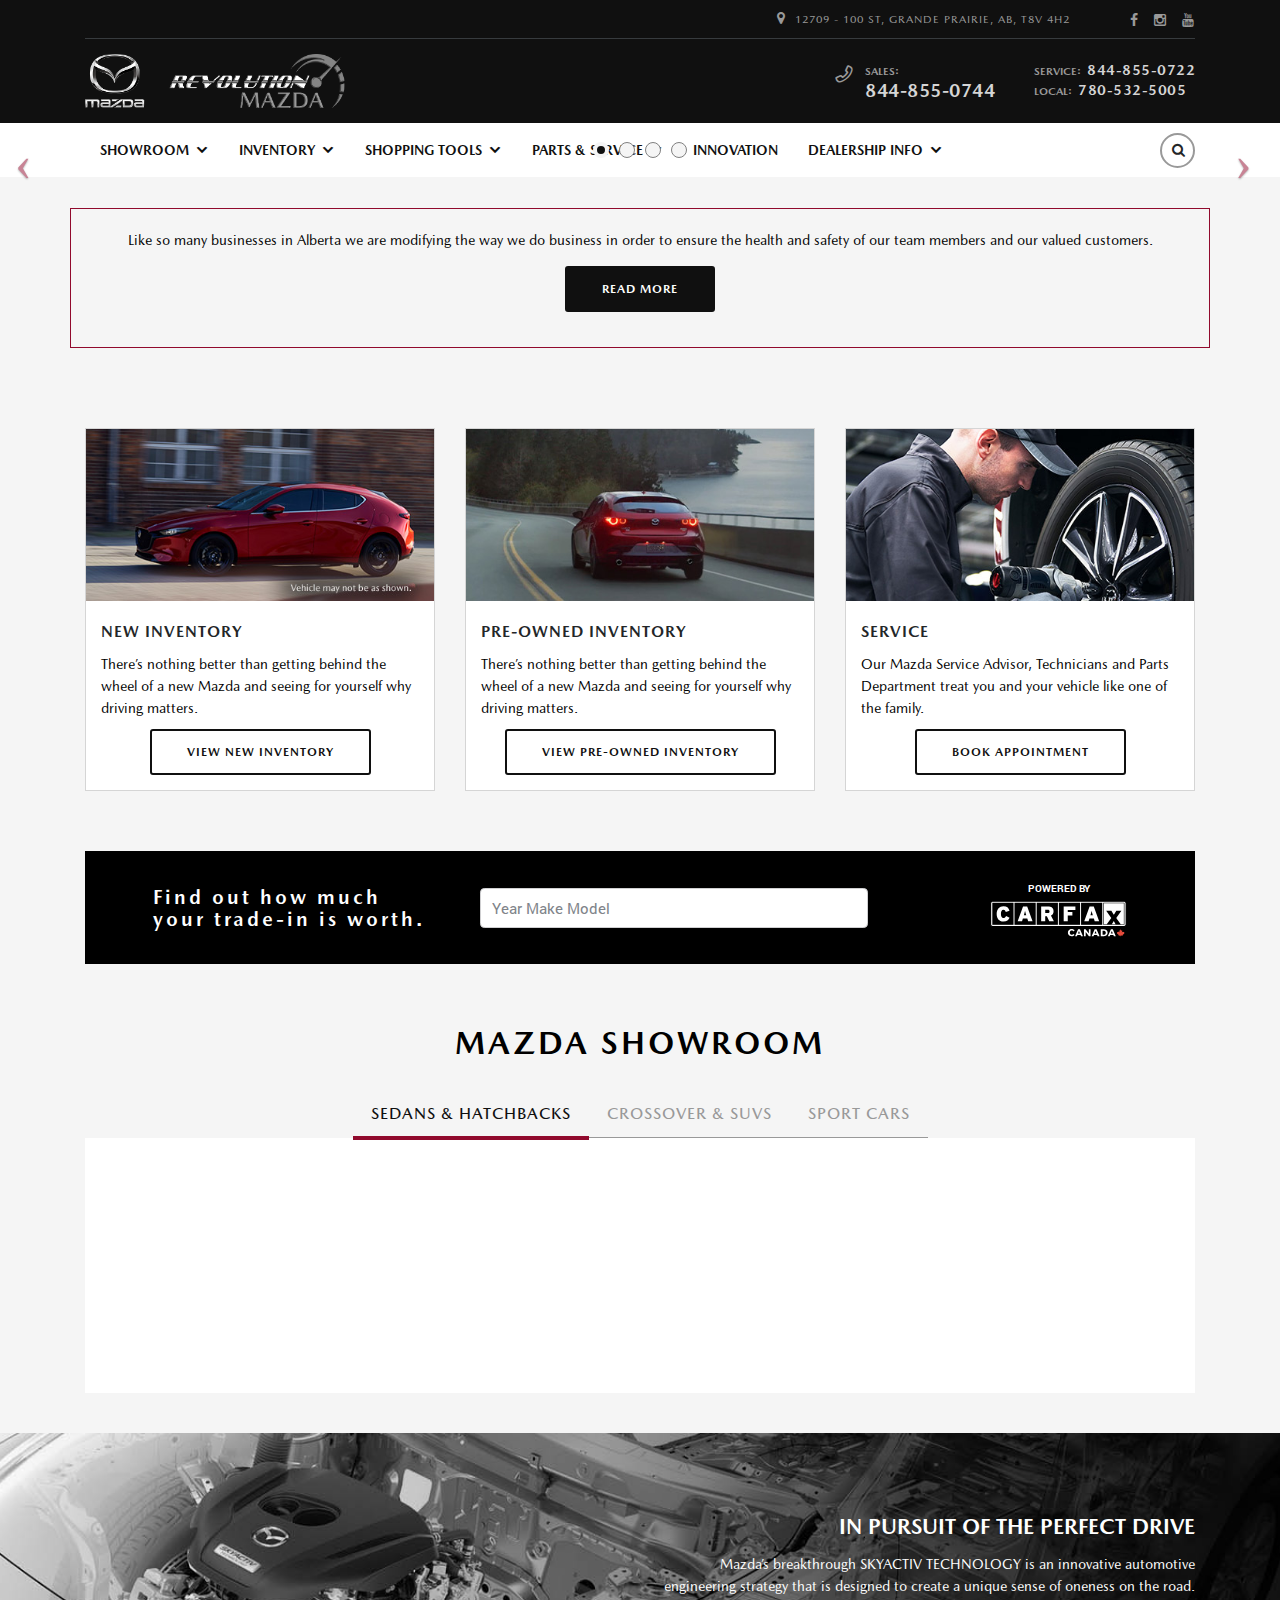
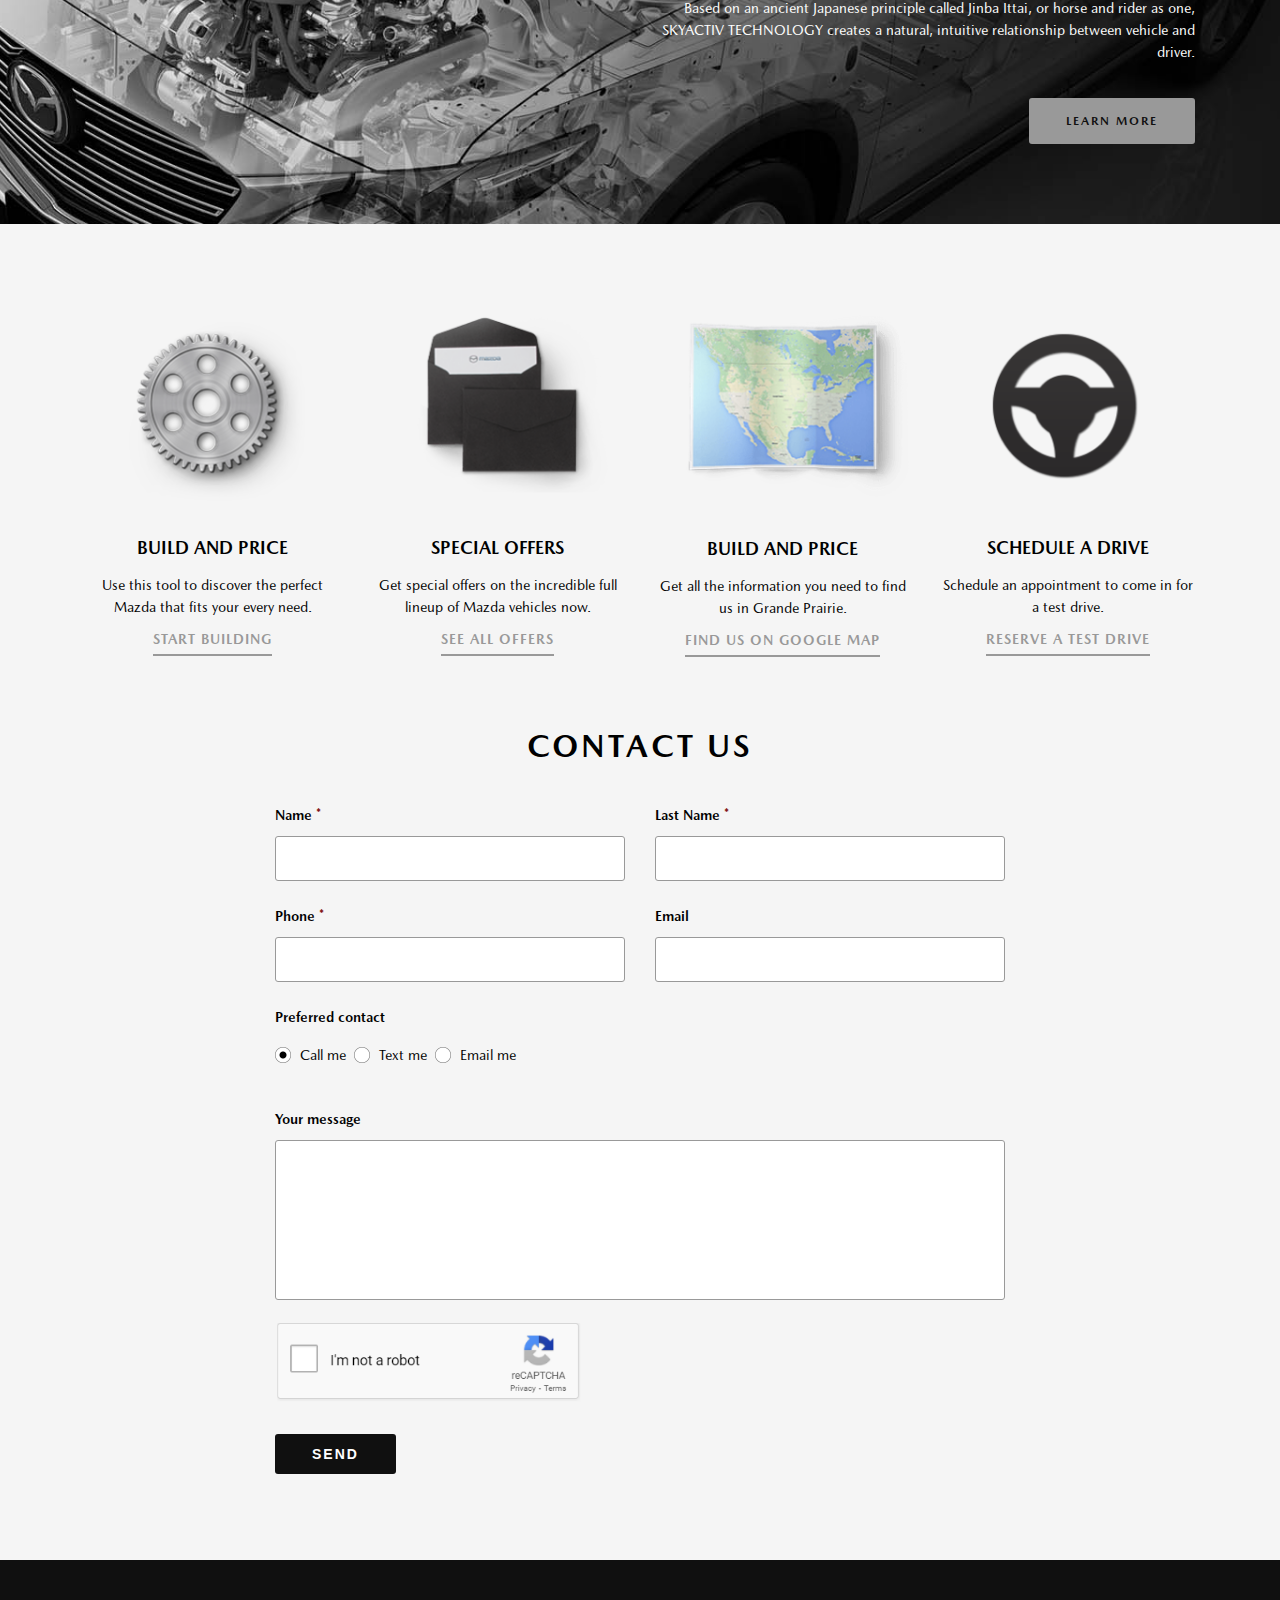
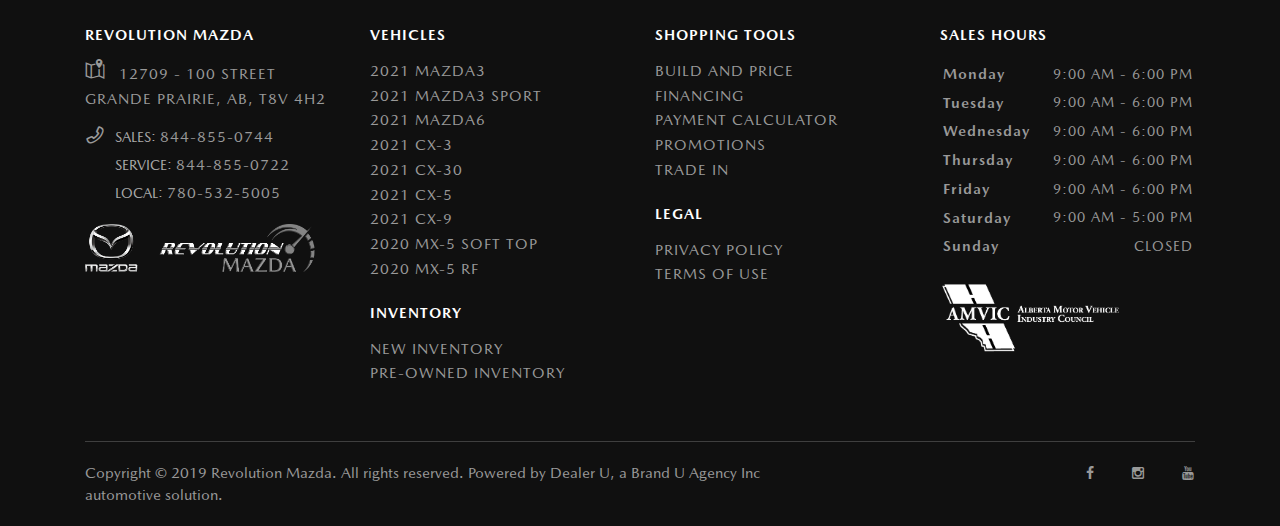
<file: index.html>
<!DOCTYPE html>
<!--[if lt IE 7]><html lang="ru" class="lt-ie9 lt-ie8 lt-ie7"><![endif]-->
<!--[if IE 7]><html lang="ru" class="lt-ie9 lt-ie8"><![endif]-->
<!--[if IE 8]><html lang="ru" class="lt-ie9"><![endif]-->
<!--[if gt IE 8]><!-->
<html lang="ru">
<!--<![endif]-->
<head>
	<meta charset="utf-8" />
	<title>Заголовок</title>
	<meta name="description" content="" />
	<meta http-equiv="X-UA-Compatible" content="IE=edge" />
	<meta name="viewport" content="width=device-width, initial-scale=1.0" />
	<link rel="shortcut icon" href="favicon.png" />
	<link rel="stylesheet" href="libs/bootstrap/bootstrap-grid.css" />
	<link rel="stylesheet" href="libs/font-awesome-4.2.0/css/font-awesome.min.css" />
	<link rel="stylesheet" href="libs/fancybox/jquery.fancybox.css" />
	<link rel="stylesheet" href="libs/slick-1.5.9/slick/slick.css" />
	<link rel="stylesheet" href="libs/slick-1.5.9/slick/slick-theme.css" />
	<link rel="stylesheet" href="css/fonts.css" />
	<link rel="stylesheet" href="css/main.css?ver=1.5" />
	<link rel="stylesheet" href="css/media.css?ver=1.5" />
</head>
<body>

	<div class="wrapper">

		<header class="header">
			<div class="container">
				<div class="header__top">
					<a href="http://maps.apple.com/?daddr=Revolution+Mazda" class="link-location" target="_blank"><i class="fa fa-map-marker"></i> 12709 - 100 St, Grande Prairie, AB, T8V 4H2</a>
					<ul class="social-list">
						<li>
							<a href="https://www.facebook.com/revolutionmazda/" target="_blank">
								<i class="fa fa-facebook"></i>
							</a>
						</li>
						<li>
							<a href="https://www.instagram.com/revolution.mazda/" target="_blank">
								<i class="fa fa-instagram"></i>
							</a>
						</li>
						<li>
							<a href="https://www.youtube.com/channel/UCLXh3qAfiQ4YuF3OXExVtvA" target="_blank">
								<i class="fa fa-youtube"></i>
							</a>
						</li>
					</ul>
				</div>
				<div class="header__bottom">
					<a href="#" class="logo">
						<img src="img/logo_revolution_mazda.png" alt="alt">
					</a>
					<div class="header__right">
						<div class="phone-item phone-item_icon">
							<div class="phone-item__label">Sales:</div>
							<div class="phone-item__number"><a href="tel:844-855-0744">844-855-0744</a></div>
						</div>
						<div>
							<div class="phone-item">
								<span class="phone-item__label">SERVICE:</span>
								<span class="phone-item__number"><a href="tel:844-855-0722">844-855-0722</a></span>
							</div>
							<div class="phone-item">
								<span class="phone-item__label">LOCAL:</span>
								<span class="phone-item__number"><a href="tel:780-532-5005">780-532-5005</a></span>
							</div>
						</div>
					</div>
					<a href="tel:18665675544" class="phone-mob"><i class="icon-phone"></i></a>
					<div class="sandwich">
						<span></span>
						<span></span>
						<span></span>
					</div>
				</div>
			</div>
		</header>

		<div class="nav">
			<div class="container">
				<div class="nav__wrap">
					<ul class="menu">
						<li class="menu__haschild menu__haschild_big">
							<a href="#">Showroom</a>
							<div class="menu-dropdown menu-dropdown_big">
								<div class="row">
									<div class="col-md-3 col-6">
										<a href="#" class="item-dropdown">
											<span class="item-dropdown__image">
												<img src="img/2021-mazda3_vehicle-flyout_444x254.ts_.2007301821040000.png" alt="alt">
											</span>
											<span class="item-dropdown__name">2021 MAZDA3</span>
											<span class="item-dropdown__text">Compact Sedan <br>$20,500</span>
										</a>
									</div>
									<div class="col-md-3 col-6">
										<a href="#" class="item-dropdown">
											<span class="item-dropdown__image">
												<img src="img/2021-mazda3-sport_vehicle-flyout_444x254.ts_.2007301815500000.png" alt="alt">
											</span>
											<span class="item-dropdown__name">2021 MAZDA3 SPORT</span>
											<span class="item-dropdown__text">Compact Hatch<br>$21,500</span>
										</a>
									</div>
									<div class="col-md-3 col-6">
										<a href="#" class="item-dropdown">
											<span class="item-dropdown__image">
												<img src="img/2020_mazda6.ts_.1911042112250000.png" alt="alt">
											</span>
											<span class="item-dropdown__name">2021 MAZDA6</span>
											<span class="item-dropdown__text">Mid-Size Sedan <br>$27,550</span>
										</a>
									</div>
									<div class="col-md-3 col-6">
										<a href="#" class="item-dropdown">
											<span class="item-dropdown__image">
												<img src="img/2020_cx-3.ts_.1911261705120000.png" alt="alt">
											</span>
											<span class="item-dropdown__name">2021 CX-3</span>
											<span class="item-dropdown__text">5-seat Compact SUV <br>$21,300</span>
										</a>
									</div>
									<div class="col-md-3 col-6">
										<a href="#" class="item-dropdown">
											<span class="item-dropdown__image">
												<img src="img/2021-cx-30_vehicle-flyout_444x254.ts_.2007311810190000.png" alt="alt">
											</span>
											<span class="item-dropdown__name">2021 CX-3</span>
											<span class="item-dropdown__text">5-seat Compact SUV <br>$21,300</span>
										</a>
									</div>
									<div class="col-md-3 col-6">
										<a href="#" class="item-dropdown">
											<span class="item-dropdown__image">
												<img src="img/2021-cx-5_vehicle-flyout_444x254.ts_.2007301953410000.png" alt="alt">
											</span>
											<span class="item-dropdown__name">2021 CX-3</span>
											<span class="item-dropdown__text">5-seat Compact SUV <br>$21,300</span>
										</a>
									</div>
									<div class="col-md-3 col-6">
										<a href="#" class="item-dropdown">
											<span class="item-dropdown__image">
												<img src="img/2020_cx-9.ts_.1910211727470000.png" alt="alt">
											</span>
											<span class="item-dropdown__name">2021 CX-3</span>
											<span class="item-dropdown__text">5-seat Compact SUV <br>$21,300</span>
										</a>
									</div>
									<div class="col-md-3 col-6">
										<a href="#" class="item-dropdown">
											<span class="item-dropdown__image">
												<img src="img/2020_mx5_st_flyout.ts_.2001162018440000.png" alt="alt">
											</span>
											<span class="item-dropdown__name">2021 CX-3</span>
											<span class="item-dropdown__text">5-seat Compact SUV <br>$21,300</span>
										</a>
									</div>
									<div class="col-md-3 col-6">
										<a href="#" class="item-dropdown">
											<span class="item-dropdown__image">
												<img src="img/2020_mx5_rf_flyout.ts_.2001162016290000.png" alt="alt">
											</span>
											<span class="item-dropdown__name">2021 CX-3</span>
											<span class="item-dropdown__text">5-seat Compact SUV <br>$21,300</span>
										</a>
									</div>
								</div>
							</div>
						</li>
						<li class="menu__haschild">
							<a href="#">Inventory</a>
							<div class="menu-dropdown">
								<ul class="menu-dropdown__list">
									<li><a href="#">New Inventory</a></li>
									<li><a href="#">Pre-Owned Inventory</a></li>
								</ul>
							</div>
						</li>
						<li class="menu__haschild">
							<a href="#">Shopping Tools</a>
							<div class="menu-dropdown">
								<ul class="menu-dropdown__list">
									<li><a href="#">Build and Price <i class="fa fa-external-link" aria-hidden="true"></i></a></li>
									<li><a href="#">Financing</a></li>
									<li><a href="#">Payment Calculator</a></li>
									<li><a href="#">Promotions & Programs</a></li>
									<li><a href="#">Test Drive</a></li>
									<li><a href="#">Trade In</a></li>
								</ul>
							</div>
						</li>
						<li class="menu__haschild">
							<a href="#">Parts & Service</a>
							<div class="menu-dropdown">
								<ul class="menu-dropdown__list">
									<li><a href="#">Accessories</a></li>
									<li><a href="#">Mazda Fitting Room</a></li>
									<li><a href="#">Parts</a></li>
									<li><a href="#">Service</a></li>
									<li><a href="#">Mazda Warranty</a></li>
								</ul>
							</div>
						</li>
						<li>
							<a href="#">Innovation</a>
						</li>
						<li class="menu__haschild">
							<a href="#">Dealership Info</a>
							<div class="menu-dropdown">
								<ul class="menu-dropdown__list">
									<li><a href="#">Blog</a></li>
									<li><a href="#">Contact Us</a></li>
									<li><a href="#">Meet Our Team</a></li>
								</ul>
							</div>
						</li>
					</ul>
					<a href="#search-modal" class="btn-search"><i class="stm-icon-search"></i></a>
				</div>
			</div>
		</div>

		<ul class="slider-billbord">
			<li>
				<a href="#" class="slider-billbord__item">
					<img width="1920" height="540" src="https://www.revolutionmazda.ca/wp-content/uploads/2021/01/AB_2020_m6_garage_en-1.jpg" class="attachment-full" alt="" loading="lazy" srcset="img/AB_2020_m6_garage_en-1.jpg 1920w, img/ROC_SM360_768x1000_Desktop_EN.jpg 768w, img/AB_2020_m6_garage_en-1-1536x432.jpg 1536w" sizes="(max-width: 1920px) 100vw, 1920px">
				</a>
			</li>
			<li>
				<a href="#" class="slider-billbord__item">
					<img width="1920" height="540" src="img/Test-Drive-Jan-2021_Revolution-Mazda-1920x540-1.jpg" class="attachment-full" alt="" loading="lazy" srcset="img/Test-Drive-Jan-2021_Revolution-Mazda-1920x540-1.jpg 1920w, img/Test-Drive-Jan-2021_Revolution-Mazda-900x900-1.jpg 768w, img/Test-Drive-Jan-2021_Revolution-Mazda-1920x540-1-1536x432.jpg 1536w" sizes="(max-width: 1920px) 100vw, 1920px">
				</a>
			</li>
			<li>
				<a href="#" class="slider-billbord__item">
					<img width="8000" height="2250" src="img/Website-Banners-mazda-01.png" class="attachment-full" alt="" loading="lazy" srcset="img/Website-Banners-mazda-01.png 8000w, img/mobile-Banners-mazda-01_Mobile-Banner.png 768w, img/Website-Banners-mazda-01-1536x432.png 1536w, img/Website-Banners-mazda-01-2048x576.png 2048w" sizes="(max-width: 8000px) 100vw, 8000px">
				</a>
			</li>
			<li>
				<a href="#" class="slider-billbord__item">
					<img width="1920" height="540" src="img/Trade-In-Banner-Revolution-Mazda-1920x540-1.jpg" class="attachment-full" alt="" loading="lazy" srcset="img/Trade-In-Banner-Revolution-Mazda-1920x540-1.jpg 1920w, img/Trade-In-Banner-Revolution-Mazda-1000x1000-1.jpg 768w, img/Trade-In-Banner-Revolution-Mazda-1920x540-1-1536x432.jpg 1536w, img/Trade-In-Banner-Revolution-Mazda-1920x540-1-900x253.jpg 900w" sizes="(max-width: 1920px) 100vw, 1920px">
				</a>
			</li>
		</ul>

		<div class="about-min">
			<div class="container">
				<div class="about-block">
					<p>Like so many businesses in Alberta we are modifying the way we do business in order to ensure the health and safety of our team members and our valued customers.</p>
					<a href="#" class="btn-main">Read More</a>
				</div>
			</div>
		</div>

		<div class="services">
			<div class="container">
				<div class="row">
					<div class="col-md-4">
						<div class="item-service">
							<div class="item-service__image">
								<img src="img/key-features_promo-1_450x222_en.ts.2008311800390000.jpg" alt="alt">
							</div>
							<div class="item-service__content">
								<a href="#" class="item-service__name">NEW INVENTORY</a>
								<p>There’s nothing better than getting behind the wheel of a new Mazda and seeing for yourself why driving matters.</p>
								<div class="item-service__bottom">
									<a href="#" class="btn-transparent">View New Inventory</a>
								</div>
							</div>
						</div>
					</div>
					<div class="col-md-4">
						<div class="item-service">
							<div class="item-service__image">
								<img src="img/key-features_promo-3_450x222.ts.2008311805040000.jpg" alt="alt">
							</div>
							<div class="item-service__content">
								<a href="#" class="item-service__name">PRE-OWNED INVENTORY</a>
								<p>There’s nothing better than getting behind the wheel of a new Mazda and seeing for yourself why driving matters.</p>
								<div class="item-service__bottom">
									<a href="#" class="btn-transparent">View Pre-Owned Inventory</a>
								</div>
							</div>
						</div>
					</div>
					<div class="col-md-4">
						<div class="item-service">
							<div class="item-service__image">
								<img src="img/partsservice_promo-3_technicians.ts.1910291853590000.jpg" alt="alt">
							</div>
							<div class="item-service__content">
								<a href="#" class="item-service__name">SERVICE</a>
								<p>Our Mazda Service Advisor, Technicians and Parts Department treat you and your vehicle like one of the family.</p>
								<div class="item-service__bottom">
									<a href="#" class="btn-transparent">Book Appointment</a>
								</div>
							</div>
						</div>
					</div>
				</div>
			</div>
		</div>

		<div class="worth">
			<div class="container">
				<div class="worth-block">
					<h2 class="worth-block__title">Find out how much <br>your trade-in is worth.</h2>
					<div class="year-input">
						<input type="text" placeholder="Year Make Model">
					</div>
					<div class="worth-block__right">
						<div class="worth-block__textlogo">POWERED BY</div>
						<img src="img/carfax-canada-logo-white.svg" alt="alt">
					</div>
				</div>
			</div>
		</div>

		<div class="showroom">
			<div class="container">
				<h2 class="title-section">MAZDA SHOWROOM</h2>
				<ul class="tabs">
					<li class="active"><a href="#tab1">SEDANS & HATCHBACKS</a></li>
					<li><a href="#tab2">CROSSOVER & SUVS</a></li>
					<li><a href="#tab3">SPORT CARS</a></li>
				</ul>
				<div class="tab-container">
					<div class="tab-pane" id="tab1">
						<div class="tab-mob">SEDANS & HATCHBACKS</div>
						<div class="tab-content">
							<div class="row">
								<div class="col-md-4">
									<div class="item-showroom">
										<a href="#" class="item-showroom__image">
											<img src="img/2019-m3s-gt-649x326.png" alt="alt">
										</a>
										<div class="item-showroom__title">MAZDA3</div>
									</div>
								</div>
								<div class="col-md-4">
									<div class="item-showroom">
										<a href="#" class="item-showroom__image">
											<img src="img/2019-m3h-gt-649x326.png" alt="alt">
										</a>
										<div class="item-showroom__title">MAZDA3 SPORT</div>
									</div>
								</div>
								<div class="col-md-4">
									<div class="item-showroom">
										<a href="#" class="item-showroom__image">
											<img src="img/2018-m6g-signature-649x326.png" alt="alt">
										</a>
										<div class="item-showroom__title">MAZDA6</div>
									</div>
								</div>
							</div>
						</div>
					</div>

					<div class="tab-pane" id="tab2">
						<div class="tab-mob">CROSSOVER & SUVS</div>
						<div class="tab-content">
							<div class="row">
							<div class="col-md-3">
								<div class="item-showroom">
									<a href="#" class="item-showroom__image">
										<img src="img/2019-cx3-gt-649x326.png" alt="alt">
									</a>
									<div class="item-showroom__title">CX-3</div>
								</div>
							</div>
							<div class="col-md-3">
								<div class="item-showroom">
									<a href="#" class="item-showroom__image">
										<img src="img/2019-cx5-signature-649x326.png" alt="alt">
									</a>
									<div class="item-showroom__title">CX-5</div>
								</div>
							</div>
							<div class="col-md-3">
								<div class="item-showroom">
									<a href="#" class="item-showroom__image">
										<img src="img/2019-cx9-signature-649x326.png" alt="alt">
									</a>
									<div class="item-showroom__title">CX-9</div>
								</div>
							</div>
							<div class="col-md-3">
								<div class="item-showroom">
									<a href="#" class="item-showroom__image">
										<img src="img/2020-cx30-gt.png" alt="alt">
									</a>
									<div class="item-showroom__title">CX-30</div>
								</div>
							</div>
						</div>
						</div>
						
					</div>
					<div class="tab-pane" id="tab3">
						<div class="tab-mob">SPORT CARS</div>
						<div class="tab-content">
							<div class="row">
							<div class="col-md-4">
								<div class="item-showroom">
									<a href="#" class="item-showroom__image">
										<img src="img/2019-mx5-gt-649x326.png" alt="alt">
									</a>
									<div class="item-showroom__title">MX-5 SOFT TOP</div>
								</div>
							</div>
							<div class="col-md-4">
								<div class="item-showroom">
									<a href="#" class="item-showroom__image">
										<img src="img/2019-mx5rf-gt-649x326.png" alt="alt">
									</a>
									<div class="item-showroom__title">MX-5 RF</div>
								</div>
							</div>
						</div>
						</div>
					</div>
				</div>
			</div>
		</div>

		<div class="banner">
			<div class="container">
				<div class="banner__wrap">
					<div class="banner__content">
						<h2 class="banner__title">IN PURSUIT OF THE PERFECT DRIVE</h2>
						<p>Mazda’s breakthrough SKYACTIV TECHNOLOGY is an innovative automotive engineering strategy that is designed to create a unique sense of oneness on the road. Based on an ancient Japanese principle called Jinba Ittai, or horse and rider as one, SKYACTIV TECHNOLOGY creates a natural, intuitive relationship between vehicle and driver.</p>
						<a href="#" class="btn-gray">Learn More</a>
					</div>
				</div>
			</div>
		</div>

		<div class="offers">
			<div class="container">
				<div class="row">
					<div class="col-md-3">
						<div class="item-offer">
							<div class="item-offer__image">
								<img src="img/build-icon-homepage-269x209.png" alt="alt">
							</div>
							<h3 class="item-offer__name">BUILD AND PRICE</h3>
							<p>Use this tool to discover the perfect Mazda that fits your every need.</p>
							<a href="#" class="link-gray">START BUILDING</a>
						</div>
					</div>
					<div class="col-md-3">
						<div class="item-offer">
							<div class="item-offer__image">
								<img src="img/special-offers_270x210-269x209.png" alt="alt">
							</div>
							<h3 class="item-offer__name">SPECIAL OFFERS</h3>
							<p>Get special offers on the incredible full lineup of Mazda vehicles now.</p>
							<a href="#" class="link-gray">SEE ALL OFFERS</a>
						</div>
					</div>
					<div class="col-md-3">
						<div class="item-offer">
							<div class="item-offer__image">
								<img src="img/finddealer-homepage-icon-272x212.png" alt="alt">
							</div>
							<h3 class="item-offer__name">BUILD AND PRICE</h3>
							<p>Get all the information you need to find us in Grande Prairie.</p>
							<a href="#" class="link-gray">FIND US ON GOOGLE MAP</a>
						</div>
					</div>
					<div class="col-md-3">
						<div class="item-offer">
							<div class="item-offer__image">
								<img src="img/reserve-a-test-drive-icon-269x209.png" alt="alt">
							</div>
							<h3 class="item-offer__name">SCHEDULE A DRIVE</h3>
							<p>Schedule an appointment to come in for a test drive.</p>
							<a href="#" class="link-gray">RESERVE A TEST DRIVE</a>
						</div>
					</div>
				</div>
			</div>
		</div>

		<div class="contacts">
			<div class="container">
				<h2 class="title-section">Contact Us</h2>
				<form>
					<div class="row">
						<div class="col-md-6">
							<div class="item-form">
								<div class="title-input">Name<span>*</span></div>
								<input type="text" required="required">
							</div>
						</div>
						<div class="col-md-6">
							<div class="item-form">
								<div class="title-input">Last Name<span>*</span></div>
								<input type="text" required="required">
							</div>
						</div>
						<div class="col-md-6">
							<div class="item-form">
								<div class="title-input">Phone<span>*</span></div>
								<input type="text" required="required" class="input-phone">
							</div>
						</div>
						<div class="col-md-6">
							<div class="item-form">
								<div class="title-input">Email</div>
								<input type="email">
							</div>
						</div>
						<div class="col-md-12">
							<div class="item-form">
								<div class="title-input">Preferred contact</div>
								<div class="line-radio">
									<div class="item-radio">
										<label>
											<input type="radio" name="radio1" checked="checked" />
											<span>Call me</span>
										</label>
									</div>
									<div class="item-radio">
										<label>
											<input type="radio" name="radio1" />
											<span>Text me</span>
										</label>
									</div>
									<div class="item-radio">
										<label>
											<input type="radio" name="radio1" />
											<span>Email me</span>
										</label>
									</div>
								</div>
							</div>
						</div>
						<div class="col-md-12">
							<div class="item-form">
								<div class="title-input">Your message</div>
								<textarea ></textarea>
							</div>
						</div>
					</div>
					<div class="capcha">
						<img src="img/capcha.png" alt="alt">
					</div>
					<button class="btn-black">Send</button>
				</form>
			</div>
		</div>

		<footer class="footer">
			<div class="container">
				<div class="row">
					<div class="col-md-3">
						<h6 class="title-footer">Revolution Mazda</h6>
						<p><p><i class="icon-map" aria-hidden="true"></i>&emsp;<a href="http://maps.apple.com/?daddr=Revolution+Mazda" target="_blank">12709 - 100 Street<br>
						Grande Prairie, AB, T8V 4H2</a></p></p>
						<div class="phones-footer">
							<i class="icon-phone" aria-hidden="true"></i>
							<div class="phones-footer__right">
								<div class="phones-footer__line">SALES: <a href="tel:18448550744">844-855-0744</a></div>
								<div class="phones-footer__line">SERVICE: <a href="tel:18448550722">844-855-0722</a></div>
								<div class="phones-footer__line">LOCAL: <a href="tel:7805325005">780-532-5005</a></div>
							</div>
						</div>
						<div class="footer__logo">
							<img src="img/logo_revolution_mazda.png" alt="alt">
						</div>
					</div>
					<div class="col-md-3">
						<h6 class="title-footer">VEHICLES</h6>
						<ul class="footer-list">
							<li><a href="#">2021 MAZDA3</a></li>
							<li><a href="#">2021 MAZDA3 SPORT</a></li>
							<li><a href="#">2021 MAZDA6</a></li>
							<li><a href="#">2021 CX-3</a></li>
							<li><a href="#">2021 CX-30</a></li>
							<li><a href="#">2021 CX-5</a></li>
							<li><a href="#">2021 CX-9</a></li>
							<li><a href="#">2020 MX-5 SOFT TOP</a></li>
							<li><a href="#">2020 MX-5 RF</a></li>
						</ul>
						<br>
						<h6 class="title-footer">INVENTORY</h6>
						<ul class="footer-list">
							<li><a href="#">NEW INVENTORY</a></li>
							<li><a href="#">PRE-OWNED INVENTORY</a></li>
						</ul>
					</div>
					<div class="col-md-3">
						<h6 class="title-footer">SHOPPING TOOLS</h6>
						<ul class="footer-list">
							<li><a href="#">BUILD AND PRICE</a></li>
							<li><a href="#">FINANCING</a></li>
							<li><a href="#">PAYMENT CALCULATOR</a></li>
							<li><a href="#">PROMOTIONS</a></li>
							<li><a href="#">TRADE IN</a></li>
						</ul>
						<br>
						<h6 class="title-footer">LEGAL</h6>
						<ul class="footer-list">
							<li><a href="#">PRIVACY POLICY</a></li>
							<li><a href="#">TERMS OF USE</a></li>
						</ul>
					</div>
					<div class="col-md-3">
						<h6 class="title-footer">SALES HOURS</h6>
						<table>
							<tbody>
								<tr>
									<th>Monday</th>
									<td>9:00 am - 6:00 pm</td>
								</tr>
								<tr>
									<th>Tuesday</th>
									<td>9:00 am - 6:00 pm</td>
								</tr>
								<tr>
									<th>Wednesday</th>
									<td>9:00 am - 6:00 pm</td>
								</tr>
								<tr>
									<th>Thursday</th>
									<td>9:00 am - 6:00 pm</td>
								</tr>
								<tr>
									<th>Friday</th>
									<td>9:00 am - 6:00 pm</td>
								</tr>
								<tr>
									<th>Saturday</th>
									<td>9:00 am - 5:00 pm</td>
								</tr>
								<tr>
									<th>Sunday</th>
									<td>Closed</td>
								</tr>
							</tbody>
						</table>
						<div class="footer_logoright">
							<img src="img/amvic-logo.png" alt="alt">
						</div>
					</div>
				</div>
				<div class="footer__bottom">
					<div class="row">
						<div class="col-sm-8">
							<p>Copyright © 2019 Revolution Mazda. All rights reserved. Powered by Dealer U, a Brand U Agency Inc automotive solution.</p>
						</div>
						<div class="col-sm-4">
							<ul class="social-list">
								<li>
									<a href="https://www.facebook.com/revolutionmazda/" target="_blank">
										<i class="fa fa-facebook"></i>
									</a>
								</li>
								<li>
									<a href="https://www.instagram.com/revolution.mazda/" target="_blank">
										<i class="fa fa-instagram"></i>
									</a>
								</li>
								<li>
									<a href="https://www.youtube.com/channel/UCLXh3qAfiQ4YuF3OXExVtvA" target="_blank">
										<i class="fa fa-youtube"></i>
									</a>
								</li>
							</ul>
						</div>
					</div>
				</div>
			</div>
		</footer>

	</div>

	<!--[if lt IE 9]>
	<script src="libs/html5shiv/es5-shim.min.js"></script>
	<script src="libs/html5shiv/html5shiv.min.js"></script>
	<script src="libs/html5shiv/html5shiv-printshiv.min.js"></script>
	<script src="libs/respond/respond.min.js"></script>
<![endif]-->
<script src="libs/jquery/jquery-1.11.1.min.js"></script>
<script src="libs/jquery-mousewheel/jquery.mousewheel.min.js"></script>
<script src="libs/fancybox/jquery.fancybox.pack.js"></script>
<script src="libs/slick-1.5.9/slick/slick.min.js"></script>
<script src="libs/scroll2id/PageScroll2id.min.js"></script>
<script src="libs/mask/jquery.maskedinput.js"></script>
<script src="libs/jQueryFormStyler-master/jquery.formstyler.min.js"></script>
<script src="js/common.js?ver=1.5"></script>
<!-- Yandex.Metrika counter --><!-- /Yandex.Metrika counter -->
<!-- Google Analytics counter --><!-- /Google Analytics counter -->
</body>
</html>
</file>
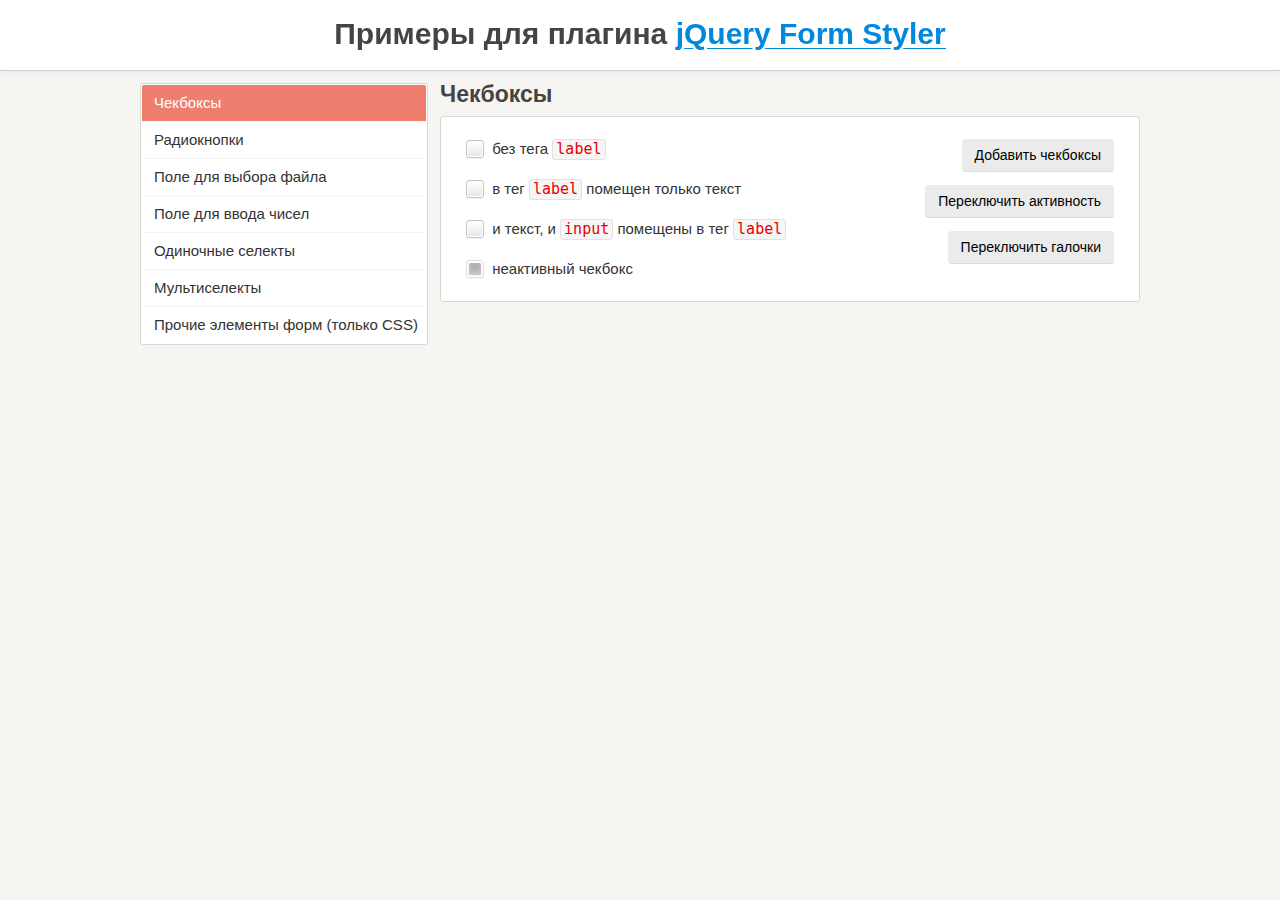
<file: libs/jQueryFormStyler-master/demo/index.html>
<!DOCTYPE html>
<html>
<head>
	<meta charset="utf-8" />
	<meta name="viewport" content="width=device-width, initial-scale=1.0" />
	<title>Примеры для плагина jQuery Form Styler</title>
	<link href="demo.css" rel="stylesheet" />
	<link href="../jquery.formstyler.css" rel="stylesheet" />
	<script src="http://ajax.googleapis.com/ajax/libs/jquery/1.11.3/jquery.min.js"></script>
	<script src="../jquery.formstyler.js"></script>
	<script>
		(function($) {
		$(function() {
			$('input, select').styler({
				selectSearch: true
			});
		});
		})(jQuery);
	</script>
	<script src="demo.js"></script>
</head>

<body>

<h1>Примеры для плагина <a href="http://dimox.name/jquery-form-styler/">jQuery Form Styler</a></h1>

<form method="post">
<div class="wrapper">

	<ul class="menu">
		<li class="current" data-hash="checkbox">Чекбоксы</li>
		<li data-hash="radio">Радиокнопки</li>
		<li data-hash="file">Поле для выбора файла</li>
		<li data-hash="number">Поле для ввода чисел</li>
		<li data-hash="select">Одиночные селекты</li>
		<li data-hash="multiselect">Мультиселекты</li>
		<li data-hash="css">Прочие элементы форм (только CSS)</li>
	</ul>

	<div class="content">

		<div class="box visible">
			<h2>Чекбоксы</h2>

			<div class="section lh">
				<div class="buttons">
					<button type="submit" class="button  add-checkbox">Добавить чекбоксы</button>
					<button type="submit" class="button  disable-input">Переключить активность</button>
					<button type="submit" class="button  check">Переключить галочки</button>
				</div>
				<input type="checkbox" /> без тега <code>label</code><br />
				<span id="r"><input type="checkbox" id="checkbox1" /></span> <label for="checkbox1"> в тег <code>label</code> помещен только текст</label><br />
				<label><input type="checkbox" /> и текст, и <code>input</code> помещены в тег <code>label</code></label><br />
				<label><input type="checkbox" disabled checked /> неактивный чекбокс</label>
			</div><!-- .section -->
		</div><!-- .box -->

		<div class="box">
			<h2>Радиокнопки</h2>

			<div class="section lh">
				<div class="buttons">
					<button type="submit" class="button  add-radio">Добавить радиокнопки</button>
					<button type="submit" class="button  disable-input">Переключить активность</button>
				</div>
				<input type="radio" name="radio" /> без тега <code>label</code><br />
				<input type="radio" name="radio" id="radio1" /> <label for="radio1"> в тег <code>label</code> помещен только текст</label><br />
				<label><input type="radio" name="radio" /> и текст, и <code>input</code> помещены в тег <code>label</code></label><br />
				<label><input type="radio" name="radio" disabled /> неактивная радиокнопка</label>
			</div><!-- .section -->
		</div><!-- .box -->

		<div class="box">
			<h2>Поле для выбора файла</h2>

			<div class="section">
				<div class="buttons">
					<button type="submit" class="button  add-file">Добавить поле</button>
					<button type="submit" class="button  disable-input">Переключить активность</button>
				</div>
				<input type="file" />
			</div><!-- .section -->
		</div><!-- .box -->

		<div class="box">
			<h2>Поле для ввода чисел</h2>

			<div class="section">
				<div class="buttons">
					<button type="submit" class="button  add-number">Добавить поле</button>
					<button type="submit" class="button  disable-input">Переключить активность</button>
				</div>
				<p>Поле без атрибутов.</p>
				<input type="number" />
			</div><!-- .section -->

			<div class="section">
				<p>Поле с атрибутами <code>min="0" max="100" step="5"</code>.</p>
				<input type="number" min="0" max="100" step="5" />
			</div><!-- .section -->

			<div class="section  number-plus-minus">
			<p>Другой вид переключателей.</p>
				<input type="number" />
			</div><!-- .section -->
		</div><!-- .box -->

		<div class="box">

			<h2>Одиночные селекты</h2>

			<p style="color: #43C617">По умолчанию ширина селекта на этой странице установлена 250 пикселей.</p>

			<div class="section">
				<div class="buttons">
					<button type="submit" class="button  add-select">Добавить селект</button>
					<button type="submit" class="button  add-options">Добавить пункты в список</button>
					<button type="submit" class="button  disable-select">Переключить активность селекта</button>
					<button type="submit" class="button  disable-options">Переключить активность пунктов</button>
				</div>
				<p><strong>Простой селект</strong> с несколькими пунктами, <br />один из них неактивный.</p>
				<select>
					<option>-- Выберите --</option>
					<option>Пункт 1</option>
					<option>Пункт 2</option>
					<option disabled>Пункт 3</option>
					<option>Пункт 4</option>
					<option>Пункт 5</option>
				</select>
			</div><!-- .section -->

			<div class="section">

				<p>Селект <strong>без заданной ширины</strong>, имеющий пункт <strong>с длинным текстом</strong>.</p>
				<select class="width-auto">
					<option>-- Выберите --</option>
					<option>Пункт 1</option>
					<option>Пункт 2</option>
					<option>Какой-то пункт с очень-очень-очень длинным-длинным-длинным текстом</option>
					<option>Пункт 4</option>
					<option>Пункт 5</option>
				</select>

				<br /><br />

				<p>Селект <strong>с шириной 200 пикселей</strong>, имеющий пункт <strong>с длинным текстом</strong>.</p>
				<select class="width-200">
					<option>-- Выберите --</option>
					<option>Пункт 1</option>
					<option>Пункт 2</option>
					<option>Какой-то пункт с очень-очень-очень длинным-длинным-длинным текстом</option>
					<option>Пункт 4</option>
					<option>Пункт 5</option>
				</select>

			</div><!-- .section -->

			<div class="section">

				<div class="sec maxheight">
					<p>Выпадающий список этого селекта <br /><strong>органичен по высоте</strong>.</p>
					<select>
						<option>-- Выберите --</option>
						<option>Пункт 1</option>
						<option>Пункт 2</option>
						<option>Пункт 3</option>
						<option>Пункт 4</option>
						<option>Пункт 5</option>
						<option>Пункт 6</option>
						<option>Пункт 7</option>
						<option>Пункт 8</option>
						<option>Пункт 9</option>
						<option>Пункт 10</option>
						<option>Пункт 11</option>
						<option>Пункт 12</option>
						<option>Пункт 13</option>
						<option>Пункт 14</option>
						<option>Пункт 15</option>
						<option>Пункт 16</option>
						<option>Пункт 17</option>
						<option>Пункт 18</option>
						<option>Пункт 19</option>
						<option>Пункт 20</option>
						<option>Пункт 21</option>
						<option>Пункт 22</option>
						<option>Пункт 23</option>
						<option>Пункт 24</option>
						<option>Пункт 25</option>
						<option>Пункт 26</option>
						<option>Пункт 27</option>
						<option>Пункт 28</option>
						<option>Пункт 29</option>
						<option>Пункт 30</option>
					</select>
				</div><!-- .sec -->

				<div class="sec">
					<p>Селект <strong>с длинным списком</strong>, не ограниченным максимальной высотой.</p>
					<select>
						<option>-- Выберите --</option>
						<option>Пункт 1</option>
						<option>Пункт 2</option>
						<option>Пункт 3</option>
						<option>Пункт 4</option>
						<option>Пункт 5</option>
						<option>Пункт 6</option>
						<option>Пункт 7</option>
						<option>Пункт 8</option>
						<option>Пункт 9</option>
						<option>Пункт 10</option>
						<option>Пункт 11</option>
						<option>Пункт 12</option>
						<option>Пункт 13</option>
						<option>Пункт 14</option>
						<option>Пункт 15</option>
						<option>Пункт 16</option>
						<option>Пункт 17</option>
						<option>Пункт 18</option>
						<option>Пункт 19</option>
						<option>Пункт 20</option>
						<option>Пункт 21</option>
						<option>Пункт 22</option>
						<option>Пункт 23</option>
						<option>Пункт 24</option>
						<option>Пункт 25</option>
						<option>Пункт 26</option>
						<option>Пункт 27</option>
						<option>Пункт 28</option>
						<option>Пункт 29</option>
						<option>Пункт 30</option>
						<option>Пункт 31</option>
						<option>Пункт 32</option>
						<option>Пункт 33</option>
						<option>Пункт 34</option>
						<option>Пункт 35</option>
						<option>Пункт 36</option>
						<option>Пункт 37</option>
						<option>Пункт 38</option>
						<option>Пункт 39</option>
						<option>Пункт 40</option>
						<option>Пункт 41</option>
						<option>Пункт 42</option>
						<option>Пункт 43</option>
						<option>Пункт 44</option>
						<option>Пункт 45</option>
						<option>Пункт 46</option>
						<option>Пункт 47</option>
						<option>Пункт 48</option>
						<option>Пункт 49</option>
						<option>Пункт 50</option>
						<option>Пункт 51</option>
						<option>Пункт 52</option>
						<option>Пункт 53</option>
						<option>Пункт 54</option>
						<option>Пункт 55</option>
						<option>Пункт 56</option>
						<option>Пункт 57</option>
						<option>Пункт 58</option>
						<option>Пункт 59</option>
						<option>Пункт 60</option>
						<option>Пункт 61</option>
						<option>Пункт 62</option>
						<option>Пункт 63</option>
						<option>Пункт 64</option>
						<option>Пункт 65</option>
						<option>Пункт 66</option>
						<option>Пункт 67</option>
						<option>Пункт 68</option>
						<option>Пункт 69</option>
						<option>Пункт 70</option>
						<option>Пункт 71</option>
						<option>Пункт 72</option>
						<option>Пункт 73</option>
						<option>Пункт 74</option>
						<option>Пункт 75</option>
						<option>Пункт 76</option>
						<option>Пункт 77</option>
						<option>Пункт 78</option>
						<option>Пункт 79</option>
						<option>Пункт 80</option>
						<option>Пункт 81</option>
						<option>Пункт 82</option>
						<option>Пункт 83</option>
						<option>Пункт 84</option>
						<option>Пункт 85</option>
						<option>Пункт 86</option>
						<option>Пункт 87</option>
						<option>Пункт 88</option>
						<option>Пункт 89</option>
						<option>Пункт 90</option>
						<option>Пункт 91</option>
						<option>Пункт 92</option>
						<option>Пункт 93</option>
						<option>Пункт 94</option>
						<option>Пункт 95</option>
						<option>Пункт 96</option>
						<option>Пункт 97</option>
						<option>Пункт 98</option>
						<option>Пункт 99</option>
						<option>Пункт 100</option>
					</select>
				</div><!-- .sec -->

			</div><!-- .section -->

			<div class="section">

				<div class="sec">
					<p>Проверяем, правильное ли значение передается при изменении. У оригинального селекта прописано: <code>onchange="alert(this.value)"</code>.</p>
					<select onchange="alert(this.value)">
						<option>-- Выберите --</option>
						<option>Пункт 1</option>
						<option>Пункт 2</option>
						<option>Пункт 3</option>
						<option>Пункт 4</option>
						<option>Пункт 5</option>
					</select>
				</div><!-- .sec -->

				<div class="sec">
					<p>Селект <strong>с замещающим текстом</strong> (placeholder). Текст "-- Выберите --" задан не через тег <code>option</code>, а через атрибут <code>data-placeholder</code>.</p>
					<select data-placeholder="-- Выберите --">
						<option label="-"></option>
						<option>Пункт 1</option>
						<option>Пункт 2</option>
						<option>Пункт 3</option>
						<option>Пункт 4</option>
						<option>Пункт 5</option>
					</select>
				</div><!-- .sec -->

			</div><!-- .section -->

			<div class="section">

				<div class="sec">
					<p>Селект <strong>с группировкой пунктов</strong> <br />(используется тег <code>optgroup</code>), один из них неактивный.</p>
					<select>
						<option>-- Выберите --</option>
						<optgroup label="Группа 1">
							<option>Пункт 1.1</option>
							<option>Пункт 1.2</option>
							<option>Пункт 1.3</option>
						</optgroup>
						<optgroup label="Группа 2">
							<option>Пункт 2.1</option>
							<option disabled>Пункт 2.2</option>
							<option>Пункт 2.3</option>
						</optgroup>
					</select>
				</div><!-- .sec -->

				<div class="sec">
					<p>Селект с выделением групп <strong>разными цветами</strong> (указаны классы <code>.color1</code> и <code>.color2</code> для <code>optgroup</code>).</p>
					<select>
						<option>-- Выберите --</option>
						<optgroup label="Группа 1" class="color1">
							<option>Пункт 1.1</option>
							<option>Пункт 1.2</option>
							<option>Пункт 1.3</option>
						</optgroup>
						<optgroup label="Группа 2" class="color2">
							<option>Пункт 2.1</option>
							<option>Пункт 2.2</option>
							<option>Пункт 2.3</option>
						</optgroup>
					</select>
				</div><!-- .sec -->

			</div><!-- .section -->

			<div class="section">

				<div class="sec showChanged">
					<p>Показываем, что селект изменен, используя класс <code>.changed</code> (появляется зеленая обводка).</p>
					<select>
						<option>-- Выберите --</option>
						<option>Пункт 1</option>
						<option>Пункт 2</option>
						<option>Пункт 3</option>
						<option>Пункт 4</option>
						<option>Пункт 5</option>
					</select>
				</div><!-- .sec -->

				<div class="sec lang">
					<p>Класс, указаннный для <code>option</code>, передается свернутом селекту, благодаря чему мы в нем видим флаг.</p>
					<select>
						<option>-- Выберите язык --</option>
						<option class="lang-en">Английский</option>
						<option class="lang-es">Испанский</option>
						<option class="lang-de">Немецкий</option>
						<option class="lang-ru">Русский</option>
						<option class="lang-fr">Французский</option>
					</select>
				</div><!-- .sec -->

			</div><!-- .section -->

			<br /><br /><br /><br /><br /><br /><br /><br /><br /><br />

		</div><!-- .box -->

		<div class="box">

			<h2>Мультиселекты</h2>

			<div class="section">
				<div class="buttons">
					<button type="submit" class="button  add-select  multiple">Добавить селект</button>
					<button type="submit" class="button  add-options">Добавить пункты в список</button>
					<button type="submit" class="button  disable-select">Переключить активность селекта</button>
					<button type="submit" class="button  disable-options">Переключить активность пунктов</button>
				</div>
				<p><strong>Мультиселект</strong>, один из пунктов неактивный, <br />параметр <code>size</code> не указан.</p>
				<select multiple>
					<option>-- Выберите --</option>
					<option>Пункт 1</option>
					<option>Пункт 2</option>
					<option disabled>Пункт 3</option>
					<option>Пункт 4</option>
					<option>Пункт 5</option>
				</select>
			</div><!-- .section -->

			<div class="section">
				<p>Мультиселект <strong>с параметром</strong> <code>size</code> <strong>равным</strong> <code>6</code> и <strong>с заданной шириной</strong> (400 пикселей).</p>
				<select multiple size="6" class="width-400">
					<option>-- Выберите один или несколько пунктов --</option>
					<option>Пункт 1</option>
					<option>Пункт 2</option>
					<option>Пункт 3</option>
					<option>Пункт 4</option>
					<option>Пункт 5</option>
				</select>
			</div><!-- .section -->

			<div class="section">

				<div class="sec">
					<p>Мультиселект <strong>с группировкой пунктов</strong> (используется тег <code>optgroup</code>), один из них неактивный.</p>
					<select multiple size="9">
						<option>-- Выберите --</option>
						<optgroup label="Группа 1">
							<option>Пункт 1.1</option>
							<option>Пункт 1.2</option>
							<option>Пункт 1.3</option>
						</optgroup>
						<optgroup label="Группа 2">
							<option>Пункт 2.1</option>
							<option disabled>Пункт 2.2</option>
							<option>Пункт 2.3</option>
						</optgroup>
					</select>
				</div><!-- .sec -->

				<div class="sec">
					<p>Мультиселект с выделением групп <strong>разными цветами</strong> (указаны классы <code>.color1</code> и <code>.color2</code> для <code>optgroup</code>).</p>
					<select multiple size="9">
						<option>-- Выберите --</option>
						<optgroup label="Группа 1" class="color1">
							<option>Пункт 1.1</option>
							<option>Пункт 1.2</option>
							<option>Пункт 1.3</option>
						</optgroup>
						<optgroup label="Группа 2" class="color2">
							<option>Пункт 2.1</option>
							<option>Пункт 2.2</option>
							<option>Пункт 2.3</option>
						</optgroup>
					</select>
				</div><!-- .sec -->

			</div><!-- .section -->

		</div><!-- .box -->

		<div class="box">

			<h2>Прочие элементы форм (только CSS)</h2>

			<div class="section css">
				<p>Стилизация данных элементов <strong>не требует наличия плагина</strong>.</p>

				<input class="styler" type="text" size="60" placeholder="Однострочное текстовое поле..." /> <code>&lt;input type="text"></code>

				<input class="styler" type="password" size="60" placeholder="Поле для ввода пароля..." /> <code>&lt;input type="password"></code>

				<textarea class="styler" cols="60" rows="5" placeholder="Многострочное текстовое поле..."></textarea> <code>&lt;textarea>&lt;/textarea></code><br />

				<input class="styler" type="button" value="Кнопка" /> <code>&lt;input type="button"></code><br />

				<button class="styler" type="submit">Кнопка</button> <code>&lt;button>&lt;/button></code><br />

				<input class="styler" type="reset" value="Сброс" /> <code>&lt;input type="reset"></code><br />

				<input class="styler" type="button" value="Кнопка неактивная" disabled /> <code>&lt;input type="button" disabled></code><br />
				<button class="styler" type="submit" disabled>Кнопка неактивная</button> <code>&lt;button disabled>&lt;/button></code>

			</div><!-- .section -->

		</div><!-- .box -->

	</div><!-- .content -->

</div><!-- .wrapper -->
</form>

</body>
</html>
</file>
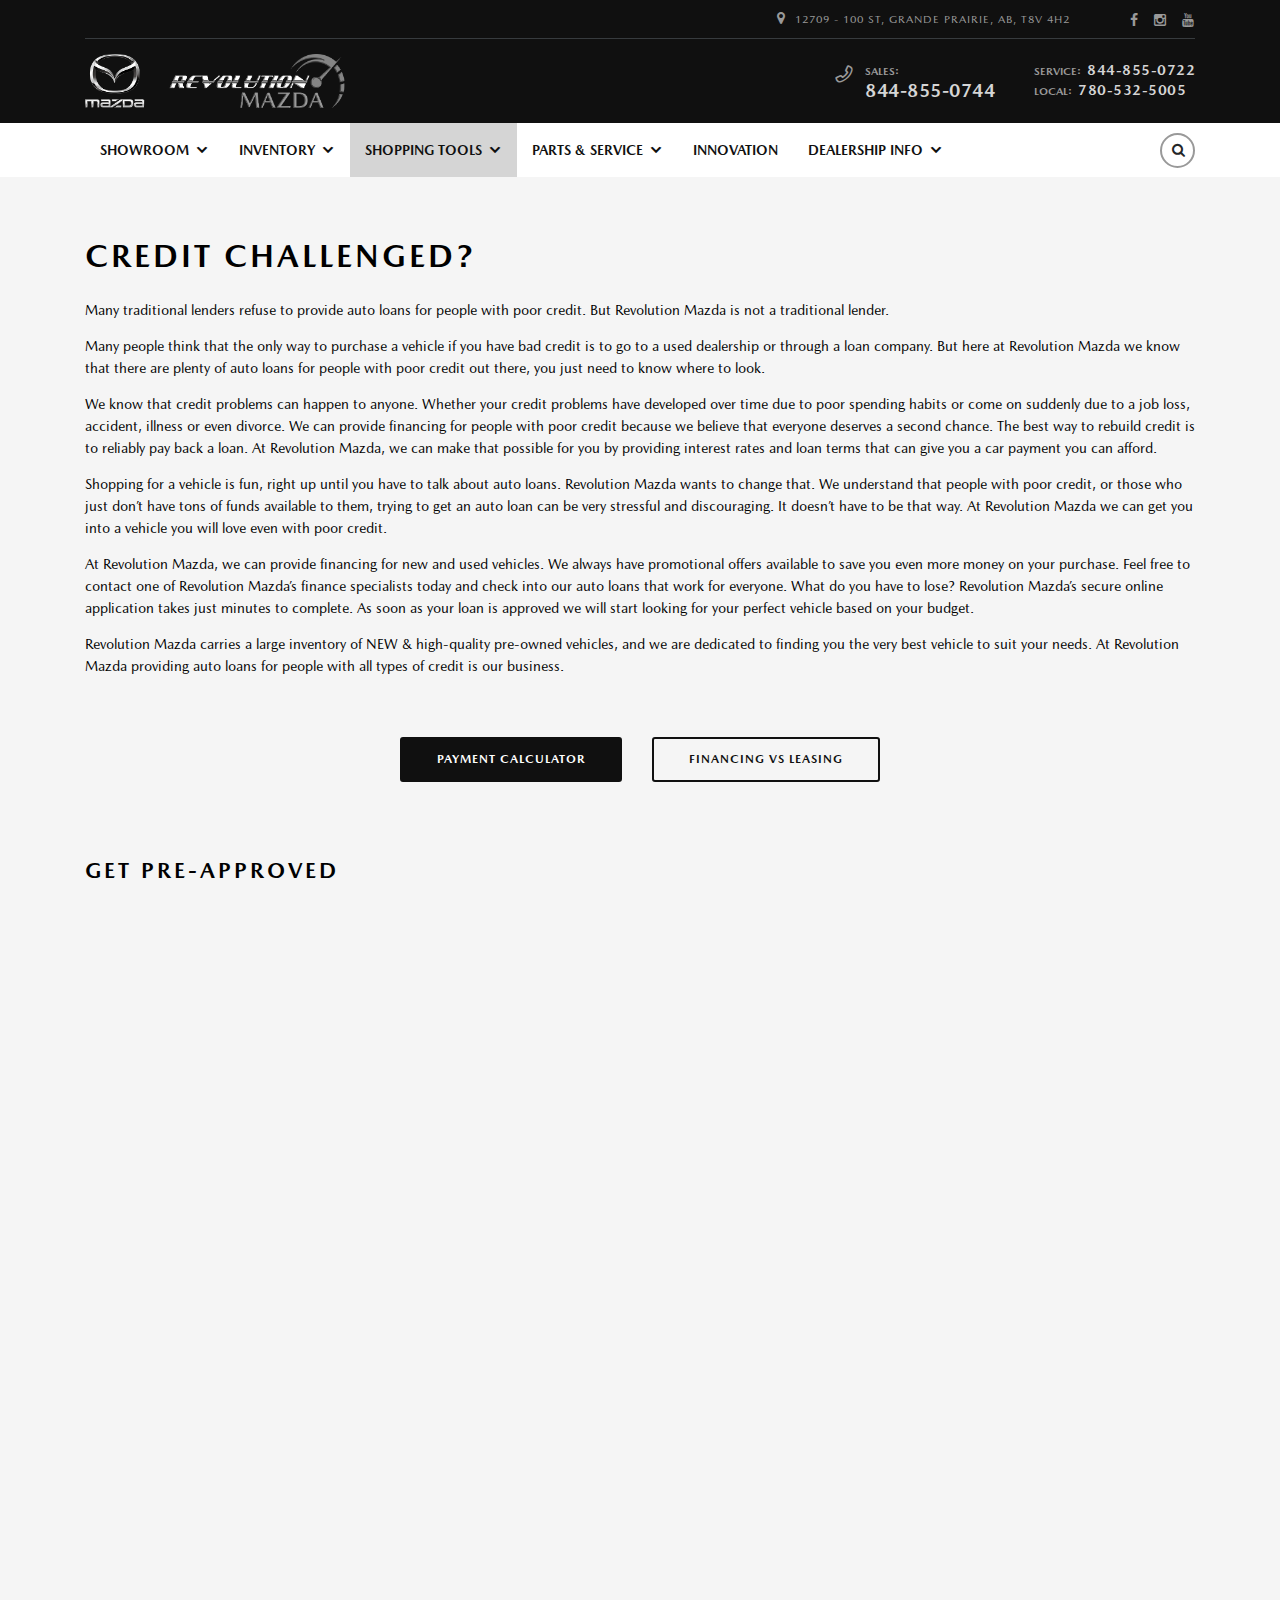
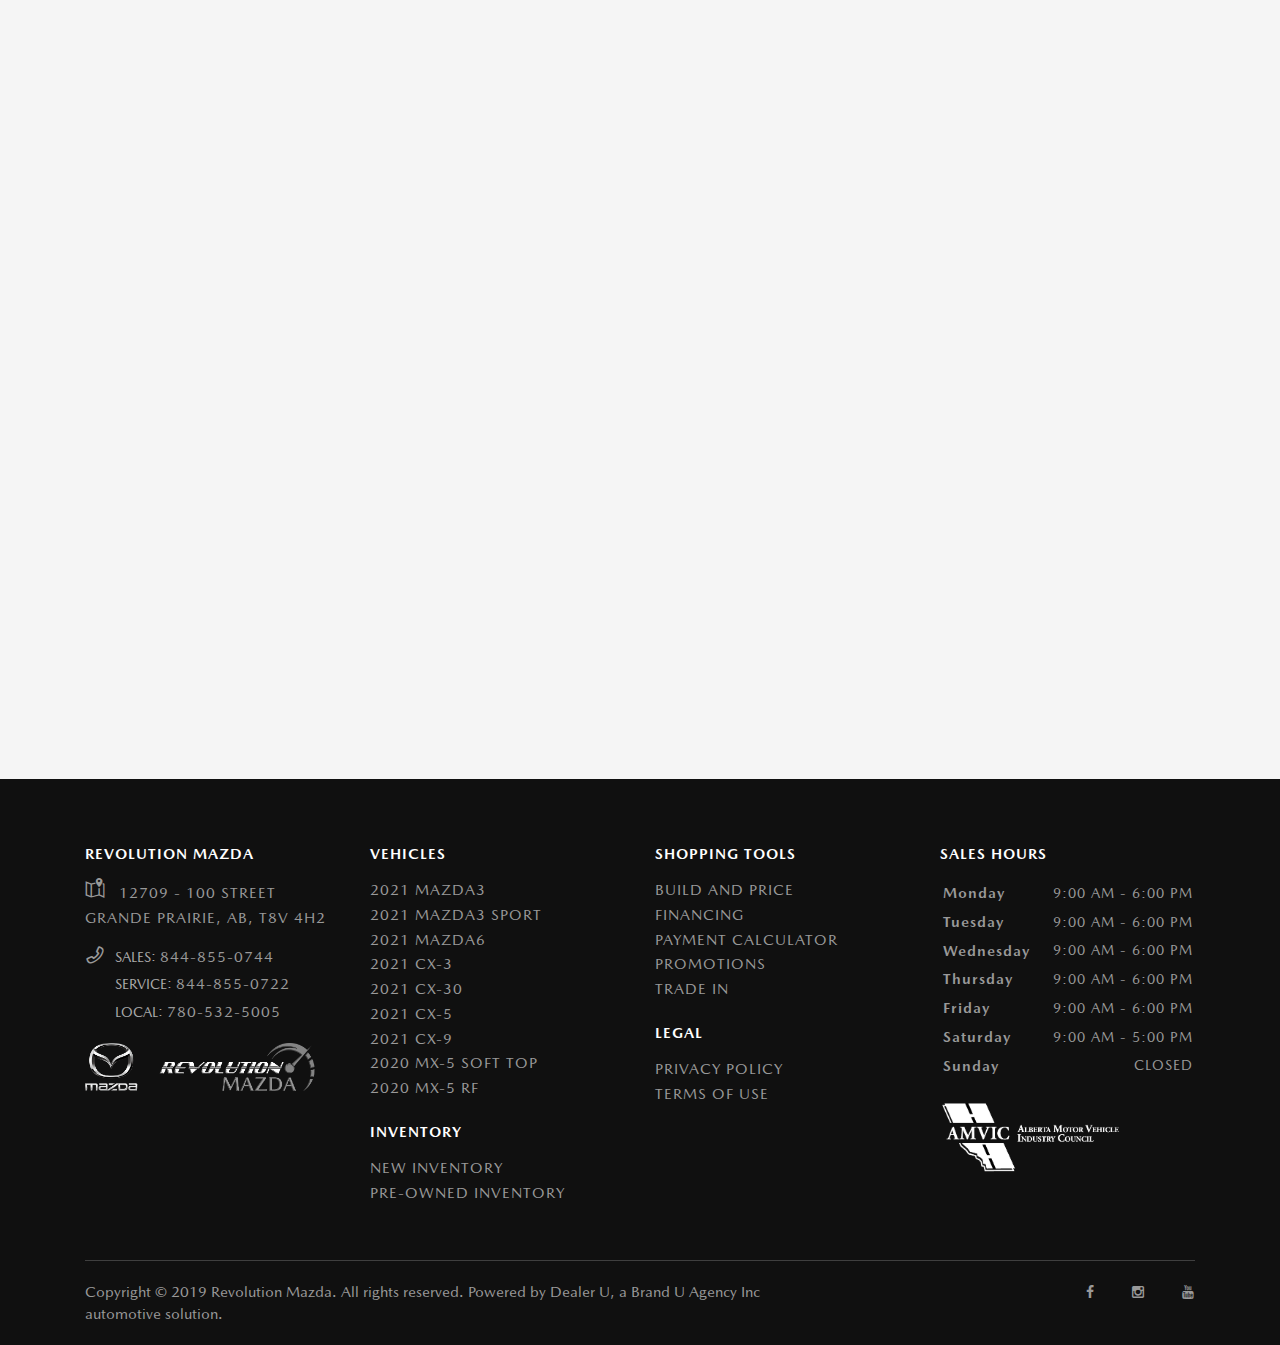
<file: credit-challenged.html>
<!DOCTYPE html>
<!--[if lt IE 7]><html lang="ru" class="lt-ie9 lt-ie8 lt-ie7"><![endif]-->
<!--[if IE 7]><html lang="ru" class="lt-ie9 lt-ie8"><![endif]-->
<!--[if IE 8]><html lang="ru" class="lt-ie9"><![endif]-->
<!--[if gt IE 8]><!-->
<html lang="ru">
<!--<![endif]-->
<head>
	<meta charset="utf-8" />
	<title>Заголовок</title>
	<meta name="description" content="" />
	<meta http-equiv="X-UA-Compatible" content="IE=edge" />
	<meta name="viewport" content="width=device-width, initial-scale=1.0" />
	<link rel="shortcut icon" href="favicon.png" />
	<link rel="stylesheet" href="libs/bootstrap/bootstrap-grid.css" />
	<link rel="stylesheet" href="libs/font-awesome-4.2.0/css/font-awesome.min.css" />
	<link rel="stylesheet" href="css/fonts.css" />
	<link rel="stylesheet" href="css/main.css?ver=1.10" />
	<link rel="stylesheet" href="css/media.css?ver=1.10" />
</head>
<body>

	<div class="wrapper">

		<header class="header">
			<div class="container">
				<div class="header__top">
					<a href="http://maps.apple.com/?daddr=Revolution+Mazda" class="link-location" target="_blank"><i class="fa fa-map-marker"></i> 12709 - 100 St, Grande Prairie, AB, T8V 4H2</a>
					<ul class="social-list">
						<li>
							<a href="https://www.facebook.com/revolutionmazda/" target="_blank">
								<i class="fa fa-facebook"></i>
							</a>
						</li>
						<li>
							<a href="https://www.instagram.com/revolution.mazda/" target="_blank">
								<i class="fa fa-instagram"></i>
							</a>
						</li>
						<li>
							<a href="https://www.youtube.com/channel/UCLXh3qAfiQ4YuF3OXExVtvA" target="_blank">
								<i class="fa fa-youtube"></i>
							</a>
						</li>
					</ul>
				</div>
				<div class="header__bottom">
					<a href="#" class="logo">
						<img src="img/logo_revolution_mazda.png" alt="alt">
					</a>
					<div class="header__right">
						<div class="phone-item phone-item_icon">
							<div class="phone-item__label">Sales:</div>
							<div class="phone-item__number"><a href="tel:844-855-0744">844-855-0744</a></div>
						</div>
						<div>
							<div class="phone-item">
								<span class="phone-item__label">SERVICE:</span>
								<span class="phone-item__number"><a href="tel:844-855-0722">844-855-0722</a></span>
							</div>
							<div class="phone-item">
								<span class="phone-item__label">LOCAL:</span>
								<span class="phone-item__number"><a href="tel:780-532-5005">780-532-5005</a></span>
							</div>
						</div>
					</div>
					<a href="tel:18665675544" class="phone-mob"><i class="icon-phone"></i></a>
					<div class="sandwich">
						<span></span>
						<span></span>
						<span></span>
					</div>
				</div>
			</div>
		</header>

		<div class="nav">
			<div class="container">
				<div class="nav__wrap">
					<ul class="menu">
						<li class="menu__haschild menu__haschild_big">
							<a href="#">Showroom</a>
							<div class="menu-dropdown menu-dropdown_big">
								<div class="row">
									<div class="col-md-3 col-6">
										<a href="#" class="item-dropdown">
											<span class="item-dropdown__image">
												<img src="img/2021-mazda3_vehicle-flyout_444x254.ts_.2007301821040000.png" alt="alt">
											</span>
											<span class="item-dropdown__name">2021 MAZDA3</span>
											<span class="item-dropdown__text">Compact Sedan <br>$20,500</span>
										</a>
									</div>
									<div class="col-md-3 col-6">
										<a href="#" class="item-dropdown">
											<span class="item-dropdown__image">
												<img src="img/2021-mazda3-sport_vehicle-flyout_444x254.ts_.2007301815500000.png" alt="alt">
											</span>
											<span class="item-dropdown__name">2021 MAZDA3 SPORT</span>
											<span class="item-dropdown__text">Compact Hatch<br>$21,500</span>
										</a>
									</div>
									<div class="col-md-3 col-6">
										<a href="#" class="item-dropdown">
											<span class="item-dropdown__image">
												<img src="img/2020_mazda6.ts_.1911042112250000.png" alt="alt">
											</span>
											<span class="item-dropdown__name">2021 MAZDA6</span>
											<span class="item-dropdown__text">Mid-Size Sedan <br>$27,550</span>
										</a>
									</div>
									<div class="col-md-3 col-6">
										<a href="#" class="item-dropdown">
											<span class="item-dropdown__image">
												<img src="img/2020_cx-3.ts_.1911261705120000.png" alt="alt">
											</span>
											<span class="item-dropdown__name">2021 CX-3</span>
											<span class="item-dropdown__text">5-seat Compact SUV <br>$21,300</span>
										</a>
									</div>
									<div class="col-md-3 col-6">
										<a href="#" class="item-dropdown">
											<span class="item-dropdown__image">
												<img src="img/2021-cx-30_vehicle-flyout_444x254.ts_.2007311810190000.png" alt="alt">
											</span>
											<span class="item-dropdown__name">2021 CX-3</span>
											<span class="item-dropdown__text">5-seat Compact SUV <br>$21,300</span>
										</a>
									</div>
									<div class="col-md-3 col-6">
										<a href="#" class="item-dropdown">
											<span class="item-dropdown__image">
												<img src="img/2021-cx-5_vehicle-flyout_444x254.ts_.2007301953410000.png" alt="alt">
											</span>
											<span class="item-dropdown__name">2021 CX-3</span>
											<span class="item-dropdown__text">5-seat Compact SUV <br>$21,300</span>
										</a>
									</div>
									<div class="col-md-3 col-6">
										<a href="#" class="item-dropdown">
											<span class="item-dropdown__image">
												<img src="img/2020_cx-9.ts_.1910211727470000.png" alt="alt">
											</span>
											<span class="item-dropdown__name">2021 CX-3</span>
											<span class="item-dropdown__text">5-seat Compact SUV <br>$21,300</span>
										</a>
									</div>
									<div class="col-md-3 col-6">
										<a href="#" class="item-dropdown">
											<span class="item-dropdown__image">
												<img src="img/2020_mx5_st_flyout.ts_.2001162018440000.png" alt="alt">
											</span>
											<span class="item-dropdown__name">2021 CX-3</span>
											<span class="item-dropdown__text">5-seat Compact SUV <br>$21,300</span>
										</a>
									</div>
									<div class="col-md-3 col-6">
										<a href="#" class="item-dropdown">
											<span class="item-dropdown__image">
												<img src="img/2020_mx5_rf_flyout.ts_.2001162016290000.png" alt="alt">
											</span>
											<span class="item-dropdown__name">2021 CX-3</span>
											<span class="item-dropdown__text">5-seat Compact SUV <br>$21,300</span>
										</a>
									</div>
								</div>
							</div>
						</li>
						<li class="menu__haschild">
							<a href="#">Inventory</a>
							<div class="menu-dropdown">
								<ul class="menu-dropdown__list">
									<li><a href="#">New Inventory</a></li>
									<li><a href="#">Pre-Owned Inventory</a></li>
								</ul>
							</div>
						</li>
						<li class="menu__haschild active">
							<a href="#">Shopping Tools</a>
							<div class="menu-dropdown">
								<ul class="menu-dropdown__list">
									<li><a href="#">Build and Price <i class="fa fa-external-link" aria-hidden="true"></i></a></li>
									<li><a href="#">Financing</a></li>
									<li><a href="#">Payment Calculator</a></li>
									<li><a href="#">Promotions & Programs</a></li>
									<li><a href="#">Test Drive</a></li>
									<li><a href="#">Trade In</a></li>
								</ul>
							</div>
						</li>
						<li class="menu__haschild">
							<a href="#">Parts & Service</a>
							<div class="menu-dropdown">
								<ul class="menu-dropdown__list">
									<li><a href="#">Accessories</a></li>
									<li><a href="#">Mazda Fitting Room</a></li>
									<li><a href="#">Parts</a></li>
									<li><a href="#">Service</a></li>
									<li><a href="#">Mazda Warranty</a></li>
								</ul>
							</div>
						</li>
						<li>
							<a href="#">Innovation</a>
						</li>
						<li class="menu__haschild">
							<a href="#">Dealership Info</a>
							<div class="menu-dropdown">
								<ul class="menu-dropdown__list">
									<li><a href="#">Blog</a></li>
									<li><a href="#">Contact Us</a></li>
									<li><a href="#">Meet Our Team</a></li>
								</ul>
							</div>
						</li>
					</ul>
					<a href="#search-modal" class="btn-search"><i class="stm-icon-search"></i></a>
				</div>
			</div>
		</div>

		<div class="financing financing_payment">
			<div class="container">
				<h1 class="title-section">CREDIT CHALLENGED?</h1>
				<p>Many traditional lenders refuse to provide auto loans for people with poor credit. But Revolution Mazda is not a traditional lender.</p>
				<p>Many people think that the only way to purchase a vehicle if you have bad credit is to go to a used dealership or through a loan company. But here at Revolution Mazda we know that there are plenty of auto loans for people with poor credit out there, you just need to know where to look.</p>
				<p>We know that credit problems can happen to anyone. Whether your credit problems have developed over time due to poor spending habits or come on suddenly due to a job loss, accident, illness or even divorce. We can provide financing for people with poor credit because we believe that everyone deserves a second chance. The best way to rebuild credit is to reliably pay back a loan. At Revolution Mazda, we can make that possible for you by providing interest rates and loan terms that can give you a car payment you can afford.</p>
				<p>Shopping for a vehicle is fun, right up until you have to talk about auto loans. Revolution Mazda wants to change that. We understand that people with poor credit, or those who just don’t have tons of funds available to them, trying to get an auto loan can be very stressful and discouraging. It doesn’t have to be that way. At Revolution Mazda we can get you into a vehicle you will love even with poor credit.</p>
				<p>At Revolution Mazda, we can provide financing for new and used vehicles. We always have promotional offers available to save you even more money on your purchase. Feel free to contact one of Revolution Mazda’s finance specialists today and check into our auto loans that work for everyone. What do you have to lose? Revolution Mazda’s secure online application takes just minutes to complete. As soon as your loan is approved we will start looking for your perfect vehicle based on your budget.</p>
				<p>Revolution Mazda carries a large inventory of NEW & high-quality pre-owned vehicles, and we are dedicated to finding you the very best vehicle to suit your needs. At Revolution Mazda providing auto loans for people with all types of credit is our business.</p>
				<ul class="links-tabs">
					<li class="active">
						<a href="payment-calculator.html">Payment Calculator</a>
					</li>
					<li>
						<a href="financing.html#financing_leasing">Financing VS Leasing</a>
					</li>
				</ul>
				<div class="financing-preapproval">
					<div class="title-middle" id="get_pre_approved">GET PRE-APPROVED</div>
					<iframe frameborder="0" style="width:100%; height:1400px;" src="https://creditonline.dealertrack.ca/Web/Default.aspx?Token=cc2ea8e0-82bc-4911-a6bf-48e5f26b5f88&amp;Lang=en" scrolling="auto"></iframe>
				</div>
			</div>
		</div>

		<footer class="footer">
			<div class="container">
				<div class="row">
					<div class="col-md-3">
						<h6 class="title-footer">Revolution Mazda</h6>
						<p><p><i class="icon-map" aria-hidden="true"></i>&emsp;<a href="http://maps.apple.com/?daddr=Revolution+Mazda" target="_blank">12709 - 100 Street<br>
						Grande Prairie, AB, T8V 4H2</a></p></p>
						<div class="phones-footer">
							<i class="icon-phone" aria-hidden="true"></i>
							<div class="phones-footer__right">
								<div class="phones-footer__line">SALES: <a href="tel:18448550744">844-855-0744</a></div>
								<div class="phones-footer__line">SERVICE: <a href="tel:18448550722">844-855-0722</a></div>
								<div class="phones-footer__line">LOCAL: <a href="tel:7805325005">780-532-5005</a></div>
							</div>
						</div>
						<div class="footer__logo">
							<img src="img/logo_revolution_mazda.png" alt="alt">
						</div>
					</div>
					<div class="col-md-3">
						<h6 class="title-footer">VEHICLES</h6>
						<ul class="footer-list">
							<li><a href="#">2021 MAZDA3</a></li>
							<li><a href="#">2021 MAZDA3 SPORT</a></li>
							<li><a href="#">2021 MAZDA6</a></li>
							<li><a href="#">2021 CX-3</a></li>
							<li><a href="#">2021 CX-30</a></li>
							<li><a href="#">2021 CX-5</a></li>
							<li><a href="#">2021 CX-9</a></li>
							<li><a href="#">2020 MX-5 SOFT TOP</a></li>
							<li><a href="#">2020 MX-5 RF</a></li>
						</ul>
						<br>
						<h6 class="title-footer">INVENTORY</h6>
						<ul class="footer-list">
							<li><a href="#">NEW INVENTORY</a></li>
							<li><a href="#">PRE-OWNED INVENTORY</a></li>
						</ul>
					</div>
					<div class="col-md-3">
						<h6 class="title-footer">SHOPPING TOOLS</h6>
						<ul class="footer-list">
							<li><a href="#">BUILD AND PRICE</a></li>
							<li><a href="#">FINANCING</a></li>
							<li><a href="#">PAYMENT CALCULATOR</a></li>
							<li><a href="#">PROMOTIONS</a></li>
							<li><a href="#">TRADE IN</a></li>
						</ul>
						<br>
						<h6 class="title-footer">LEGAL</h6>
						<ul class="footer-list">
							<li><a href="#">PRIVACY POLICY</a></li>
							<li><a href="#">TERMS OF USE</a></li>
						</ul>
					</div>
					<div class="col-md-3">
						<h6 class="title-footer">SALES HOURS</h6>
						<table>
							<tbody>
								<tr>
									<th>Monday</th>
									<td>9:00 am - 6:00 pm</td>
								</tr>
								<tr>
									<th>Tuesday</th>
									<td>9:00 am - 6:00 pm</td>
								</tr>
								<tr>
									<th>Wednesday</th>
									<td>9:00 am - 6:00 pm</td>
								</tr>
								<tr>
									<th>Thursday</th>
									<td>9:00 am - 6:00 pm</td>
								</tr>
								<tr>
									<th>Friday</th>
									<td>9:00 am - 6:00 pm</td>
								</tr>
								<tr>
									<th>Saturday</th>
									<td>9:00 am - 5:00 pm</td>
								</tr>
								<tr>
									<th>Sunday</th>
									<td>Closed</td>
								</tr>
							</tbody>
						</table>
						<div class="footer_logoright">
							<img src="img/amvic-logo.png" alt="alt">
						</div>
					</div>
				</div>
				<div class="footer__bottom">
					<div class="row">
						<div class="col-sm-8">
							<p>Copyright © 2019 Revolution Mazda. All rights reserved. Powered by Dealer U, a Brand U Agency Inc automotive solution.</p>
						</div>
						<div class="col-sm-4">
							<ul class="social-list">
								<li>
									<a href="https://www.facebook.com/revolutionmazda/" target="_blank">
										<i class="fa fa-facebook"></i>
									</a>
								</li>
								<li>
									<a href="https://www.instagram.com/revolution.mazda/" target="_blank">
										<i class="fa fa-instagram"></i>
									</a>
								</li>
								<li>
									<a href="https://www.youtube.com/channel/UCLXh3qAfiQ4YuF3OXExVtvA" target="_blank">
										<i class="fa fa-youtube"></i>
									</a>
								</li>
							</ul>
						</div>
					</div>
				</div>
			</div>
		</footer>

	</div>

	<!--[if lt IE 9]>
	<script src="libs/html5shiv/es5-shim.min.js"></script>
	<script src="libs/html5shiv/html5shiv.min.js"></script>
	<script src="libs/html5shiv/html5shiv-printshiv.min.js"></script>
	<script src="libs/respond/respond.min.js"></script>
<![endif]-->

<!-- Yandex.Metrika counter --><!-- /Yandex.Metrika counter -->
<!-- Google Analytics counter --><!-- /Google Analytics counter -->
</body>
</html>
</file>
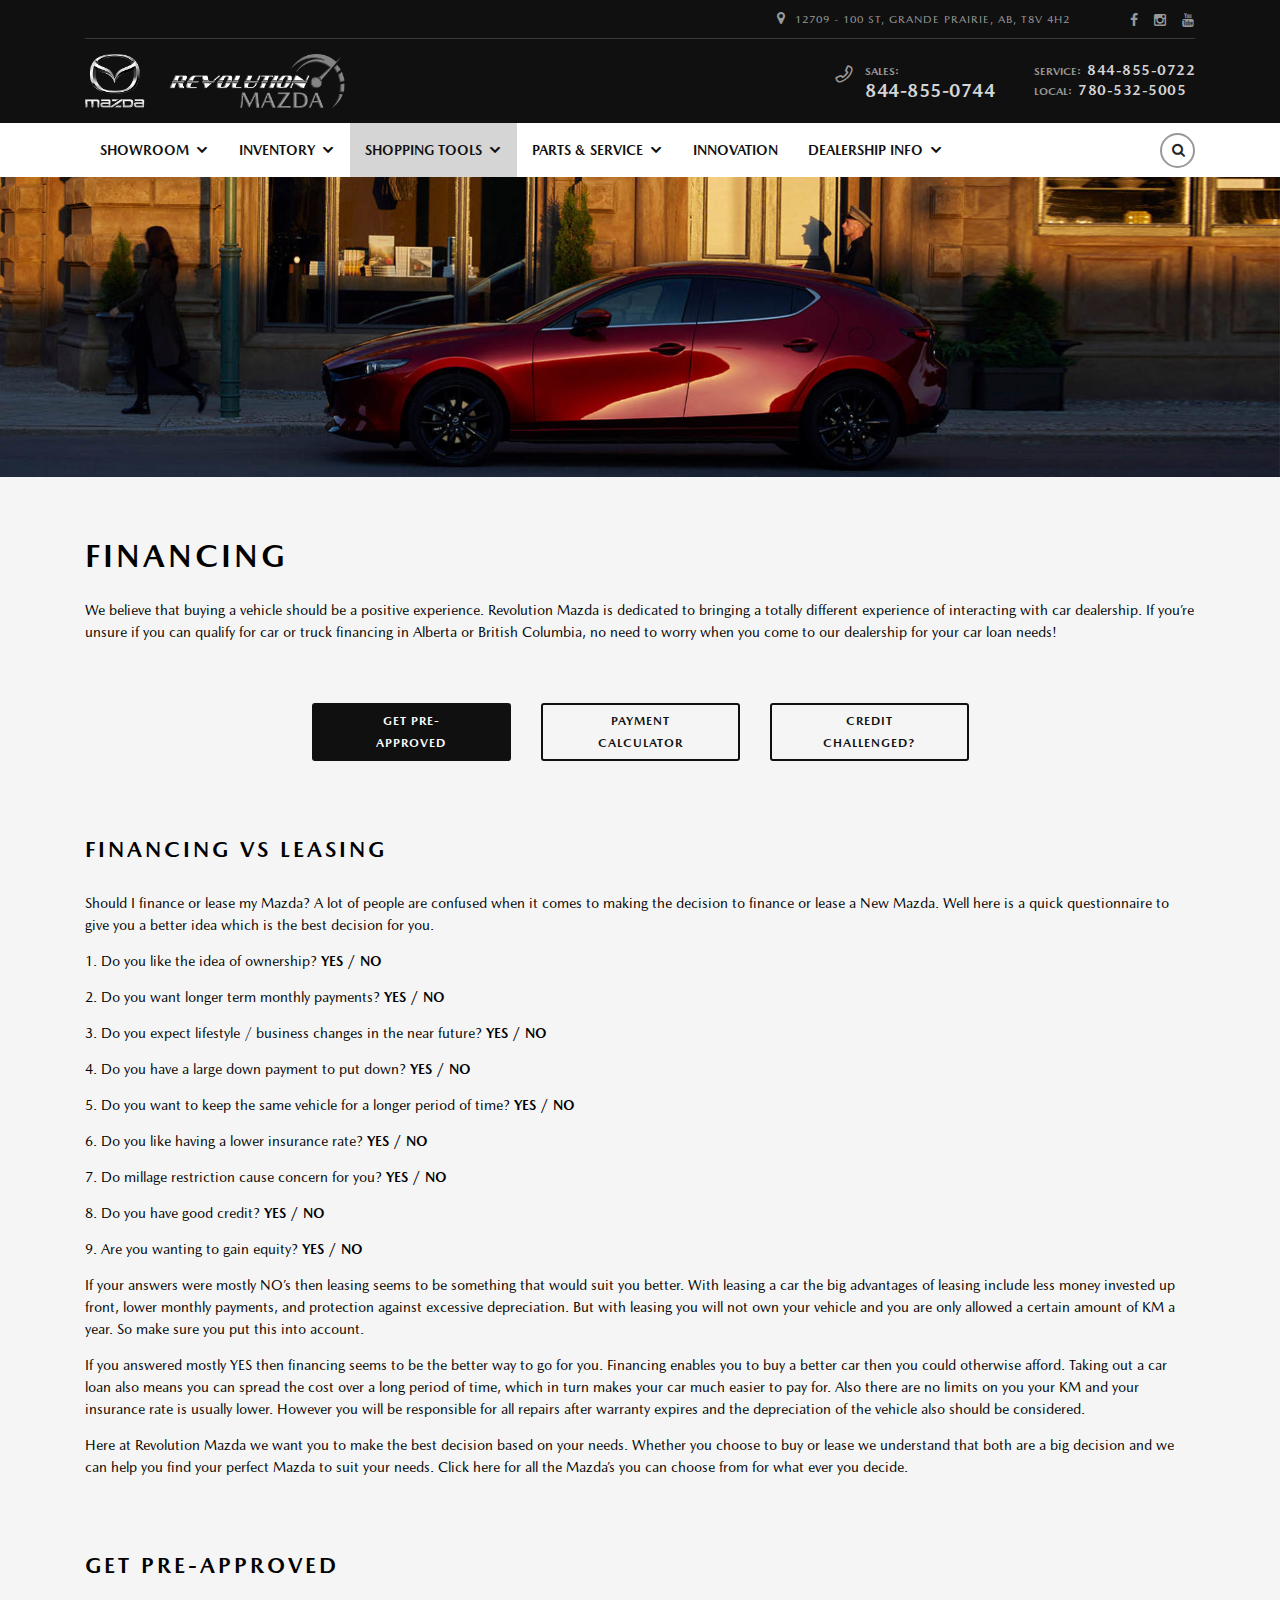
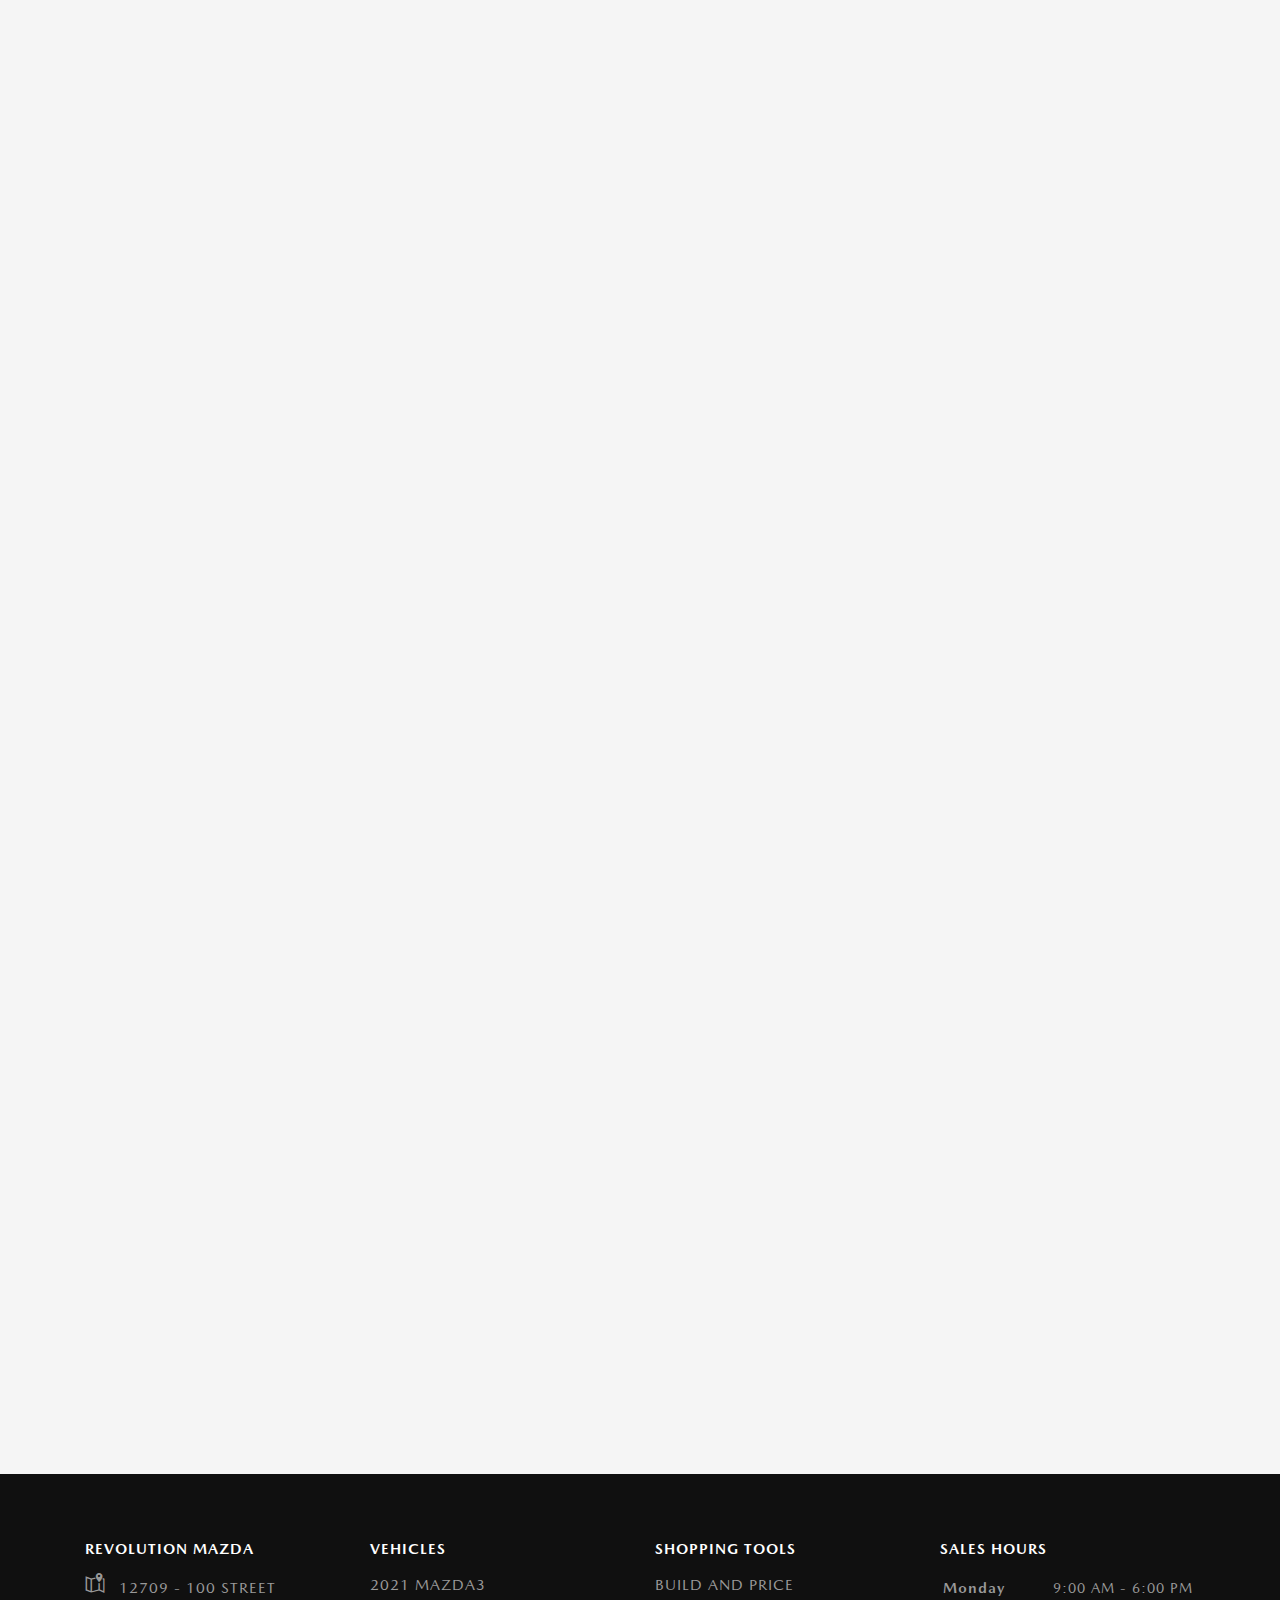
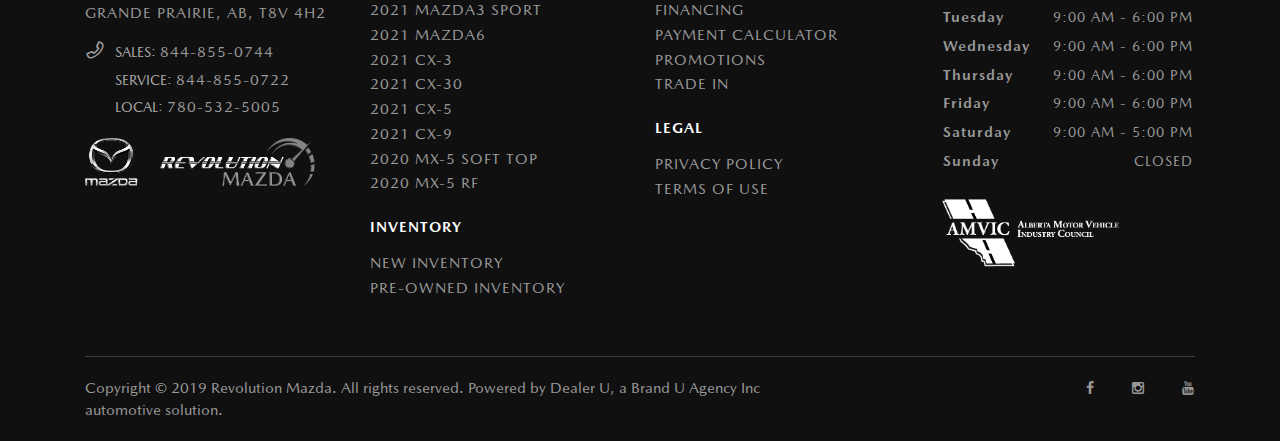
<file: financing.html>
<!DOCTYPE html>
<!--[if lt IE 7]><html lang="ru" class="lt-ie9 lt-ie8 lt-ie7"><![endif]-->
<!--[if IE 7]><html lang="ru" class="lt-ie9 lt-ie8"><![endif]-->
<!--[if IE 8]><html lang="ru" class="lt-ie9"><![endif]-->
<!--[if gt IE 8]><!-->
<html lang="ru">
<!--<![endif]-->
<head>
	<meta charset="utf-8" />
	<title>Заголовок</title>
	<meta name="description" content="" />
	<meta http-equiv="X-UA-Compatible" content="IE=edge" />
	<meta name="viewport" content="width=device-width, initial-scale=1.0" />
	<link rel="shortcut icon" href="favicon.png" />
	<link rel="stylesheet" href="libs/bootstrap/bootstrap-grid.css" />
	<link rel="stylesheet" href="libs/font-awesome-4.2.0/css/font-awesome.min.css" />
	<link rel="stylesheet" href="css/fonts.css" />
	<link rel="stylesheet" href="css/main.css?ver=1.8" />
	<link rel="stylesheet" href="css/media.css?ver=1.8" />
</head>
<body>

	<div class="wrapper">

		<header class="header">
			<div class="container">
				<div class="header__top">
					<a href="http://maps.apple.com/?daddr=Revolution+Mazda" class="link-location" target="_blank"><i class="fa fa-map-marker"></i> 12709 - 100 St, Grande Prairie, AB, T8V 4H2</a>
					<ul class="social-list">
						<li>
							<a href="https://www.facebook.com/revolutionmazda/" target="_blank">
								<i class="fa fa-facebook"></i>
							</a>
						</li>
						<li>
							<a href="https://www.instagram.com/revolution.mazda/" target="_blank">
								<i class="fa fa-instagram"></i>
							</a>
						</li>
						<li>
							<a href="https://www.youtube.com/channel/UCLXh3qAfiQ4YuF3OXExVtvA" target="_blank">
								<i class="fa fa-youtube"></i>
							</a>
						</li>
					</ul>
				</div>
				<div class="header__bottom">
					<a href="#" class="logo">
						<img src="img/logo_revolution_mazda.png" alt="alt">
					</a>
					<div class="header__right">
						<div class="phone-item phone-item_icon">
							<div class="phone-item__label">Sales:</div>
							<div class="phone-item__number"><a href="tel:844-855-0744">844-855-0744</a></div>
						</div>
						<div>
							<div class="phone-item">
								<span class="phone-item__label">SERVICE:</span>
								<span class="phone-item__number"><a href="tel:844-855-0722">844-855-0722</a></span>
							</div>
							<div class="phone-item">
								<span class="phone-item__label">LOCAL:</span>
								<span class="phone-item__number"><a href="tel:780-532-5005">780-532-5005</a></span>
							</div>
						</div>
					</div>
					<a href="tel:18665675544" class="phone-mob"><i class="icon-phone"></i></a>
					<div class="sandwich">
						<span></span>
						<span></span>
						<span></span>
					</div>
				</div>
			</div>
		</header>

		<div class="nav">
			<div class="container">
				<div class="nav__wrap">
					<ul class="menu">
						<li class="menu__haschild menu__haschild_big">
							<a href="#">Showroom</a>
							<div class="menu-dropdown menu-dropdown_big">
								<div class="row">
									<div class="col-md-3 col-6">
										<a href="#" class="item-dropdown">
											<span class="item-dropdown__image">
												<img src="img/2021-mazda3_vehicle-flyout_444x254.ts_.2007301821040000.png" alt="alt">
											</span>
											<span class="item-dropdown__name">2021 MAZDA3</span>
											<span class="item-dropdown__text">Compact Sedan <br>$20,500</span>
										</a>
									</div>
									<div class="col-md-3 col-6">
										<a href="#" class="item-dropdown">
											<span class="item-dropdown__image">
												<img src="img/2021-mazda3-sport_vehicle-flyout_444x254.ts_.2007301815500000.png" alt="alt">
											</span>
											<span class="item-dropdown__name">2021 MAZDA3 SPORT</span>
											<span class="item-dropdown__text">Compact Hatch<br>$21,500</span>
										</a>
									</div>
									<div class="col-md-3 col-6">
										<a href="#" class="item-dropdown">
											<span class="item-dropdown__image">
												<img src="img/2020_mazda6.ts_.1911042112250000.png" alt="alt">
											</span>
											<span class="item-dropdown__name">2021 MAZDA6</span>
											<span class="item-dropdown__text">Mid-Size Sedan <br>$27,550</span>
										</a>
									</div>
									<div class="col-md-3 col-6">
										<a href="#" class="item-dropdown">
											<span class="item-dropdown__image">
												<img src="img/2020_cx-3.ts_.1911261705120000.png" alt="alt">
											</span>
											<span class="item-dropdown__name">2021 CX-3</span>
											<span class="item-dropdown__text">5-seat Compact SUV <br>$21,300</span>
										</a>
									</div>
									<div class="col-md-3 col-6">
										<a href="#" class="item-dropdown">
											<span class="item-dropdown__image">
												<img src="img/2021-cx-30_vehicle-flyout_444x254.ts_.2007311810190000.png" alt="alt">
											</span>
											<span class="item-dropdown__name">2021 CX-3</span>
											<span class="item-dropdown__text">5-seat Compact SUV <br>$21,300</span>
										</a>
									</div>
									<div class="col-md-3 col-6">
										<a href="#" class="item-dropdown">
											<span class="item-dropdown__image">
												<img src="img/2021-cx-5_vehicle-flyout_444x254.ts_.2007301953410000.png" alt="alt">
											</span>
											<span class="item-dropdown__name">2021 CX-3</span>
											<span class="item-dropdown__text">5-seat Compact SUV <br>$21,300</span>
										</a>
									</div>
									<div class="col-md-3 col-6">
										<a href="#" class="item-dropdown">
											<span class="item-dropdown__image">
												<img src="img/2020_cx-9.ts_.1910211727470000.png" alt="alt">
											</span>
											<span class="item-dropdown__name">2021 CX-3</span>
											<span class="item-dropdown__text">5-seat Compact SUV <br>$21,300</span>
										</a>
									</div>
									<div class="col-md-3 col-6">
										<a href="#" class="item-dropdown">
											<span class="item-dropdown__image">
												<img src="img/2020_mx5_st_flyout.ts_.2001162018440000.png" alt="alt">
											</span>
											<span class="item-dropdown__name">2021 CX-3</span>
											<span class="item-dropdown__text">5-seat Compact SUV <br>$21,300</span>
										</a>
									</div>
									<div class="col-md-3 col-6">
										<a href="#" class="item-dropdown">
											<span class="item-dropdown__image">
												<img src="img/2020_mx5_rf_flyout.ts_.2001162016290000.png" alt="alt">
											</span>
											<span class="item-dropdown__name">2021 CX-3</span>
											<span class="item-dropdown__text">5-seat Compact SUV <br>$21,300</span>
										</a>
									</div>
								</div>
							</div>
						</li>
						<li class="menu__haschild">
							<a href="#">Inventory</a>
							<div class="menu-dropdown">
								<ul class="menu-dropdown__list">
									<li><a href="#">New Inventory</a></li>
									<li><a href="#">Pre-Owned Inventory</a></li>
								</ul>
							</div>
						</li>
						<li class="menu__haschild active">
							<a href="#">Shopping Tools</a>
							<div class="menu-dropdown">
								<ul class="menu-dropdown__list">
									<li><a href="#">Build and Price <i class="fa fa-external-link" aria-hidden="true"></i></a></li>
									<li><a href="#">Financing</a></li>
									<li><a href="#">Payment Calculator</a></li>
									<li><a href="#">Promotions & Programs</a></li>
									<li><a href="#">Test Drive</a></li>
									<li><a href="#">Trade In</a></li>
								</ul>
							</div>
						</li>
						<li class="menu__haschild">
							<a href="#">Parts & Service</a>
							<div class="menu-dropdown">
								<ul class="menu-dropdown__list">
									<li><a href="#">Accessories</a></li>
									<li><a href="#">Mazda Fitting Room</a></li>
									<li><a href="#">Parts</a></li>
									<li><a href="#">Service</a></li>
									<li><a href="#">Mazda Warranty</a></li>
								</ul>
							</div>
						</li>
						<li>
							<a href="#">Innovation</a>
						</li>
						<li class="menu__haschild">
							<a href="#">Dealership Info</a>
							<div class="menu-dropdown">
								<ul class="menu-dropdown__list">
									<li><a href="#">Blog</a></li>
									<li><a href="#">Contact Us</a></li>
									<li><a href="#">Meet Our Team</a></li>
								</ul>
							</div>
						</li>
					</ul>
					<a href="#search-modal" class="btn-search"><i class="stm-icon-search"></i></a>
				</div>
			</div>
		</div>

		<div class="billbord-page">
			<div class="billbord-page__wrap">
				<img src="img/2019-mazda3_sport_revolution_mazda_financing-1916x449.jpg" alt="alt">
			</div>
		</div>

		<div class="financing">
			<div class="container">
				<h1 class="title-section">FINANCING</h1>
				<p>We believe that buying a vehicle should be a positive experience. Revolution Mazda is dedicated to bringing a totally different experience of interacting with car dealership. If you’re unsure if you can qualify for car or truck financing in Alberta or British Columbia, no need to worry when you come to our dealership for your car loan needs!</p>
				<ul class="links-tabs">
					<li class="active">
						<a href="financing.html#get_pre_approved">Get Pre-Approved</a>
					</li>
					<li>
						<a href="payment-calculator.html">Payment Calculator</a>
					</li>
					<li>
						<a href="#">Credit Challenged?</a>
					</li>
				</ul>
				<h2 class="title-middle" id="financing_leasing">Financing vs Leasing</h2>
				<p>Should I finance or lease my Mazda? A lot of people are confused when it comes to making the decision to finance or lease a New Mazda. Well here is a quick questionnaire to give you a better idea which is the best decision for you.</p>
				<p>1. Do you like the idea of ownership? <strong>YES / NO</strong></p>
				<p>2. Do you want longer term monthly payments?  <strong>YES / NO</strong></p>
				<p>3. Do you expect lifestyle / business changes in the near future?  <strong>YES / NO</strong></p>
				<p>4. Do you have a large down payment to put down? <strong>YES / NO</strong></p>
				<p>5. Do you want to keep the same vehicle for a longer period of time? <strong>YES / NO</strong></p>
				<p>6. Do you like having a lower insurance rate? <strong>YES / NO</strong></p>
				<p>7. Do millage restriction cause concern for you? <strong>YES / NO</strong></p>
				<p>8. Do you have good credit?  <strong>YES / NO</strong></p>
				<p>9. Are you wanting to gain equity?  <strong>YES / NO</strong></p>
				<p>If your answers were mostly NO’s then leasing seems to be something that would suit you better. With leasing a car the big advantages of leasing include less money invested up front, lower monthly payments, and protection against excessive depreciation. But with leasing you will not own your vehicle and you are only allowed a certain amount of KM a year. So make sure you put this into account.</p>
				<p>If you answered mostly YES then financing seems to be the better way to go for you. Financing enables you to buy a better car then you could otherwise afford. Taking out a car loan also means you can spread the cost over a long period of time, which in turn makes your car much easier to pay for. Also there are no limits on you your KM and your insurance rate is usually lower. However you will be responsible for all repairs after warranty expires and the depreciation of the vehicle also should be considered.</p>
				<p>Here at Revolution Mazda we want you to make the best decision based on your needs. Whether you choose to buy or lease we understand that both are a big decision and we can help you find your perfect Mazda to suit your needs. Click here for all the Mazda’s you can choose from for what ever you decide.</p>
				<div class="financing-preapproval">
					<div class="title-middle" id="get_pre_approved">GET PRE-APPROVED</div>
					<iframe frameborder="0" style="width:100%; height:1400px;" src="https://creditonline.dealertrack.ca/Web/Default.aspx?Token=cc2ea8e0-82bc-4911-a6bf-48e5f26b5f88&amp;Lang=en" scrolling="auto"></iframe>
				</div>
			</div>
		</div>

		<footer class="footer">
			<div class="container">
				<div class="row">
					<div class="col-md-3">
						<h6 class="title-footer">Revolution Mazda</h6>
						<p><p><i class="icon-map" aria-hidden="true"></i>&emsp;<a href="http://maps.apple.com/?daddr=Revolution+Mazda" target="_blank">12709 - 100 Street<br>
						Grande Prairie, AB, T8V 4H2</a></p></p>
						<div class="phones-footer">
							<i class="icon-phone" aria-hidden="true"></i>
							<div class="phones-footer__right">
								<div class="phones-footer__line">SALES: <a href="tel:18448550744">844-855-0744</a></div>
								<div class="phones-footer__line">SERVICE: <a href="tel:18448550722">844-855-0722</a></div>
								<div class="phones-footer__line">LOCAL: <a href="tel:7805325005">780-532-5005</a></div>
							</div>
						</div>
						<div class="footer__logo">
							<img src="img/logo_revolution_mazda.png" alt="alt">
						</div>
					</div>
					<div class="col-md-3">
						<h6 class="title-footer">VEHICLES</h6>
						<ul class="footer-list">
							<li><a href="#">2021 MAZDA3</a></li>
							<li><a href="#">2021 MAZDA3 SPORT</a></li>
							<li><a href="#">2021 MAZDA6</a></li>
							<li><a href="#">2021 CX-3</a></li>
							<li><a href="#">2021 CX-30</a></li>
							<li><a href="#">2021 CX-5</a></li>
							<li><a href="#">2021 CX-9</a></li>
							<li><a href="#">2020 MX-5 SOFT TOP</a></li>
							<li><a href="#">2020 MX-5 RF</a></li>
						</ul>
						<br>
						<h6 class="title-footer">INVENTORY</h6>
						<ul class="footer-list">
							<li><a href="#">NEW INVENTORY</a></li>
							<li><a href="#">PRE-OWNED INVENTORY</a></li>
						</ul>
					</div>
					<div class="col-md-3">
						<h6 class="title-footer">SHOPPING TOOLS</h6>
						<ul class="footer-list">
							<li><a href="#">BUILD AND PRICE</a></li>
							<li><a href="#">FINANCING</a></li>
							<li><a href="#">PAYMENT CALCULATOR</a></li>
							<li><a href="#">PROMOTIONS</a></li>
							<li><a href="#">TRADE IN</a></li>
						</ul>
						<br>
						<h6 class="title-footer">LEGAL</h6>
						<ul class="footer-list">
							<li><a href="#">PRIVACY POLICY</a></li>
							<li><a href="#">TERMS OF USE</a></li>
						</ul>
					</div>
					<div class="col-md-3">
						<h6 class="title-footer">SALES HOURS</h6>
						<table>
							<tbody>
								<tr>
									<th>Monday</th>
									<td>9:00 am - 6:00 pm</td>
								</tr>
								<tr>
									<th>Tuesday</th>
									<td>9:00 am - 6:00 pm</td>
								</tr>
								<tr>
									<th>Wednesday</th>
									<td>9:00 am - 6:00 pm</td>
								</tr>
								<tr>
									<th>Thursday</th>
									<td>9:00 am - 6:00 pm</td>
								</tr>
								<tr>
									<th>Friday</th>
									<td>9:00 am - 6:00 pm</td>
								</tr>
								<tr>
									<th>Saturday</th>
									<td>9:00 am - 5:00 pm</td>
								</tr>
								<tr>
									<th>Sunday</th>
									<td>Closed</td>
								</tr>
							</tbody>
						</table>
						<div class="footer_logoright">
							<img src="img/amvic-logo.png" alt="alt">
						</div>
					</div>
				</div>
				<div class="footer__bottom">
					<div class="row">
						<div class="col-sm-8">
							<p>Copyright © 2019 Revolution Mazda. All rights reserved. Powered by Dealer U, a Brand U Agency Inc automotive solution.</p>
						</div>
						<div class="col-sm-4">
							<ul class="social-list">
								<li>
									<a href="https://www.facebook.com/revolutionmazda/" target="_blank">
										<i class="fa fa-facebook"></i>
									</a>
								</li>
								<li>
									<a href="https://www.instagram.com/revolution.mazda/" target="_blank">
										<i class="fa fa-instagram"></i>
									</a>
								</li>
								<li>
									<a href="https://www.youtube.com/channel/UCLXh3qAfiQ4YuF3OXExVtvA" target="_blank">
										<i class="fa fa-youtube"></i>
									</a>
								</li>
							</ul>
						</div>
					</div>
				</div>
			</div>
		</footer>

	</div>

	<!--[if lt IE 9]>
	<script src="libs/html5shiv/es5-shim.min.js"></script>
	<script src="libs/html5shiv/html5shiv.min.js"></script>
	<script src="libs/html5shiv/html5shiv-printshiv.min.js"></script>
	<script src="libs/respond/respond.min.js"></script>
<![endif]-->

<!-- Yandex.Metrika counter --><!-- /Yandex.Metrika counter -->
<!-- Google Analytics counter --><!-- /Google Analytics counter -->
</body>
</html>
</file>
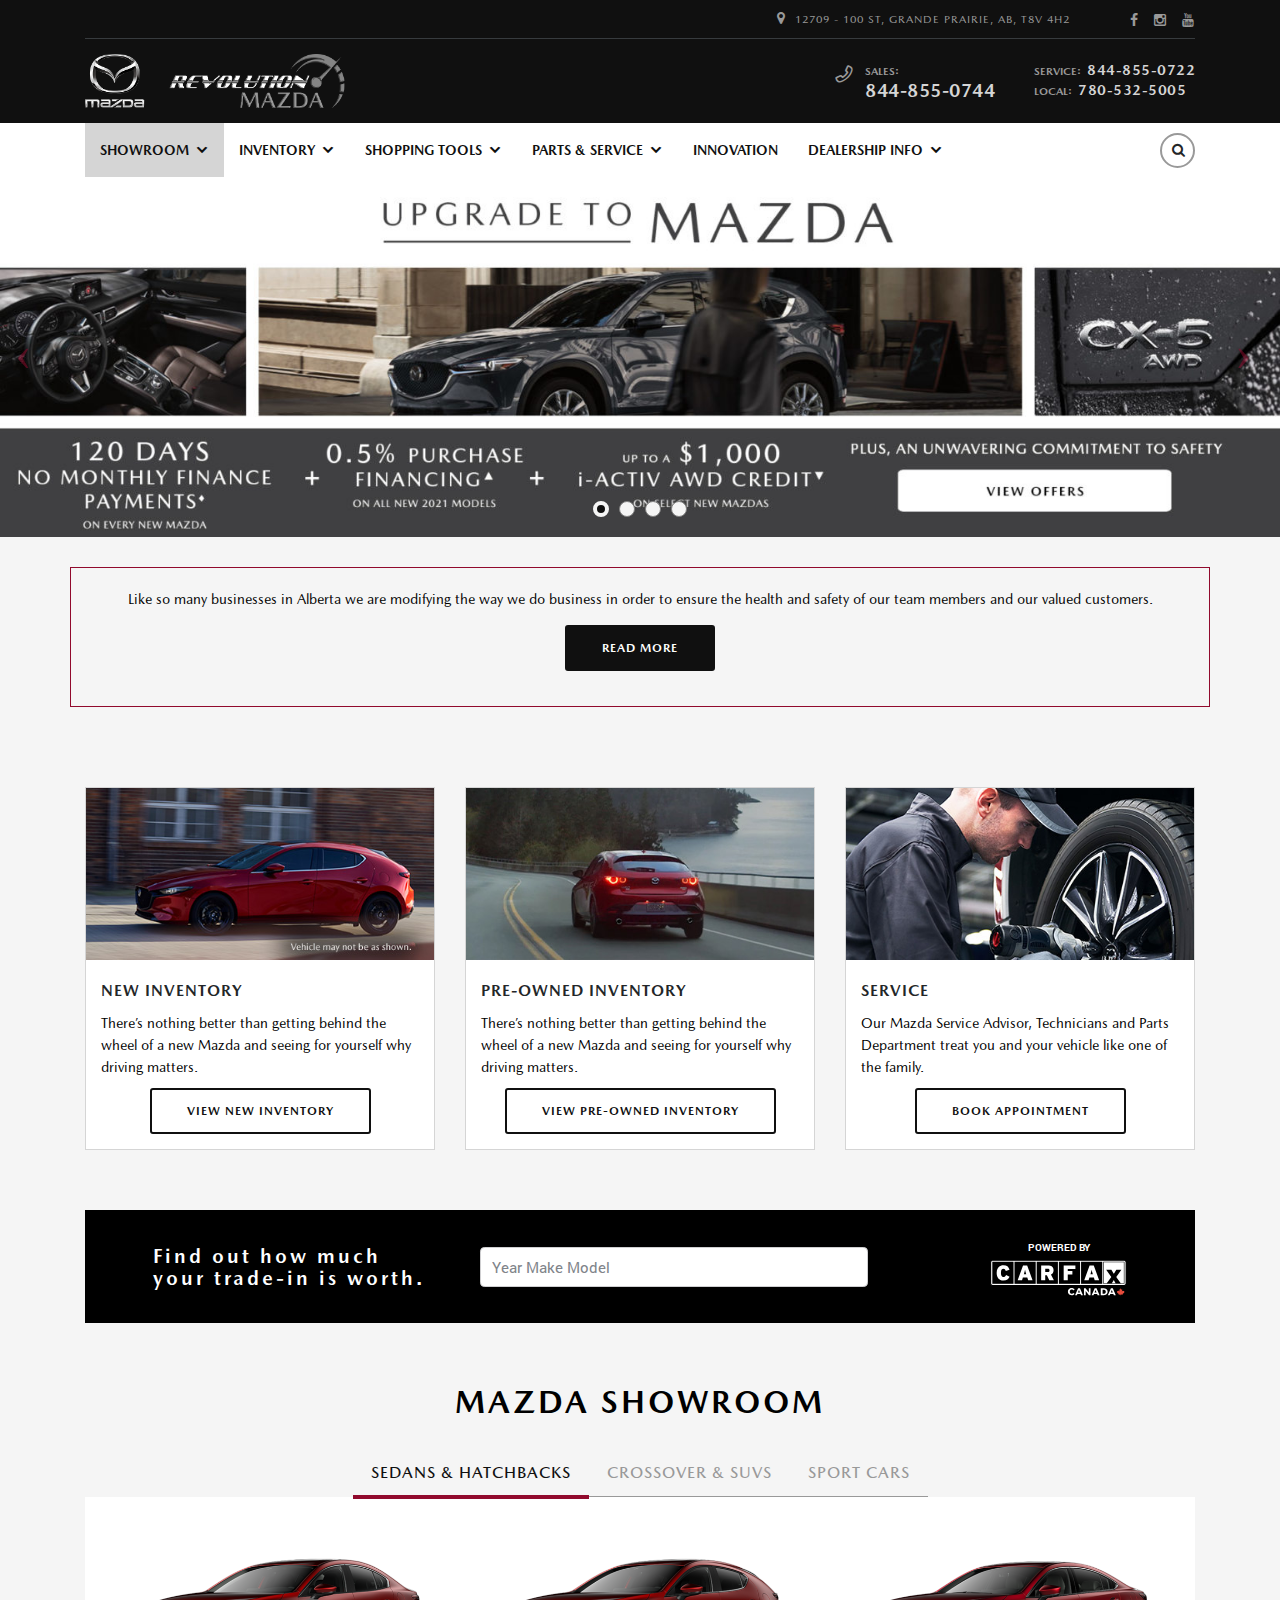
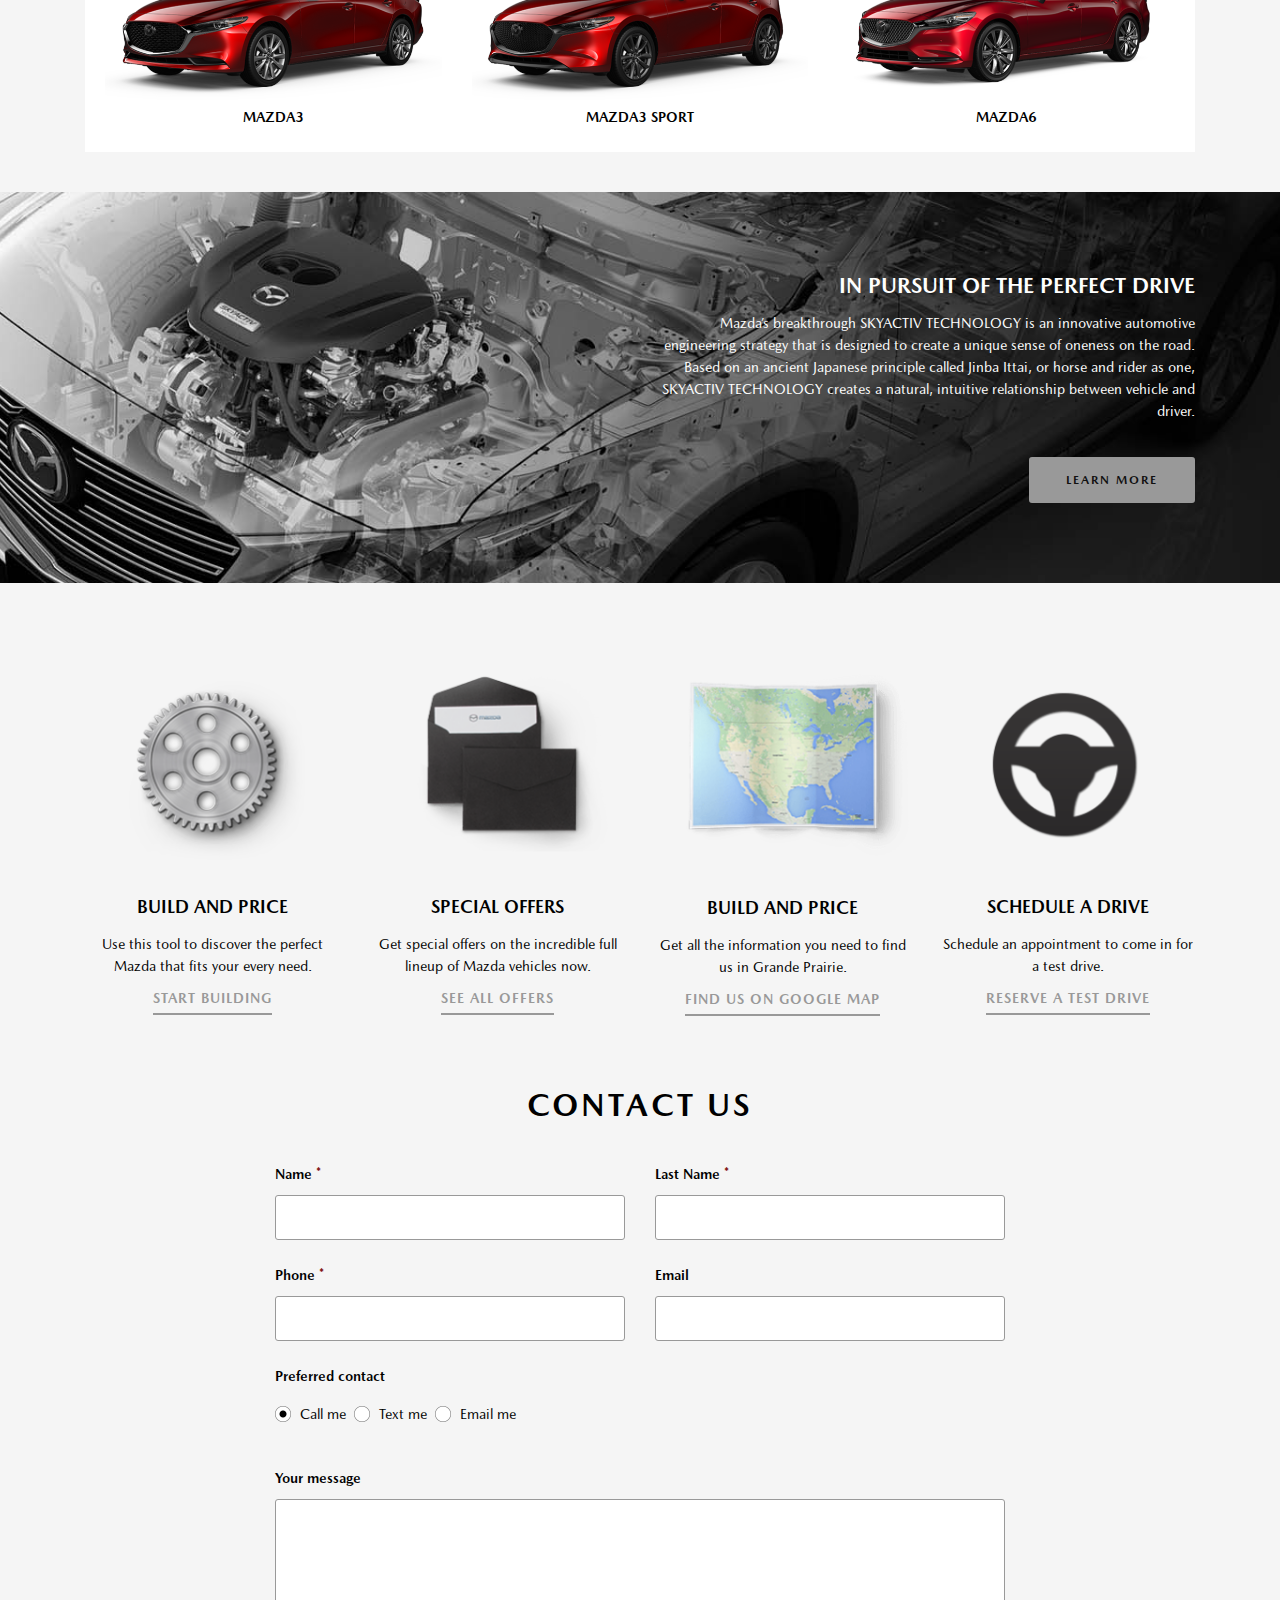
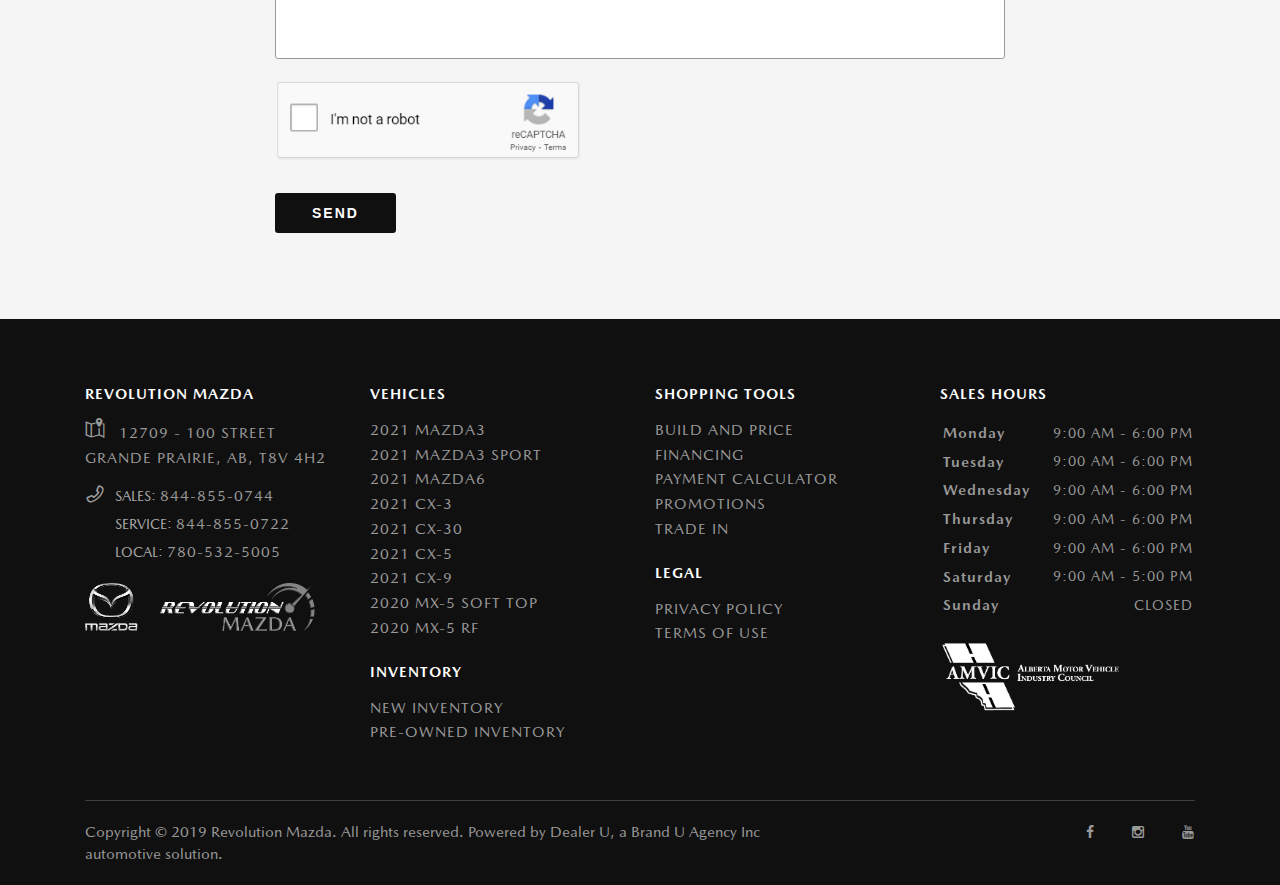
<file: index-menu.html>
<!DOCTYPE html>
<!--[if lt IE 7]><html lang="ru" class="lt-ie9 lt-ie8 lt-ie7"><![endif]-->
<!--[if IE 7]><html lang="ru" class="lt-ie9 lt-ie8"><![endif]-->
<!--[if IE 8]><html lang="ru" class="lt-ie9"><![endif]-->
<!--[if gt IE 8]><!-->
<html lang="ru">
<!--<![endif]-->
<head>
	<meta charset="utf-8" />
	<title>Заголовок</title>
	<meta name="description" content="" />
	<meta http-equiv="X-UA-Compatible" content="IE=edge" />
	<meta name="viewport" content="width=device-width, initial-scale=1.0" />
	<link rel="shortcut icon" href="favicon.png" />
	<link rel="stylesheet" href="libs/bootstrap/bootstrap-grid.css" />
	<link rel="stylesheet" href="libs/font-awesome-4.2.0/css/font-awesome.min.css" />
	<link rel="stylesheet" href="css/fonts.css" />
	<link rel="stylesheet" href="css/main.css?ver=1.8" />
	<link rel="stylesheet" href="css/media.css?ver=1.8" />
</head>
<body>

	<div class="wrapper">

		<header class="header">
			<div class="container">
				<div class="header__top">
					<a href="http://maps.apple.com/?daddr=Revolution+Mazda" class="link-location" target="_blank"><i class="fa fa-map-marker"></i> 12709 - 100 St, Grande Prairie, AB, T8V 4H2</a>
					<ul class="social-list">
						<li>
							<a href="https://www.facebook.com/revolutionmazda/" target="_blank">
								<i class="fa fa-facebook"></i>
							</a>
						</li>
						<li>
							<a href="https://www.instagram.com/revolution.mazda/" target="_blank">
								<i class="fa fa-instagram"></i>
							</a>
						</li>
						<li>
							<a href="https://www.youtube.com/channel/UCLXh3qAfiQ4YuF3OXExVtvA" target="_blank">
								<i class="fa fa-youtube"></i>
							</a>
						</li>
					</ul>
				</div>
				<div class="header__bottom">
					<a href="#" class="logo">
						<img src="img/logo_revolution_mazda.png" alt="alt">
					</a>
					<div class="header__right">
						<div class="phone-item phone-item_icon">
							<div class="phone-item__label">Sales:</div>
							<div class="phone-item__number"><a href="tel:844-855-0744">844-855-0744</a></div>
						</div>
						<div>
							<div class="phone-item">
								<span class="phone-item__label">SERVICE:</span>
								<span class="phone-item__number"><a href="tel:844-855-0722">844-855-0722</a></span>
							</div>
							<div class="phone-item">
								<span class="phone-item__label">LOCAL:</span>
								<span class="phone-item__number"><a href="tel:780-532-5005">780-532-5005</a></span>
							</div>
						</div>
					</div>
					<a href="tel:18665675544" class="phone-mob"><i class="icon-phone"></i></a>
					<div class="sandwich">
						<span></span>
						<span></span>
						<span></span>
					</div>
				</div>
			</div>
		</header>

		<div class="nav active">
			<div class="container">
				<div class="nav__wrap">
					<ul class="menu">
						<li class="menu__haschild menu__haschild_big active">
							<a href="#">Showroom</a>
							<div class="menu-dropdown menu-dropdown_big">
								<div class="row">
									<div class="col-md-3 col-6">
										<a href="#" class="item-dropdown">
											<span class="item-dropdown__image">
												<img src="img/2021-mazda3_vehicle-flyout_444x254.ts_.2007301821040000.png" alt="alt">
											</span>
											<span class="item-dropdown__name">2021 MAZDA3</span>
											<span class="item-dropdown__text">Compact Sedan <br>$20,500</span>
										</a>
									</div>
									<div class="col-md-3 col-6">
										<a href="#" class="item-dropdown">
											<span class="item-dropdown__image">
												<img src="img/2021-mazda3-sport_vehicle-flyout_444x254.ts_.2007301815500000.png" alt="alt">
											</span>
											<span class="item-dropdown__name">2021 MAZDA3 SPORT</span>
											<span class="item-dropdown__text">Compact Hatch<br>$21,500</span>
										</a>
									</div>
									<div class="col-md-3 col-6">
										<a href="#" class="item-dropdown">
											<span class="item-dropdown__image">
												<img src="img/2020_mazda6.ts_.1911042112250000.png" alt="alt">
											</span>
											<span class="item-dropdown__name">2021 MAZDA6</span>
											<span class="item-dropdown__text">Mid-Size Sedan <br>$27,550</span>
										</a>
									</div>
									<div class="col-md-3 col-6">
										<a href="#" class="item-dropdown">
											<span class="item-dropdown__image">
												<img src="img/2020_cx-3.ts_.1911261705120000.png" alt="alt">
											</span>
											<span class="item-dropdown__name">2021 CX-3</span>
											<span class="item-dropdown__text">5-seat Compact SUV <br>$21,300</span>
										</a>
									</div>
									<div class="col-md-3 col-6">
										<a href="#" class="item-dropdown">
											<span class="item-dropdown__image">
												<img src="img/2021-cx-30_vehicle-flyout_444x254.ts_.2007311810190000.png" alt="alt">
											</span>
											<span class="item-dropdown__name">2021 CX-3</span>
											<span class="item-dropdown__text">5-seat Compact SUV <br>$21,300</span>
										</a>
									</div>
									<div class="col-md-3 col-6">
										<a href="#" class="item-dropdown">
											<span class="item-dropdown__image">
												<img src="img/2021-cx-5_vehicle-flyout_444x254.ts_.2007301953410000.png" alt="alt">
											</span>
											<span class="item-dropdown__name">2021 CX-3</span>
											<span class="item-dropdown__text">5-seat Compact SUV <br>$21,300</span>
										</a>
									</div>
									<div class="col-md-3 col-6">
										<a href="#" class="item-dropdown">
											<span class="item-dropdown__image">
												<img src="img/2020_cx-9.ts_.1910211727470000.png" alt="alt">
											</span>
											<span class="item-dropdown__name">2021 CX-3</span>
											<span class="item-dropdown__text">5-seat Compact SUV <br>$21,300</span>
										</a>
									</div>
									<div class="col-md-3 col-6">
										<a href="#" class="item-dropdown">
											<span class="item-dropdown__image">
												<img src="img/2020_mx5_st_flyout.ts_.2001162018440000.png" alt="alt">
											</span>
											<span class="item-dropdown__name">2021 CX-3</span>
											<span class="item-dropdown__text">5-seat Compact SUV <br>$21,300</span>
										</a>
									</div>
									<div class="col-md-3 col-6">
										<a href="#" class="item-dropdown">
											<span class="item-dropdown__image">
												<img src="img/2020_mx5_rf_flyout.ts_.2001162016290000.png" alt="alt">
											</span>
											<span class="item-dropdown__name">2021 CX-3</span>
											<span class="item-dropdown__text">5-seat Compact SUV <br>$21,300</span>
										</a>
									</div>
								</div>
							</div>
						</li>
						<li class="menu__haschild">
							<a href="#">Inventory</a>
							<div class="menu-dropdown">
								<ul class="menu-dropdown__list">
									<li><a href="#">New Inventory</a></li>
									<li><a href="#">Pre-Owned Inventory</a></li>
								</ul>
							</div>
						</li>
						<li class="menu__haschild">
							<a href="#">Shopping Tools</a>
							<div class="menu-dropdown">
								<ul class="menu-dropdown__list">
									<li><a href="#">Build and Price <i class="fa fa-external-link" aria-hidden="true"></i></a></li>
									<li><a href="#">Financing</a></li>
									<li><a href="#">Payment Calculator</a></li>
									<li><a href="#">Promotions & Programs</a></li>
									<li><a href="#">Test Drive</a></li>
									<li><a href="#">Trade In</a></li>
								</ul>
							</div>
						</li>
						<li class="menu__haschild">
							<a href="#">Parts & Service</a>
							<div class="menu-dropdown">
								<ul class="menu-dropdown__list">
									<li><a href="#">Accessories</a></li>
									<li><a href="#">Mazda Fitting Room</a></li>
									<li><a href="#">Parts</a></li>
									<li><a href="#">Service</a></li>
									<li><a href="#">Mazda Warranty</a></li>
								</ul>
							</div>
						</li>
						<li>
							<a href="#">Innovation</a>
						</li>
						<li class="menu__haschild">
							<a href="#">Dealership Info</a>
							<div class="menu-dropdown">
								<ul class="menu-dropdown__list">
									<li><a href="#">Blog</a></li>
									<li><a href="#">Contact Us</a></li>
									<li><a href="#">Meet Our Team</a></li>
								</ul>
							</div>
						</li>
					</ul>
					<a href="#search-modal" class="btn-search"><i class="stm-icon-search"></i></a>
				</div>
			</div>
		</div>

		<div class="slider-billbord">
			<a href="#" class="slider-billbord__item active">
				<img width="1920" height="540" src="https://www.revolutionmazda.ca/wp-content/uploads/2021/01/AB_2020_m6_garage_en-1.jpg" class="attachment-full" alt="" loading="lazy" srcset="img/AB_2020_m6_garage_en-1.jpg 1920w, img/ROC_SM360_768x1000_Desktop_EN.jpg 768w, img/AB_2020_m6_garage_en-1-1536x432.jpg 1536w" sizes="(max-width: 1920px) 100vw, 1920px">
			</a>
			<a href="#" class="slider-billbord__item">
				<img width="1920" height="540" src="img/Test-Drive-Jan-2021_Revolution-Mazda-1920x540-1.jpg" class="attachment-full" alt="" loading="lazy" srcset="img/Test-Drive-Jan-2021_Revolution-Mazda-1920x540-1.jpg 1920w, img/Test-Drive-Jan-2021_Revolution-Mazda-900x900-1.jpg 768w, img/Test-Drive-Jan-2021_Revolution-Mazda-1920x540-1-1536x432.jpg 1536w" sizes="(max-width: 1920px) 100vw, 1920px">
			</a>
			<a href="#" class="slider-billbord__item">
				<img width="8000" height="2250" src="img/Website-Banners-mazda-01.png" class="attachment-full" alt="" loading="lazy" srcset="img/Website-Banners-mazda-01.png 8000w, img/mobile-Banners-mazda-01_Mobile-Banner.png 768w, img/Website-Banners-mazda-01-1536x432.png 1536w, img/Website-Banners-mazda-01-2048x576.png 2048w" sizes="(max-width: 8000px) 100vw, 8000px">
			</a>
			<a href="#" class="slider-billbord__item">
				<img width="1920" height="540" src="img/Trade-In-Banner-Revolution-Mazda-1920x540-1.jpg" class="attachment-full" alt="" loading="lazy" srcset="img/Trade-In-Banner-Revolution-Mazda-1920x540-1.jpg 1920w, img/Trade-In-Banner-Revolution-Mazda-1000x1000-1.jpg 768w, img/Trade-In-Banner-Revolution-Mazda-1920x540-1-1536x432.jpg 1536w, img/Trade-In-Banner-Revolution-Mazda-1920x540-1-900x253.jpg 900w" sizes="(max-width: 1920px) 100vw, 1920px">
			</a>
			<div class="slider-controls">
				<div class="slider-arrow slider-arrow_prev"></div>
				<div class="slider-arrow slider-arrow_next"></div>
				<div class="slider-dots">
					<div class="slider-dots__item active"></div>
					<div class="slider-dots__item"></div>
					<div class="slider-dots__item"></div>
					<div class="slider-dots__item"></div>
				</div>
			</div>
		</div>

		<div class="about-min">
			<div class="container">
				<div class="about-block">
					<p>Like so many businesses in Alberta we are modifying the way we do business in order to ensure the health and safety of our team members and our valued customers.</p>
					<a href="#" class="btn-main">Read More</a>
				</div>
			</div>
		</div>

		<div class="services">
			<div class="container">
				<div class="row">
					<div class="col-md-4">
						<div class="item-service">
							<div class="item-service__image">
								<img src="img/key-features_promo-1_450x222_en.ts.2008311800390000.jpg" alt="alt">
							</div>
							<div class="item-service__content">
								<a href="#" class="item-service__name">NEW INVENTORY</a>
								<p>There’s nothing better than getting behind the wheel of a new Mazda and seeing for yourself why driving matters.</p>
								<div class="item-service__bottom">
									<a href="#" class="btn-transparent">View New Inventory</a>
								</div>
							</div>
						</div>
					</div>
					<div class="col-md-4">
						<div class="item-service">
							<div class="item-service__image">
								<img src="img/key-features_promo-3_450x222.ts.2008311805040000.jpg" alt="alt">
							</div>
							<div class="item-service__content">
								<a href="#" class="item-service__name">PRE-OWNED INVENTORY</a>
								<p>There’s nothing better than getting behind the wheel of a new Mazda and seeing for yourself why driving matters.</p>
								<div class="item-service__bottom">
									<a href="#" class="btn-transparent">View Pre-Owned Inventory</a>
								</div>
							</div>
						</div>
					</div>
					<div class="col-md-4">
						<div class="item-service">
							<div class="item-service__image">
								<img src="img/partsservice_promo-3_technicians.ts.1910291853590000.jpg" alt="alt">
							</div>
							<div class="item-service__content">
								<a href="#" class="item-service__name">SERVICE</a>
								<p>Our Mazda Service Advisor, Technicians and Parts Department treat you and your vehicle like one of the family.</p>
								<div class="item-service__bottom">
									<a href="#" class="btn-transparent">Book Appointment</a>
								</div>
							</div>
						</div>
					</div>
				</div>
			</div>
		</div>

		<div class="worth">
			<div class="container">
				<div class="worth-block">
					<h2 class="worth-block__title">Find out how much <br>your trade-in is worth.</h2>
					<div class="year-input">
						<input type="text" placeholder="Year Make Model">
					</div>
					<div class="worth-block__right">
						<div class="worth-block__textlogo">POWERED BY</div>
						<img src="img/carfax-canada-logo-white.svg" alt="alt">
					</div>
				</div>
			</div>
		</div>

		<div class="showroom">
			<div class="container">
				<h2 class="title-section">MAZDA SHOWROOM</h2>
				<ul class="tabs">
					<li class="active"><a href="#tab1">SEDANS & HATCHBACKS</a></li>
					<li><a href="#tab2">CROSSOVER & SUVS</a></li>
					<li><a href="#tab3">SPORT CARS</a></li>
				</ul>
				<div class="tab-container">
					<div class="tab-pane active" id="tab1">
						<div class="tab-mob">SEDANS & HATCHBACKS</div>
						<div class="tab-content active">
							<div class="row">
								<div class="col-md-4">
									<div class="item-showroom">
										<a href="#" class="item-showroom__image">
											<img src="img/2019-m3s-gt-649x326.png" alt="alt">
										</a>
										<div class="item-showroom__title">MAZDA3</div>
									</div>
								</div>
								<div class="col-md-4">
									<div class="item-showroom">
										<a href="#" class="item-showroom__image">
											<img src="img/2019-m3h-gt-649x326.png" alt="alt">
										</a>
										<div class="item-showroom__title">MAZDA3 SPORT</div>
									</div>
								</div>
								<div class="col-md-4">
									<div class="item-showroom">
										<a href="#" class="item-showroom__image">
											<img src="img/2018-m6g-signature-649x326.png" alt="alt">
										</a>
										<div class="item-showroom__title">MAZDA6</div>
									</div>
								</div>
							</div>
						</div>
					</div>

					<div class="tab-pane" id="tab2">
						<div class="tab-mob">CROSSOVER & SUVS</div>
						<div class="tab-content">
							<div class="row">
								<div class="col-md-3">
									<div class="item-showroom">
										<a href="#" class="item-showroom__image">
											<img src="img/2019-cx3-gt-649x326.png" alt="alt">
										</a>
										<div class="item-showroom__title">CX-3</div>
									</div>
								</div>
								<div class="col-md-3">
									<div class="item-showroom">
										<a href="#" class="item-showroom__image">
											<img src="img/2019-cx5-signature-649x326.png" alt="alt">
										</a>
										<div class="item-showroom__title">CX-5</div>
									</div>
								</div>
								<div class="col-md-3">
									<div class="item-showroom">
										<a href="#" class="item-showroom__image">
											<img src="img/2019-cx9-signature-649x326.png" alt="alt">
										</a>
										<div class="item-showroom__title">CX-9</div>
									</div>
								</div>
								<div class="col-md-3">
									<div class="item-showroom">
										<a href="#" class="item-showroom__image">
											<img src="img/2020-cx30-gt.png" alt="alt">
										</a>
										<div class="item-showroom__title">CX-30</div>
									</div>
								</div>
							</div>
						</div>
						
					</div>
					<div class="tab-pane" id="tab3">
						<div class="tab-mob">SPORT CARS</div>
						<div class="tab-content">
							<div class="row">
								<div class="col-md-4">
									<div class="item-showroom">
										<a href="#" class="item-showroom__image">
											<img src="img/2019-mx5-gt-649x326.png" alt="alt">
										</a>
										<div class="item-showroom__title">MX-5 SOFT TOP</div>
									</div>
								</div>
								<div class="col-md-4">
									<div class="item-showroom">
										<a href="#" class="item-showroom__image">
											<img src="img/2019-mx5rf-gt-649x326.png" alt="alt">
										</a>
										<div class="item-showroom__title">MX-5 RF</div>
									</div>
								</div>
							</div>
						</div>
					</div>
				</div>
			</div>
		</div>

		<div class="banner">
			<div class="container">
				<div class="banner__wrap">
					<div class="banner__content">
						<h2 class="banner__title">IN PURSUIT OF THE PERFECT DRIVE</h2>
						<p>Mazda’s breakthrough SKYACTIV TECHNOLOGY is an innovative automotive engineering strategy that is designed to create a unique sense of oneness on the road. Based on an ancient Japanese principle called Jinba Ittai, or horse and rider as one, SKYACTIV TECHNOLOGY creates a natural, intuitive relationship between vehicle and driver.</p>
						<a href="#" class="btn-gray">Learn More</a>
					</div>
				</div>
			</div>
		</div>

		<div class="offers">
			<div class="container">
				<div class="row">
					<div class="col-md-3">
						<div class="item-offer">
							<div class="item-offer__image">
								<img src="img/build-icon-homepage-269x209.png" alt="alt">
							</div>
							<h3 class="item-offer__name">BUILD AND PRICE</h3>
							<p>Use this tool to discover the perfect Mazda that fits your every need.</p>
							<a href="#" class="link-gray">START BUILDING</a>
						</div>
					</div>
					<div class="col-md-3">
						<div class="item-offer">
							<div class="item-offer__image">
								<img src="img/special-offers_270x210-269x209.png" alt="alt">
							</div>
							<h3 class="item-offer__name">SPECIAL OFFERS</h3>
							<p>Get special offers on the incredible full lineup of Mazda vehicles now.</p>
							<a href="#" class="link-gray">SEE ALL OFFERS</a>
						</div>
					</div>
					<div class="col-md-3">
						<div class="item-offer">
							<div class="item-offer__image">
								<img src="img/finddealer-homepage-icon-272x212.png" alt="alt">
							</div>
							<h3 class="item-offer__name">BUILD AND PRICE</h3>
							<p>Get all the information you need to find us in Grande Prairie.</p>
							<a href="#" class="link-gray">FIND US ON GOOGLE MAP</a>
						</div>
					</div>
					<div class="col-md-3">
						<div class="item-offer">
							<div class="item-offer__image">
								<img src="img/reserve-a-test-drive-icon-269x209.png" alt="alt">
							</div>
							<h3 class="item-offer__name">SCHEDULE A DRIVE</h3>
							<p>Schedule an appointment to come in for a test drive.</p>
							<a href="#" class="link-gray">RESERVE A TEST DRIVE</a>
						</div>
					</div>
				</div>
			</div>
		</div>

		<div class="contacts">
			<div class="container">
				<h2 class="title-section">Contact Us</h2>
				<form>
					<div class="row">
						<div class="col-md-6">
							<div class="item-form">
								<div class="title-input">Name<span>*</span></div>
								<input type="text" required="required">
							</div>
						</div>
						<div class="col-md-6">
							<div class="item-form">
								<div class="title-input">Last Name<span>*</span></div>
								<input type="text" required="required">
							</div>
						</div>
						<div class="col-md-6">
							<div class="item-form">
								<div class="title-input">Phone<span>*</span></div>
								<input type="text" required="required" class="input-phone">
							</div>
						</div>
						<div class="col-md-6">
							<div class="item-form">
								<div class="title-input">Email</div>
								<input type="email">
							</div>
						</div>
						<div class="col-md-12">
							<div class="item-form">
								<div class="title-input">Preferred contact</div>
								<div class="line-radio">
									<div class="item-radio">
										<label>
											<input type="radio" name="radio1" checked="checked" />
											<span>Call me</span>
										</label>
									</div>
									<div class="item-radio">
										<label>
											<input type="radio" name="radio1" />
											<span>Text me</span>
										</label>
									</div>
									<div class="item-radio">
										<label>
											<input type="radio" name="radio1" />
											<span>Email me</span>
										</label>
									</div>
								</div>
							</div>
						</div>
						<div class="col-md-12">
							<div class="item-form">
								<div class="title-input">Your message</div>
								<textarea ></textarea>
							</div>
						</div>
					</div>
					<div class="capcha">
						<img src="img/capcha.png" alt="alt">
					</div>
					<button class="btn-black">Send</button>
				</form>
			</div>
		</div>

		<footer class="footer">
			<div class="container">
				<div class="row">
					<div class="col-md-3">
						<h6 class="title-footer">Revolution Mazda</h6>
						<p><p><i class="icon-map" aria-hidden="true"></i>&emsp;<a href="http://maps.apple.com/?daddr=Revolution+Mazda" target="_blank">12709 - 100 Street<br>
						Grande Prairie, AB, T8V 4H2</a></p></p>
						<div class="phones-footer">
							<i class="icon-phone" aria-hidden="true"></i>
							<div class="phones-footer__right">
								<div class="phones-footer__line">SALES: <a href="tel:18448550744">844-855-0744</a></div>
								<div class="phones-footer__line">SERVICE: <a href="tel:18448550722">844-855-0722</a></div>
								<div class="phones-footer__line">LOCAL: <a href="tel:7805325005">780-532-5005</a></div>
							</div>
						</div>
						<div class="footer__logo">
							<img src="img/logo_revolution_mazda.png" alt="alt">
						</div>
					</div>
					<div class="col-md-3">
						<h6 class="title-footer">VEHICLES</h6>
						<ul class="footer-list">
							<li><a href="#">2021 MAZDA3</a></li>
							<li><a href="#">2021 MAZDA3 SPORT</a></li>
							<li><a href="#">2021 MAZDA6</a></li>
							<li><a href="#">2021 CX-3</a></li>
							<li><a href="#">2021 CX-30</a></li>
							<li><a href="#">2021 CX-5</a></li>
							<li><a href="#">2021 CX-9</a></li>
							<li><a href="#">2020 MX-5 SOFT TOP</a></li>
							<li><a href="#">2020 MX-5 RF</a></li>
						</ul>
						<br>
						<h6 class="title-footer">INVENTORY</h6>
						<ul class="footer-list">
							<li><a href="#">NEW INVENTORY</a></li>
							<li><a href="#">PRE-OWNED INVENTORY</a></li>
						</ul>
					</div>
					<div class="col-md-3">
						<h6 class="title-footer">SHOPPING TOOLS</h6>
						<ul class="footer-list">
							<li><a href="#">BUILD AND PRICE</a></li>
							<li><a href="#">FINANCING</a></li>
							<li><a href="#">PAYMENT CALCULATOR</a></li>
							<li><a href="#">PROMOTIONS</a></li>
							<li><a href="#">TRADE IN</a></li>
						</ul>
						<br>
						<h6 class="title-footer">LEGAL</h6>
						<ul class="footer-list">
							<li><a href="#">PRIVACY POLICY</a></li>
							<li><a href="#">TERMS OF USE</a></li>
						</ul>
					</div>
					<div class="col-md-3">
						<h6 class="title-footer">SALES HOURS</h6>
						<table>
							<tbody>
								<tr>
									<th>Monday</th>
									<td>9:00 am - 6:00 pm</td>
								</tr>
								<tr>
									<th>Tuesday</th>
									<td>9:00 am - 6:00 pm</td>
								</tr>
								<tr>
									<th>Wednesday</th>
									<td>9:00 am - 6:00 pm</td>
								</tr>
								<tr>
									<th>Thursday</th>
									<td>9:00 am - 6:00 pm</td>
								</tr>
								<tr>
									<th>Friday</th>
									<td>9:00 am - 6:00 pm</td>
								</tr>
								<tr>
									<th>Saturday</th>
									<td>9:00 am - 5:00 pm</td>
								</tr>
								<tr>
									<th>Sunday</th>
									<td>Closed</td>
								</tr>
							</tbody>
						</table>
						<div class="footer_logoright">
							<img src="img/amvic-logo.png" alt="alt">
						</div>
					</div>
				</div>
				<div class="footer__bottom">
					<div class="row">
						<div class="col-sm-8">
							<p>Copyright © 2019 Revolution Mazda. All rights reserved. Powered by Dealer U, a Brand U Agency Inc automotive solution.</p>
						</div>
						<div class="col-sm-4">
							<ul class="social-list">
								<li>
									<a href="https://www.facebook.com/revolutionmazda/" target="_blank">
										<i class="fa fa-facebook"></i>
									</a>
								</li>
								<li>
									<a href="https://www.instagram.com/revolution.mazda/" target="_blank">
										<i class="fa fa-instagram"></i>
									</a>
								</li>
								<li>
									<a href="https://www.youtube.com/channel/UCLXh3qAfiQ4YuF3OXExVtvA" target="_blank">
										<i class="fa fa-youtube"></i>
									</a>
								</li>
							</ul>
						</div>
					</div>
				</div>
			</div>
		</footer>

	</div>

	<!--[if lt IE 9]>
	<script src="libs/html5shiv/es5-shim.min.js"></script>
	<script src="libs/html5shiv/html5shiv.min.js"></script>
	<script src="libs/html5shiv/html5shiv-printshiv.min.js"></script>
	<script src="libs/respond/respond.min.js"></script>
<![endif]-->

<!-- Yandex.Metrika counter --><!-- /Yandex.Metrika counter -->
<!-- Google Analytics counter --><!-- /Google Analytics counter -->
</body>
</html>
</file>
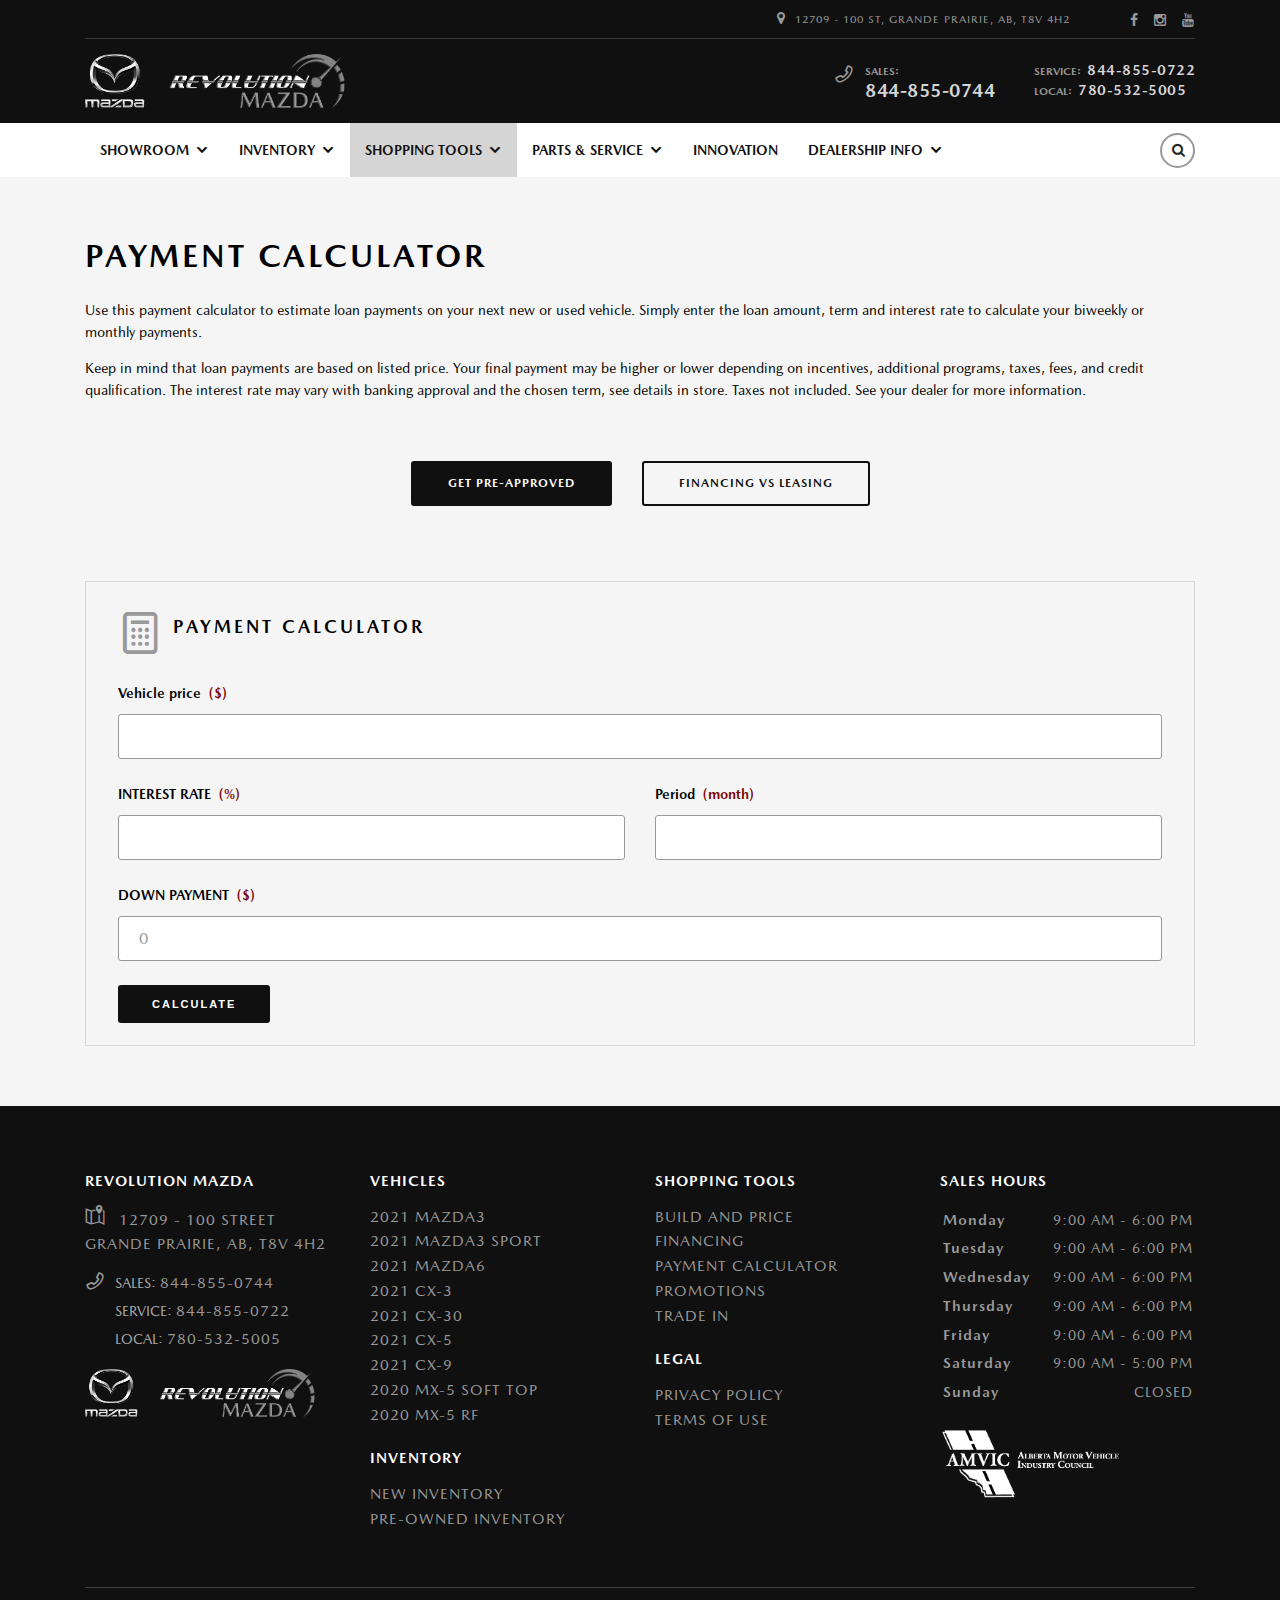
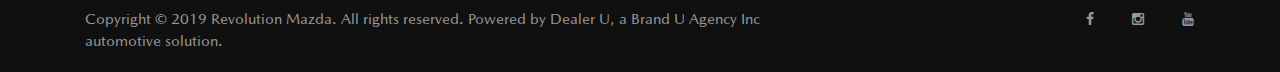
<file: payment-calculator.html>
<!DOCTYPE html>
<!--[if lt IE 7]><html lang="ru" class="lt-ie9 lt-ie8 lt-ie7"><![endif]-->
<!--[if IE 7]><html lang="ru" class="lt-ie9 lt-ie8"><![endif]-->
<!--[if IE 8]><html lang="ru" class="lt-ie9"><![endif]-->
<!--[if gt IE 8]><!-->
<html lang="ru">
<!--<![endif]-->
<head>
	<meta charset="utf-8" />
	<title>Заголовок</title>
	<meta name="description" content="" />
	<meta http-equiv="X-UA-Compatible" content="IE=edge" />
	<meta name="viewport" content="width=device-width, initial-scale=1.0" />
	<link rel="shortcut icon" href="favicon.png" />
	<link rel="stylesheet" href="libs/bootstrap/bootstrap-grid.css" />
	<link rel="stylesheet" href="libs/font-awesome-4.2.0/css/font-awesome.min.css" />
	<link rel="stylesheet" href="css/fonts.css" />
	<link rel="stylesheet" href="css/main.css?ver=1.10" />
	<link rel="stylesheet" href="css/media.css?ver=1.10" />
</head>
<body>

	<div class="wrapper">

		<header class="header">
			<div class="container">
				<div class="header__top">
					<a href="http://maps.apple.com/?daddr=Revolution+Mazda" class="link-location" target="_blank"><i class="fa fa-map-marker"></i> 12709 - 100 St, Grande Prairie, AB, T8V 4H2</a>
					<ul class="social-list">
						<li>
							<a href="https://www.facebook.com/revolutionmazda/" target="_blank">
								<i class="fa fa-facebook"></i>
							</a>
						</li>
						<li>
							<a href="https://www.instagram.com/revolution.mazda/" target="_blank">
								<i class="fa fa-instagram"></i>
							</a>
						</li>
						<li>
							<a href="https://www.youtube.com/channel/UCLXh3qAfiQ4YuF3OXExVtvA" target="_blank">
								<i class="fa fa-youtube"></i>
							</a>
						</li>
					</ul>
				</div>
				<div class="header__bottom">
					<a href="#" class="logo">
						<img src="img/logo_revolution_mazda.png" alt="alt">
					</a>
					<div class="header__right">
						<div class="phone-item phone-item_icon">
							<div class="phone-item__label">Sales:</div>
							<div class="phone-item__number"><a href="tel:844-855-0744">844-855-0744</a></div>
						</div>
						<div>
							<div class="phone-item">
								<span class="phone-item__label">SERVICE:</span>
								<span class="phone-item__number"><a href="tel:844-855-0722">844-855-0722</a></span>
							</div>
							<div class="phone-item">
								<span class="phone-item__label">LOCAL:</span>
								<span class="phone-item__number"><a href="tel:780-532-5005">780-532-5005</a></span>
							</div>
						</div>
					</div>
					<a href="tel:18665675544" class="phone-mob"><i class="icon-phone"></i></a>
					<div class="sandwich">
						<span></span>
						<span></span>
						<span></span>
					</div>
				</div>
			</div>
		</header>

		<div class="nav">
			<div class="container">
				<div class="nav__wrap">
					<ul class="menu">
						<li class="menu__haschild menu__haschild_big">
							<a href="#">Showroom</a>
							<div class="menu-dropdown menu-dropdown_big">
								<div class="row">
									<div class="col-md-3 col-6">
										<a href="#" class="item-dropdown">
											<span class="item-dropdown__image">
												<img src="img/2021-mazda3_vehicle-flyout_444x254.ts_.2007301821040000.png" alt="alt">
											</span>
											<span class="item-dropdown__name">2021 MAZDA3</span>
											<span class="item-dropdown__text">Compact Sedan <br>$20,500</span>
										</a>
									</div>
									<div class="col-md-3 col-6">
										<a href="#" class="item-dropdown">
											<span class="item-dropdown__image">
												<img src="img/2021-mazda3-sport_vehicle-flyout_444x254.ts_.2007301815500000.png" alt="alt">
											</span>
											<span class="item-dropdown__name">2021 MAZDA3 SPORT</span>
											<span class="item-dropdown__text">Compact Hatch<br>$21,500</span>
										</a>
									</div>
									<div class="col-md-3 col-6">
										<a href="#" class="item-dropdown">
											<span class="item-dropdown__image">
												<img src="img/2020_mazda6.ts_.1911042112250000.png" alt="alt">
											</span>
											<span class="item-dropdown__name">2021 MAZDA6</span>
											<span class="item-dropdown__text">Mid-Size Sedan <br>$27,550</span>
										</a>
									</div>
									<div class="col-md-3 col-6">
										<a href="#" class="item-dropdown">
											<span class="item-dropdown__image">
												<img src="img/2020_cx-3.ts_.1911261705120000.png" alt="alt">
											</span>
											<span class="item-dropdown__name">2021 CX-3</span>
											<span class="item-dropdown__text">5-seat Compact SUV <br>$21,300</span>
										</a>
									</div>
									<div class="col-md-3 col-6">
										<a href="#" class="item-dropdown">
											<span class="item-dropdown__image">
												<img src="img/2021-cx-30_vehicle-flyout_444x254.ts_.2007311810190000.png" alt="alt">
											</span>
											<span class="item-dropdown__name">2021 CX-3</span>
											<span class="item-dropdown__text">5-seat Compact SUV <br>$21,300</span>
										</a>
									</div>
									<div class="col-md-3 col-6">
										<a href="#" class="item-dropdown">
											<span class="item-dropdown__image">
												<img src="img/2021-cx-5_vehicle-flyout_444x254.ts_.2007301953410000.png" alt="alt">
											</span>
											<span class="item-dropdown__name">2021 CX-3</span>
											<span class="item-dropdown__text">5-seat Compact SUV <br>$21,300</span>
										</a>
									</div>
									<div class="col-md-3 col-6">
										<a href="#" class="item-dropdown">
											<span class="item-dropdown__image">
												<img src="img/2020_cx-9.ts_.1910211727470000.png" alt="alt">
											</span>
											<span class="item-dropdown__name">2021 CX-3</span>
											<span class="item-dropdown__text">5-seat Compact SUV <br>$21,300</span>
										</a>
									</div>
									<div class="col-md-3 col-6">
										<a href="#" class="item-dropdown">
											<span class="item-dropdown__image">
												<img src="img/2020_mx5_st_flyout.ts_.2001162018440000.png" alt="alt">
											</span>
											<span class="item-dropdown__name">2021 CX-3</span>
											<span class="item-dropdown__text">5-seat Compact SUV <br>$21,300</span>
										</a>
									</div>
									<div class="col-md-3 col-6">
										<a href="#" class="item-dropdown">
											<span class="item-dropdown__image">
												<img src="img/2020_mx5_rf_flyout.ts_.2001162016290000.png" alt="alt">
											</span>
											<span class="item-dropdown__name">2021 CX-3</span>
											<span class="item-dropdown__text">5-seat Compact SUV <br>$21,300</span>
										</a>
									</div>
								</div>
							</div>
						</li>
						<li class="menu__haschild">
							<a href="#">Inventory</a>
							<div class="menu-dropdown">
								<ul class="menu-dropdown__list">
									<li><a href="#">New Inventory</a></li>
									<li><a href="#">Pre-Owned Inventory</a></li>
								</ul>
							</div>
						</li>
						<li class="menu__haschild active">
							<a href="#">Shopping Tools</a>
							<div class="menu-dropdown">
								<ul class="menu-dropdown__list">
									<li><a href="#">Build and Price <i class="fa fa-external-link" aria-hidden="true"></i></a></li>
									<li><a href="#">Financing</a></li>
									<li><a href="#">Payment Calculator</a></li>
									<li><a href="#">Promotions & Programs</a></li>
									<li><a href="#">Test Drive</a></li>
									<li><a href="#">Trade In</a></li>
								</ul>
							</div>
						</li>
						<li class="menu__haschild">
							<a href="#">Parts & Service</a>
							<div class="menu-dropdown">
								<ul class="menu-dropdown__list">
									<li><a href="#">Accessories</a></li>
									<li><a href="#">Mazda Fitting Room</a></li>
									<li><a href="#">Parts</a></li>
									<li><a href="#">Service</a></li>
									<li><a href="#">Mazda Warranty</a></li>
								</ul>
							</div>
						</li>
						<li>
							<a href="#">Innovation</a>
						</li>
						<li class="menu__haschild">
							<a href="#">Dealership Info</a>
							<div class="menu-dropdown">
								<ul class="menu-dropdown__list">
									<li><a href="#">Blog</a></li>
									<li><a href="#">Contact Us</a></li>
									<li><a href="#">Meet Our Team</a></li>
								</ul>
							</div>
						</li>
					</ul>
					<a href="#search-modal" class="btn-search"><i class="stm-icon-search"></i></a>
				</div>
			</div>
		</div>

		<div class="financing financing_payment">
			<div class="container">
				<h1 class="title-section">PAYMENT CALCULATOR</h1>
				<p>Use this payment calculator to estimate loan payments on your next new or used vehicle. Simply enter the loan amount, term and interest rate to calculate your biweekly or monthly payments.</p>
				<p>Keep in mind that loan payments are based on listed price. Your final payment may be higher or lower depending on incentives, additional programs, taxes, fees, and credit qualification. The interest rate may vary with banking approval and the chosen term, see details in store. Taxes not included. See your dealer for more information.</p>
				<ul class="links-tabs">
					<li class="active">
						<a href="financing.html#get_pre_approved">Get Pre-Approved</a>
					</li>
					<li>
						<a href="financing.html#financing_leasing">Financing VS Leasing</a>
					</li>
				</ul>
				<div class="block-calculator">
					<h3 class="title-min"><i class="icon-calculator"></i>PAYMENT CALCULATOR</h3>
					<form>
						<div class="item-form">
							<div class="title-input">Vehicle price <span>($)</span></div>
							<input type="text" required="required">
						</div>
						<div class="row">
							<div class="col-md-6">
								<div class="item-form">
									<div class="title-input">INTEREST RATE <span>(%)</span></div>
									<input type="text" required="required">
								</div>
							</div>
							<div class="col-md-6">
								<div class="item-form">
									<div class="title-input">Period <span>(month)</span></div>
									<input type="text" required="required">
								</div>
							</div>
						</div>
						<div class="item-form">
							<div class="title-input">DOWN PAYMENT <span>($)</span></div>
							<input type="text" required="required" value="0">
						</div>
						<button class="btn-black">Calculate</button>
					</form>
				</div>
			</div>
		</div>

		<footer class="footer">
			<div class="container">
				<div class="row">
					<div class="col-md-3">
						<h6 class="title-footer">Revolution Mazda</h6>
						<p><p><i class="icon-map" aria-hidden="true"></i>&emsp;<a href="http://maps.apple.com/?daddr=Revolution+Mazda" target="_blank">12709 - 100 Street<br>
						Grande Prairie, AB, T8V 4H2</a></p></p>
						<div class="phones-footer">
							<i class="icon-phone" aria-hidden="true"></i>
							<div class="phones-footer__right">
								<div class="phones-footer__line">SALES: <a href="tel:18448550744">844-855-0744</a></div>
								<div class="phones-footer__line">SERVICE: <a href="tel:18448550722">844-855-0722</a></div>
								<div class="phones-footer__line">LOCAL: <a href="tel:7805325005">780-532-5005</a></div>
							</div>
						</div>
						<div class="footer__logo">
							<img src="img/logo_revolution_mazda.png" alt="alt">
						</div>
					</div>
					<div class="col-md-3">
						<h6 class="title-footer">VEHICLES</h6>
						<ul class="footer-list">
							<li><a href="#">2021 MAZDA3</a></li>
							<li><a href="#">2021 MAZDA3 SPORT</a></li>
							<li><a href="#">2021 MAZDA6</a></li>
							<li><a href="#">2021 CX-3</a></li>
							<li><a href="#">2021 CX-30</a></li>
							<li><a href="#">2021 CX-5</a></li>
							<li><a href="#">2021 CX-9</a></li>
							<li><a href="#">2020 MX-5 SOFT TOP</a></li>
							<li><a href="#">2020 MX-5 RF</a></li>
						</ul>
						<br>
						<h6 class="title-footer">INVENTORY</h6>
						<ul class="footer-list">
							<li><a href="#">NEW INVENTORY</a></li>
							<li><a href="#">PRE-OWNED INVENTORY</a></li>
						</ul>
					</div>
					<div class="col-md-3">
						<h6 class="title-footer">SHOPPING TOOLS</h6>
						<ul class="footer-list">
							<li><a href="#">BUILD AND PRICE</a></li>
							<li><a href="#">FINANCING</a></li>
							<li><a href="#">PAYMENT CALCULATOR</a></li>
							<li><a href="#">PROMOTIONS</a></li>
							<li><a href="#">TRADE IN</a></li>
						</ul>
						<br>
						<h6 class="title-footer">LEGAL</h6>
						<ul class="footer-list">
							<li><a href="#">PRIVACY POLICY</a></li>
							<li><a href="#">TERMS OF USE</a></li>
						</ul>
					</div>
					<div class="col-md-3">
						<h6 class="title-footer">SALES HOURS</h6>
						<table>
							<tbody>
								<tr>
									<th>Monday</th>
									<td>9:00 am - 6:00 pm</td>
								</tr>
								<tr>
									<th>Tuesday</th>
									<td>9:00 am - 6:00 pm</td>
								</tr>
								<tr>
									<th>Wednesday</th>
									<td>9:00 am - 6:00 pm</td>
								</tr>
								<tr>
									<th>Thursday</th>
									<td>9:00 am - 6:00 pm</td>
								</tr>
								<tr>
									<th>Friday</th>
									<td>9:00 am - 6:00 pm</td>
								</tr>
								<tr>
									<th>Saturday</th>
									<td>9:00 am - 5:00 pm</td>
								</tr>
								<tr>
									<th>Sunday</th>
									<td>Closed</td>
								</tr>
							</tbody>
						</table>
						<div class="footer_logoright">
							<img src="img/amvic-logo.png" alt="alt">
						</div>
					</div>
				</div>
				<div class="footer__bottom">
					<div class="row">
						<div class="col-sm-8">
							<p>Copyright © 2019 Revolution Mazda. All rights reserved. Powered by Dealer U, a Brand U Agency Inc automotive solution.</p>
						</div>
						<div class="col-sm-4">
							<ul class="social-list">
								<li>
									<a href="https://www.facebook.com/revolutionmazda/" target="_blank">
										<i class="fa fa-facebook"></i>
									</a>
								</li>
								<li>
									<a href="https://www.instagram.com/revolution.mazda/" target="_blank">
										<i class="fa fa-instagram"></i>
									</a>
								</li>
								<li>
									<a href="https://www.youtube.com/channel/UCLXh3qAfiQ4YuF3OXExVtvA" target="_blank">
										<i class="fa fa-youtube"></i>
									</a>
								</li>
							</ul>
						</div>
					</div>
				</div>
			</div>
		</footer>

	</div>

	<!--[if lt IE 9]>
	<script src="libs/html5shiv/es5-shim.min.js"></script>
	<script src="libs/html5shiv/html5shiv.min.js"></script>
	<script src="libs/html5shiv/html5shiv-printshiv.min.js"></script>
	<script src="libs/respond/respond.min.js"></script>
<![endif]-->

<!-- Yandex.Metrika counter --><!-- /Yandex.Metrika counter -->
<!-- Google Analytics counter --><!-- /Google Analytics counter -->
</body>
</html>
</file>
<file: css/fonts.css>
@font-face {
    font-family: 'Mazda Type';
    font-style: normal;
    font-weight: 700;
    src: url(../fonts/mazda-type-bold.woff2) format("woff2"), url(../fonts/mazda-type-bold.woff) format("woff"), url(../fonts/mazda-type-bold.eot) format("embedded-opentype")
}

@font-face {
    font-family: 'Mazda Type';
    font-style: italic;
    font-weight: 700;
    src: url(../fonts/mazda-type-bold-italic.woff2) format("woff2"), url(../fonts/mazda-type-bold-italic.woff) format("woff"), url(../fonts/mazda-type-bold-italic.eot) format("embedded-opentype")
}

@font-face {
    font-family: 'Mazda Type';
    font-style: italic;
    font-weight: 400;
    src: url(../fonts/mazda-type-italic.woff2) format("woff2"), url(../fonts/mazda-type-italic.woff) format("woff"), url(../fonts/mazda-type-italic.eot) format("embedded-opentype")
}

@font-face {
    font-family: 'Mazda Type';
    font-style: normal;
    font-weight: 500;
    src: url(../fonts/mazda-type-medium.woff2) format("woff2"), url(../fonts/mazda-type-medium.woff) format("woff"), url(../fonts/mazda-type-medium.eot) format("embedded-opentype")
}

@font-face {
    font-family: 'Mazda Type';
    font-style: italic;
    font-weight: 500;
    src: url(../fonts/mazda-type-medium-italic.woff2) format("woff2"), url(../fonts/mazda-type-medium-italic.woff) format("woff"), url(../fonts/mazda-type-medium-italic.eot) format("embedded-opentype")
}

@font-face {
    font-family: 'Mazda Type';
    font-style: normal;
    font-weight: 400;
    src: url(../fonts/mazda-type-regular.woff2) format("woff2"), url(../fonts/mazda-type-regular.woff) format("woff"), url(../fonts/mazda-type-regular.eot) format("embedded-opentype")
}
@font-face {
font-family: 'standard-icon-font';
src: url('../fonts/standard-icon-font.eot');
src: url('../fonts/standard-icon-font.eot?#iefix') format('embedded-opentype'),
url('../fonts/standard-icon-font.woff') format('woff'),
url('../fonts/standard-icon-font.ttf') format('truetype');
font-weight: normal;
font-style: normal;
}
@font-face {
font-family: 'dashicons';
src: url('../fonts/dashicons.eot');
src: url('../fonts/dashicons.eot?#iefix') format('embedded-opentype'),
url('../fonts/dashicons.woff') format('woff'),
url('../fonts/dashicons.ttf') format('truetype');
font-weight: normal;
font-style: normal;
}
@font-face {
font-family: 'stm-icon';
src: url('../fonts/stm-icon.eot');
src: url('../fonts/stm-icon.eot?#iefix') format('embedded-opentype'),
url('../fonts/stm-icon.woff') format('woff'),
url('../fonts/stm-icon.ttf') format('truetype');
font-weight: normal;
font-style: normal;
}

/* font-family: "RobotoRegular"; */
@font-face {
	font-family: "RobotoRegular";
	src: url("../fonts/RobotoRegular/RobotoRegular.eot");
	src: url("../fonts/RobotoRegular/RobotoRegular.eot?#iefix")format("embedded-opentype"),
	url("../fonts/RobotoRegular/RobotoRegular.woff") format("woff"),
	url("../fonts/RobotoRegular/RobotoRegular.ttf") format("truetype");
	font-style: normal;
	font-weight: normal;
}
/* font-family: "RobotoLight"; */
@font-face {
	font-family: "RobotoLight";
	src: url("../fonts/RobotoLight/RobotoLight.eot");
	src: url("../fonts/RobotoLight/RobotoLight.eot?#iefix")format("embedded-opentype"),
	url("../fonts/RobotoLight/RobotoLight.woff") format("woff"),
	url("../fonts/RobotoLight/RobotoLight.ttf") format("truetype");
	font-style: normal;
	font-weight: normal;
}
/* font-family: "RobotoMedium"; */
@font-face {
	font-family: "RobotoMedium";
	src: url("../fonts/RobotoMedium/RobotoMedium.eot");
	src: url("../fonts/RobotoMedium/RobotoMedium.eot?#iefix")format("embedded-opentype"),
	url("../fonts/RobotoMedium/RobotoMedium.woff") format("woff"),
	url("../fonts/RobotoMedium/RobotoMedium.ttf") format("truetype");
	font-style: normal;
	font-weight: normal;
}
/* font-family: "RobotoBold"; */
@font-face {
	font-family: "RobotoBold";
	src: url("../fonts/RobotoBold/RobotoBold.eot");
	src: url("../fonts/RobotoBold/RobotoBold.eot?#iefix")format("embedded-opentype"),
	url("../fonts/RobotoBold/RobotoBold.woff") format("woff"),
	url("../fonts/RobotoBold/RobotoBold.ttf") format("truetype");
	font-style: normal;
	font-weight: normal;
}

[class^="stm-icon-"], [class*=" stm-icon-"] {
	font-family: 'stm-icon' !important;
	speak: none;
	font-style: normal;
	font-weight: normal;
	font-variant: normal;
	text-transform: none;
	line-height: 1;
	-webkit-font-smoothing: antialiased;
	-moz-osx-font-smoothing: grayscale;
}

.stm-icon-ico_mag_reviews:before {
	content: "\e92a";
}
.stm-icon-ico_mag_calendar:before {
	content: "\e92b";
}
.stm-icon-ico_mag_clock:before {
	content: "\e92c";
}
.stm-icon-ico_mag_eye:before {
	content: "\e92d";
}
.stm-icon-ico_mag_map_pin:before {
	content: "\e92e";
}
.stm-icon-barrette:before {
	content: "\e929";
}
.stm-icon-buoy-2:before {
	content: "\e925";
}
.stm-icon-buoy:before {
	content: "\e926";
}
.stm-icon-car-relic:before {
	content: "\e927";
}
.stm-icon-star:before {
	content: "\e928";
	color: #cc6119;
}
.stm-icon-time:before {
	content: "\e924";
	color: #cc6119;
}
.stm-icon-quotes3:before {
	content: "\e923";
}
.stm-icon-author:before {
	content: "\e921";
	color: #6c98e1;
}
.stm-icon-date:before {
	content: "\e922";
	color: #6c98e1;
}
.stm-icon-grid:before {
	content: "\e91f";
	color: #6c98e1;
}
.stm-icon-list:before {
	content: "\e920";
	color: #888;
}
.stm-icon-load2:before {
	content: "\e91a";
}
.stm-icon-load1:before {
	content: "\e91b";
}
.stm-icon-transmission_fill:before {
	content: "\e91c";
}
.stm-icon-drive_2:before {
	content: "\e91d";
}
.stm-icon-engine_fill:before {
	content: "\e91e";
}
.stm-icon-add_car:before {
	content: "\e914";
}
.stm-icon-air_conditioning:before {
	content: "\e915";
}
.stm-icon-auto_electric:before {
	content: "\e916";
}
.stm-icon-brake:before {
	content: "\e917";
}
.stm-icon-oil-add:before {
	content: "\e918";
}
.stm-icon-Tire_Wheel:before {
	content: "\e919";
}
.stm-icon-calculator:before {
	content: "\e90f";
}
.stm-icon-added:before {
	content: "\e910";
}
.stm-icon-add:before {
	content: "\e912";
}
.stm-icon-remove:before {
	content: "\e913";
}
.stm-icon-delete:before {
	content: "\e90d";
}
.stm-icon-share:before {
	content: "\e90e";
}
.stm-icon-brochure:before {
	content: "\e911";
}
.stm-icon-mail:before {
	content: "\e90b";
}
.stm-icon-pin:before {
	content: "\e90c";
}
.stm-icon-engine:before {
	content: "\e908";
}
.stm-icon-speedometr3:before {
	content: "\e909";
}
.stm-icon-transmission2:before {
	content: "\e90a";
}
.stm-icon-calendar:before {
	content: "\e902";
}
.stm-icon-oil:before {
	content: "\e903";
}
.stm-icon-diagnostic:before {
	content: "\e904";
}
.stm-icon-Tire_Wheel_Service2:before {
	content: "\e905";
}
.stm-icon-Tire_Wheel_Service:before {
	content: "\e906";
}
.stm-icon-auto_loan:before {
	content: "\e907";
}
.stm-icon-gear:before {
	content: "\e900";
}
.stm-icon-key:before {
	content: "\e901";
}
.stm-icon-steering_wheel:before {
	content: "\e814";
}
.stm-icon-phone2:before {
	content: "\e812";
}
.stm-icon-question:before {
	content: "\e813";
}
.stm-icon-search:before {
	content: "\e810";
}
.stm-icon-reset:before {
	content: "\e811";
}
.stm-icon-label-reverse:before {
	content: "\e80c";
}
.stm-icon-transmission:before {
	content: "\e80d";
}
.stm-icon-fuel:before {
	content: "\e80e";
}
.stm-icon-road:before {
	content: "\e80f";
}
.stm-icon-speedometr2:before {
	content: "\e800";
}
.stm-icon-shop_bag:before {
	content: "\e801";
}
.stm-icon-chat2:before {
	content: "\e802";
}
.stm-icon-car:before {
	content: "\e803";
}
.stm-icon-car_search:before {
	content: "\e804";
}
.stm-icon-label:before {
	content: "\e805";
}
.stm-icon-speedometr:before {
	content: "\e806";
}
.stm-icon-chat:before {
	content: "\e807";
}
.stm-icon-application:before {
	content: "\e808";
}
.stm-icon-message:before {
	content: "\e809";
}
.stm-icon-car_sale:before {
	content: "\e80a";
}
.stm-icon-phone:before {
	content: "\e80b";
}

.icon-attach:before,
.icon-calculator:before,
.icon-location:before,
.icon-map:before,
.icon-phone:before {
    font-family: 'standard-icon-font';
    speak: none;
    font-style: normal;
    font-weight: 400;
    font-variant: normal;
    text-transform: none;
    line-height: 1;
    -webkit-font-smoothing: antialiased;
    -moz-osx-font-smoothing: grayscale
}

.icon-calculator:before {
    content: "\f104"
}

.icon-location:before {
    content: "\f123"
}

.icon-map:before {
    content: "\f125"
}

.icon-phone:before {
    content: "\f12e"
}
</file>
<file: css/main.css>
*::-webkit-input-placeholder {
	color: #80848A;
	opacity: 1;
}
*:-moz-placeholder {
	color: #80848A;
	opacity: 1;
}
*::-moz-placeholder {
	color: #80848A;
	opacity: 1;
}
*:-ms-input-placeholder {
	color: #80848A;
	opacity: 1;
}

body input:focus:required:invalid,
body textarea:focus:required:invalid {
	
}
body input:required:valid,
body textarea:required:valid {
	
}
body {
	font-family: 'Mazda Type';
	font-size: 14px;
	line-height: 22px;
	overflow-x: hidden;
	margin: 0;
	font-weight: 400;
	background-color: #f5f5f5;
}
button {
	cursor: pointer;
}
h1,h2,h3,h4,h5,h6 {
	padding: 0;
	margin: 0;
	font-weight: normal;
}
.wrapper {
	overflow: hidden;
}
a {
	text-decoration: none;
	outline: none;
}
* {
	outline: none !important;
}
ul {
	padding: 0;
	margin: 0;
}
ul li {
	list-style-type: none;
	outline: none;
}
img {
	outline: none;
	display: block;
}
p {
	padding: 0;
	margin: 0;
}
.header {
	background-color: #101010;
}
.header__top {
	padding: 9px 0 7px;
	border-bottom: 1px solid #373b3e;
	display: flex;
	align-items: center;
	justify-content: flex-end;
}
.link-location {
	color: #999999;
	text-transform: uppercase;
	letter-spacing: 1px;
	font-size: 11px;
	-webkit-transition: all 0.25s ease;
	-moz-transition: all 0.25s ease;
	-o-transition: all 0.25s ease;
	transition: all 0.25s ease;
}
.link-location:hover {
	color: #fff;
}
.link-location i {
	font-size: 14px;
	margin-right: 5px;
}
.social-list {
	display: flex;
	align-items: center;
}
.social-list li {
	margin-right: 15px;
}
.social-list li:last-child {
	margin-right: 0;
}
.social-list li  a {
	color: #999999;
	text-transform: uppercase;
	letter-spacing: 1px;
	font-size: 14px;
	-webkit-transition: all 0.25s ease;
	-moz-transition: all 0.25s ease;
	-o-transition: all 0.25s ease;
	transition: all 0.25s ease;
}
.social-list li  a:hover {
	color: #fff;	
}
.header .social-list {
	margin-left: 60px;
}
.logo {
	display: inline-block;
}
.logo img {
	width: 260px;
	max-width: 100%;
}
.header__bottom {
	padding: 15px 0;
	display: flex;
	align-items: center;
	justify-content: space-between;
}
.phone-item {
	line-height: 19px;
}
.phone-item__label {
	margin-right: 2px;
	font-size: 11px;
	font-weight: 700;
	text-transform: uppercase;
	margin-bottom: 1px;
	color: #999;
}
.phone-item__number {
	color: #fff;
	font-size: 14px;
	font-weight: 700;
	letter-spacing: 0.5px;
}
.phone-item_icon .phone-item__number {
	font-size: 18px;
	line-height: 18px;
}
.phone-item__number a {
	color: #D5D5D5;
	transition: all 0.3s;
}
.phone-item__number a:hover {
	color: #fff;
}
.header__right {
	display: flex;
	align-items: center;
}
.phone-item_icon::before {
	position: absolute;
	top: 2px;
	left: 10px;
	font-size: 20px;
	color: #999999;
	content: "\f12e";
	font-family: 'standard-icon-font';
	speak: none;
	font-style: normal;
	font-weight: 400;
	font-variant: normal;
	text-transform: none;
	line-height: 1;
	-webkit-font-smoothing: antialiased;
	-moz-osx-font-smoothing: grayscale;
}
.phone-item_icon {
	position: relative;
	padding-left: 41px;
	margin-right: 39px;
}
.menu {
	display: flex;
	align-items: center;
}
.menu > li > a {
	padding: 0px 15px 0px 15px;
	line-height: 54px;
	font-weight: 700;
	height: 54px;
	vertical-align: baseline;
	text-align: left;
	width: auto;
	display: block;
	color: #101010;
	text-transform: uppercase;
	text-decoration: none;
	font-family: inherit;
	font-size: 14px;
}
.menu > li.active > a,
.menu > li:hover > a {
	background: #d5d5d5;
}
.menu > li.menu__haschild > a::after {
	content: '\f347';
	display: inline-block;
	font-family: 'dashicons';
	margin: 0 0 0 6px;
	vertical-align: top;
	-webkit-font-smoothing: antialiased;
	-moz-osx-font-smoothing: grayscale;
	transform: rotate(0);
	color: inherit;
	position: relative;
	background: transparent;
	height: auto;
	width: auto;
	right: auto;
	line-height: inherit;
}
.btn-search { 
	height: 35px;
	width: 35px;
	text-align: center;
	line-height: 35px;
	border: 2px solid #fff;
	border-radius: 50%;
	color: #232628;
	text-indent: 1px;
	font-size: 13px;
	border-color: #999999;
	position: relative;
	position: relative;
	display: flex;
	align-items: center;
	justify-content: center;
	-webkit-transition: all 0.25s ease;
	-moz-transition: all 0.25s ease;
	-o-transition: all 0.25s ease;
	transition: all 0.25s ease;
}
.btn-search:hover {
	color: #fff;
	background-color: #910A2D;
	border-color: #910A2D;
}
.nav {
	background-color: #fff;
}
.nav__wrap {
	display: flex;
	align-items: center;
	justify-content: space-between;
}
.slider-billbord__item img {
	max-width: 100%;
	height: auto;
}
.slider-arrow,
.slick-arrow {
	width: 30px;
	height: 30px;
	font-size: 50px;
	color: #910A2D !important;
	font-family: serif;
	top: 50%;
	text-shadow: 0 1px 2px rgb(0 0 0 / 60%);
	opacity: 0.5;
	transition: all 0.3s;
	position: absolute;
	cursor: pointer;
}
.slider-arrow {
	margin-top: -15px;
}
.slider-arrow:hover,
.slick-arrow:hover {
	opacity: 1;
}
.slider-arrow_prev::before,
.slick-prev:before {
	content: '\2039';
}
.slider-arrow_next::before,
.slick-next:before {
	content: '\203a';
}
.slider-arrow_prev,
.slick-prev {
	left: 15px;
}
.slider-arrow_next,
.slick-next {
	right: 15px;
}
.slider-dots,
.slick-dots {
	bottom: 20px;
	left: 0;
	width: 100%;
	position: absolute;
}
.slider-dots {
	display: flex;
	align-items: center;
	justify-content: center;
}
.slick-dots li {
	width: 16px;
	height: 16px;
}
.slider-dots__item,
.slick-dots li button {
	width: 16px;
	height: 16px;
	padding: 0;
	background-color: #f5f5f5 !important;
	border: 1px solid grey;
	border-radius: 50%;
	cursor: pointer;
}
.slider-dots__item {
	margin: 0 5px;
}
.slider-dots__item.active,
.slick-dots li.slick-active button {
	background-color: #101010 !important; 
	border: 4px solid #f5f5f5;
}
.about-block {
	margin: 0 -15px;
	margin-top: 30px;
	padding: 20px 15px;
	border: 1px #910a2d solid;
	text-align: center;
}
.about-block p {
	margin-bottom: 10px;
}
.btn-main {
	border: 2px solid #101010;
	border-radius: 3px;
	text-transform: uppercase;
	font-size: 12px;
	font-weight: 700;
	letter-spacing: 1px;
	padding: 10px 35px;
	min-width: 150px;
	text-align: center;
	background-color: #101010;
	color: #ffffff;
	display: inline-block;
	-webkit-transition: all 0.25s ease;
	-moz-transition: all 0.25s ease;
	-o-transition: all 0.25s ease;
	transition: all 0.25s ease;
}
.btn-main:hover {
	border: 2px solid #910A2D;
	color: #ffffff;
	background-color: #910A2D;
}
.about-block .btn-main {
	margin-top: 5px;
	margin-bottom: 15px;
}
.services {
	padding-top: 60px;
	padding-bottom: 60px;
}
.item-service__image {
	margin-bottom: 20px;
}
.item-service__image img {
	height: auto;
	max-width: 100%;
	vertical-align: top;
}
.item-service__content {
	padding: 0 15px;
}
.item-service__content p {
	margin-bottom: 10px;
}
.item-service__name {
	font-size: 16px;
	letter-spacing: 1px;
	margin-bottom: 10px;
	font-weight: 700;
	color: #232628;
	-webkit-transition: all .2s ease-in-out;
	transition: all .2s ease-in-out;
	opacity: 1;
	display: inline-block;
}
.item-service__name:hover {
	opacity: .85;
}
.item-service__bottom {
	padding-bottom: 15px;
	text-align: center;
}
.btn-transparent {
	border: 2px solid #101010;
	border-radius: 3px;
	text-transform: uppercase;
	font-size: 12px;
	font-weight: 700;
	letter-spacing: 1px;
	padding: 10px 35px;
	color: #101010;
	min-width: 150px;
	text-align: center;
	background-color: transparent;
	display: inline-block;
	-webkit-transition: all .2s ease-in-out;
	transition: all .2s ease-in-out;
}
.btn-transparent:hover {
	border: 2px solid #910A2D;
	color: #ffffff;
	background-color: #910A2D;
}
.item-service {
	margin-top: 20px;
	background-color: #fff;
	border: 1px #d5d5d5 solid;
}
.worth-block {
	background: #000;
	color: #FFF;
	padding: 27px 68px;
	display: flex;
	align-items: center;
	justify-content: space-between;
}
.worth-block__title {
	font-size: 20px;
	font-weight: 700;
	line-height: 22px;
	letter-spacing: 3px;
	max-width: 272px;
}
.year-input {
	margin-left: 55px;
	max-width: 388px;
	width: 100%;
	margin-right: auto;
}
.year-input input {
	width: 100%;
	border: .07142857em solid #CFCFD1;
	border-radius: .28571429em;
	color: #5B5F66;
	font-size: 15px;
	font-family: "RobotoRegular";
	padding: 0 2.57142857em 0 .71428571em;
	width: 100%;
	height: 40px;
}
.worth-block__textlogo {
	font-size: 10px;
	font-family: "RobotoBold";
	text-align: center;
}
.worth-block__right img {
	max-width: 137px;
}
.title-section {
	font-size: 32px;
	line-height: 1.2;
	margin-bottom: 23px;
	font-weight: 700;
	text-align: center;
	text-transform: uppercase;
	letter-spacing: 3px;
}
.showroom {
	padding-top: 60px;
	padding-bottom: 40px;
}
.tabs {
	padding-top: 4px;
	display: flex;
	align-items: center;
	justify-content: center;
}
.tabs li a {
	padding: 13px 18px;
	color: #999999;
	font-weight: 500;
	letter-spacing: 1px;
	font-size: 16px;
	position: relative;
	display: inline-block;
	text-transform: uppercase;
	transition: background .2s ease-in-out,color .2s ease-in-out,border .2s ease-in-out;
}
.tabs li a:before,
.tabs li a:after {
	position: absolute;
	content: '';
	display: block;
	bottom: 0;
	left: 0;
	right: 0;
	height: 1px;
	background-color: #999999;
	z-index: -999;
}
.tabs li a:before {
	bottom: -2px;
	height: 4px;
	opacity: 0;
	z-index: 2;
	background-color: #910A2D;
}
.tabs li.active a:before {
	opacity: 1;
}
.tabs li.active a,
.tabs li a:hover {
	color: #101010;
}
.tab-container {
	background-color: #ffffff;
	height: 255px;
	padding: 37px 20px 20px 20px;
	overflow: hidden;
}
.item-showroom__title {
	font-weight: 700;
	margin-top: .2em;
	text-align: center;
}
.item-showroom__image {
	display: block;
}
.item-showroom__image img {
	height: auto;
	max-width: 100%;
	vertical-align: top;
}
.item-showroom__image img:hover {
	-ms-transform: scale(1.05);
	-webkit-transform: scale(1.05);
	transform: scale(1.05);
	transition: transform .3s;
}
.tab-pane {
	display: none;
}
.tab-pane.active {
	display: block;
}
.banner {
	padding: 80px 0;
	text-align: right;
	color: #fff;
	background-image: url(../img/mazda_bodyandchassis_dark.jpg);
	background-position: center;
	background-repeat: no-repeat;
	background-size: cover;
}
.banner__title {
	font-size: 22px;
	margin-bottom: 14px;
	line-height: 1.2;
	font-weight: 700;
}
.btn-gray {
	text-transform: uppercase;
	border: 2px solid #999999;
	border-radius: 3px;
	font-size: 12px;
	font-weight: 700;
	letter-spacing: 2px;
	padding: 10px 35px;
	color: #101010;
	display: inline-block;
	background-color: #999999;
	-webkit-transition: all .2s ease-in-out;
	transition: all .2s ease-in-out;
}
.btn-gray:hover {
	border: 2px solid #ffffff;
	color: #101010;
	background-color: #ffffff;
}
.banner__wrap {
	display: flex;
	justify-content: flex-end;
}
.banner__content {
	max-width: 540px;
}
.banner p {
	margin-bottom: 35px;
}
.item-offer__image img {
	max-width: 100%;
	margin: 0 auto;
	height: auto;
	display: block;
}
.item-offer__image {
	margin-bottom: 35px;
}
.item-offer {
	margin-top: 30px;
	text-align: center;
}
.item-offer__name {
	font-size: 18px;
	margin-bottom: 15px;
	line-height: 1.2;
	font-weight: 700;
}
.link-gray {
	color: #999999;
	font-weight: 700;
	letter-spacing: 1px;
	padding-bottom: 4px;
	border-bottom: 2px solid #999999;
	text-transform: uppercase;
	display: inline-block;
	-webkit-transition: all 0.25s ease;
	-moz-transition: all 0.25s ease;
	-o-transition: all 0.25s ease;
	transition: all 0.25s ease;
}
.link-gray:hover {
	color: #101010;
	padding-bottom: 1px;
	border-bottom: 2px solid #101010;
	text-decoration: none;
}
.item-offer p {
	margin-bottom: 10px;
}
.offers {
	padding-top: 50px;
	padding-bottom: 70px;
}
.title-input {
	font-weight: 700;
	margin-bottom: 10px;
}
.item-form {
	margin-top: 16px;
	margin-bottom: 8px;
}
.title-input span {
	color: #790000;
	margin-left: 4px;
}
.item-form textarea,
.item-form input {
	width: 100%;
	font-size: inherit;
	font-family: inherit;
	padding: 5px 4px;
	letter-spacing: normal;
	height: 45px;
	color: #101010;
	border: 1px solid #999999;
	background-color: #ffffff;
	border-radius: 3px;
	-webkit-transition: all 0.25s ease;
	-moz-transition: all 0.25s ease;
	-o-transition: all 0.25s ease;
	transition: all 0.25s ease;
}
.item-form textarea {
	height: 160px;
	resize: none;
}
.item-form textarea:focus,
.item-form input:focus  {
	border: 1px solid #101010;
}
.contacts form {
	max-width: 730px;
	margin: 0 auto;
}
.item-checkbox {
	text-align: left;
}
.item-checkbox label input,
.item-radio label input {
	position: absolute;
	z-index: -1;
	height: 1px !important;
	width: 1px !important;
	opacity: 0 !important;
	margin: 12px 2px 0 7px !important;
}
.item-checkbox label span,
.item-radio label span {
	position: relative;
	padding: 0px 0 0 25px;
	display: block;
	cursor: pointer;
}
.item-checkbox label span:before,
.item-radio label span:before {
	content: '';
	position: absolute;
	top: 3px;
	left: 0;
	width: 16px;
	height: 16px;
	background-image: url(../img/radio.png);
	background-position: -16px 0;
	background-size: 32px;
}
.item-checkbox label input:checked + span:before,
.item-radio label input:checked + span:before {
	background-position: 0 0;
}
.line-radio {
	margin: 16px 0;
	display: flex;
	align-items: center;
	flex-wrap: wrap;
}
.line-radio .item-radio {
	margin: 0 8px 10px 0;
}
.capcha img {
	max-width: 306px;
}
.capcha {
	padding-top: 5px;
}
.btn-black {
	padding:12px 37px;
	background-color: #101010;
	font-size: 1em;
	border: none;
	text-transform: uppercase;
	color: #fff !important;
	border-radius: 3px;
	transition: opacity .2s ease-in;
	display: inline-block;
	font-weight: 700;
	letter-spacing: 2px;
	cursor: pointer;
}
.btn-black:hover {
	background-color: #999999;
	opacity: 0.8;
}
.contacts {
	padding-bottom: 86px;
}
.contacts .btn-black {
	margin-top: 32px;
}
.footer {
	padding-top: 66px;
	color: #aaa;
	background-color: #101010;
}
.title-footer {
	letter-spacing: 1px;
	font-size: 15px;
	color: #fff;
	text-transform: uppercase;
	margin-bottom: 15px;
	line-height: 1.2;
	font-weight: 700;
}
.footer p {
	margin-bottom: 14px;
}
.phones-footer i,
.footer p i {
	font-size: 20px;
	color: #999999;
	display: inline-block;
}
.footer__bottom p,
.footer table,
.footer-list a,
.phones-footer a,
.footer p a {
	color: #999999;
	text-transform: uppercase;
	font-size: 15px;
	letter-spacing: 1px;
	line-height: 1.65;
	-webkit-transition: all 0.25s ease;
	-moz-transition: all 0.25s ease;
	-o-transition: all 0.25s ease;
	transition: all 0.25s ease;
}
.footer-list a:hover,
.phones-footer a:hover,
.footer p a:hover {
	color: #fff;
}
.phones-footer {
	display: flex;
}
.phones-footer__right {
	padding-left: 10px;
}
.phones-footer__line {
	padding-bottom: 3px;
}
.footer__logo img {
	max-width: 100%;
	width: 230px;
}
.footer__logo {
	margin-top: 15px;
}
table {
	width: 100%;
	margin-bottom: 20px;
}
th {
	text-align: left;
}
.footer table > tbody tr td {
	padding: 0;
	font-size: 14px;
	color: #999999;
	border-bottom: 0;
	text-align: right;
}
.footer th {
	text-transform: initial;
}
.footer_logoright img {
	width: 180px;
	max-width: 100%;
	height: auto;
}
.footer__bottom {
	padding: 20px 0;
	margin-top: 55px;
	border-top: 1px solid rgba(255, 255, 255, 0.2);
}
.footer__bottom p {
	text-transform: none;
	margin: 0;
	line-height: 22px;
	letter-spacing: normal;
}
.footer .social-list li {
	margin-left: 37px;
	margin-right: 0;
}
.footer .social-list {
	justify-content: flex-end;
}
.menu li {
	position: relative;
}
.menu-dropdown {
	position: absolute;
	top: 100%;
	left: 0;
	z-index: 999;
	width: 230px;
	background: #fff;
	max-width: none;
	visibility: hidden;
}
.menu-dropdown__list a {
	background: #fff;
	color: #101010;
	font-size: 16px;
	display: block;
	padding: 0px 10px 0px 10px;
	line-height: 45px;
}
.menu-dropdown__list a:hover {
	color: #999;
}
.menu li:hover .menu-dropdown {
	visibility: visible;
}
.menu .menu__haschild_big {
	position: static;
}
.menu {
	position: relative;
}
.menu-dropdown_big {
	background: #101010;
	padding: 15px 30px;
	width: 100%;
}
.item-dropdown__name {
	display: inline-block;
	border-bottom: 2px solid #999999;
	padding-bottom: 2px;
	margin-bottom: 7px;
}
.item-dropdown {
	padding: 15px 0;
	color: #999999;
	font-size: 14px;
	text-transform: uppercase;
	font-weight: 700;
	display: block;
	line-height: 1.5;
}
.item-dropdown__image {
	display: block;
}
.item-dropdown__image img {
	max-width: 100%;
}
.item-dropdown__text {
	display: block;
}
.item-dropdown:hover .item-dropdown__name {
	color: #ffffff;
	border-bottom: 2px solid #910A2D;
}
.container {
	max-width: 1140px;
}
.sandwich {
	position: relative;
	width: 32px;
	height: 32px;
	padding: 5px 3px;
	display: none;
	cursor: pointer;
}
.sandwich span {
	display: block;
	height: 3px;
	background: #999999;
	border-radius: 3px;
	width: 100%;
}
.sandwich span:nth-child(2) {
	margin-top: 5px;
}
.sandwich span:nth-child(3) {
	margin-top: 5px;
}
.phone-mob {
	display: none;
}
.tab-mob {
	display: none;
}

/*financing*/
.financing {
	padding-top: 60px;
}
.billbord-page__wrap img {
	max-width: 100%;
	height: auto;
}
.financing .title-section {
	text-align: left;
}
.links-tabs {
	margin-top: 60px;
	margin-bottom: 75px;
	display: flex;
	align-items: center;
	justify-content: center;
	flex-wrap: wrap;
}
.links-tabs li {
	padding: 0 15px;
}
.links-tabs a {
	border: 2px solid #101010;
	border-radius: 3px;
	height: 58px;
	display: flex;
	align-items: center;
	justify-content: center;
	width: 199px;
	padding: 0 35px;
	text-transform: uppercase;
	font-size: 12px;
	font-weight: 700;
	letter-spacing: 1px;
	color: #101010;
	text-align: center;
	background-color: transparent;
	-webkit-transition: all 0.25s ease;
	-moz-transition: all 0.25s ease;
	-o-transition: all 0.25s ease;
	transition: all 0.25s ease;
}
.links-tabs a:hover {
	border: 2px solid #910A2D;
	color: #ffffff;
	background-color: #910A2D;
}
.links-tabs .active a {
	background-color: #101010;
	color: #fff;
}
.title-middle {
	font-size: 22px;
	margin-bottom: 30px;
	line-height: 1.2;
	font-weight: 700;
	text-transform: uppercase;
	letter-spacing: 3px;
}
.financing p {
	margin-bottom: 14px;
}
.financing-preapproval {
	padding: 60px 0;
}
.block-calculator {
	margin-bottom: 60px;
	padding: 22px 32px;
	border: 1px solid #d5d5d5;
}
.title-min {
	font-size: 18px;
	margin-bottom: 15px;
	line-height: 1.2;
	text-transform: uppercase;
	letter-spacing: 3px;
	font-weight: 700;
}
.block-calculator .title-min i {
	position: absolute;
	top: 0;
	left: 1px;
	font-size: 42px;
	color: #999999;
}
.block-calculator .title-min {
	margin-top: 8px;
	margin-bottom: 28px;
	min-height: 42px;
	padding-left: 55px;
	padding-top: 4px;
	position: relative;
}
.block-calculator .item-form textarea,
.block-calculator .item-form input {
	font-size: 16px;
	padding-left: 20px;
	padding-right: 20px;
	color: #999999;
}
.block-calculator .item-form textarea:focus,
.block-calculator .item-form input:focus {
	color: #101010;
}
.financing_payment .links-tabs a {
	padding-top: 9px;
	padding-bottom: 10px;
	height: auto;
	width: auto;
}
.block-calculator .btn-black {
	font-size: 11px;
	padding: 13px 34px;
	letter-spacing: 2px;
	margin-top: 16px;
}
.financing_payment .financing-preapproval {
	padding-top: 0;
}
.slider-billbord__item {
	display: none;
}
.slider-billbord__item.active {
	display: block;
}
.slider-billbord {
	position: relative;
}
/*catalog*/
.banner-page img {
	max-width: 100%;
	height: auto;
}
.catalog .title-section {
	margin-top: 35px;
	margin-bottom: 30px;
	text-align: left;
}
.banner-page {
	margin-top: 43px;
}
.catalog-sidebar__header {
	padding: 25px 0;
	margin-bottom: 13px;
	background-color: #101010;
	font-weight: 700;
	letter-spacing: -0.3px;
	line-height: 1.2;
	font-size: 16px;
	text-transform: uppercase;
	color: #fff;
	display: flex;
	align-items: center;
	justify-content: center;
}
.catalog-sidebar__header i {
	font-size: 29px;
	margin-right: 17px;
	color: #fff;
}
.item-select__value {
	height: 40px;
	line-height: 40px;
	padding-left: 14px;
	padding-right: 40px;
	overflow: hidden;
	text-overflow: ellipsis;
	white-space: nowrap;
	font-size: 14px;
	color: #555;
	cursor: pointer;
	background-color: #e7e7e7;
	position: relative;
}
.item-select__value::after {
	font: normal normal normal 14px/1 FontAwesome;
	font-size: inherit;
	text-rendering: auto;
	-webkit-font-smoothing: antialiased;
	-moz-osx-font-smoothing: grayscale;
	transform: translate(0, 0);
	right: 10px;
	margin-top: -10px;
	font-size: 17px;
	color: #888;
	width: 15px;
	height: 17px;
	border: none;
	text-align: center;
	position: absolute;
	top: 50%;
	-webkit-transition: transform 0.25s ease;
	-moz-transition: transform 0.25s ease;
	-o-transition: transform 0.25s ease;
	transition: transform 0.25s ease;
	content: "\f107";
}
.item-select:hover .item-select__value::after {
	color: #910A2D;
}
.item-select.active .item-select__value::after {
	transform: rotate(180deg);
}
.item-select {
	position: relative;
	margin-bottom: 16px;
}
.catalog-sidebar {
	margin-bottom: 20px;
	background-color: #fff;
	box-shadow: 0 2px 5px rgb(0 0 0 / 18%);
}
.catalog-sidebar.active .catalog-sidebar__content {
	display: block;
}
.catalog-sidebar__content {
	padding: 24px 22px;
	padding-top: 10px;
	display: none;
}
.catalog-sidebar__content .range-slider {
	margin-bottom: 20px;
}
.dropdown-select {
	position: absolute;
	top: 100%;
	left: 0;
	width: 100%;
	background-color: #fff;
	display: none;
	border: 1px solid #e7e8e8;
}
.dropdown-select input {
	width: 100%;
	height: 34px;
	padding: 0 4px;
	border: 1px solid #aaa;
	background-color: #fff;
}
.dropdown-select__input {
	padding: 4px;
}
.dropdown-select ul li {
	color: #555;
	font-size: 13px;
	padding: 6px;
	cursor: pointer;
	-webkit-transition: all 0.25s ease;
	-moz-transition: all 0.25s ease;
	-o-transition: all 0.25s ease;
	transition: all 0.25s ease;
}
.dropdown-select ul li.active {
	background-color: #ddd;
}
.dropdown-select ul li:hover {
	background-color: #f0f2f5;
}
.title-slider {
	margin-bottom: 19px;
	line-height: 22px;
	font-size: 14px;
	font-weight: 700;
	text-transform: uppercase;
}
.line-range {
	height: 4px;
	background-color: #dfe1e5;
	border-radius: 2px;
	position: relative;
}
.line-range__active {
	width: 100%;
	position: absolute;
	top: 0;
	left: 0;
	height: 100%;
	background-color: #d5d5d5;
}
.handle-range {
	box-shadow: 0 2px 5px rgb(0 0 0 / 36%);
	border-radius: 50%;
	width: 20px;
	height: 20px;
	top: -9px;
	left: 0;
	background-color: #fff;
	border: 1px solid #c5c5c5;
	background: #f6f6f6;
	cursor: pointer;
	position: absolute;
}
.handle-range:after {
	position: absolute;
	content: '';
	display: block;
	top: 50%;
	left: 50%;
	margin: -5px 0 0 -5px;
	width: 10px;
	height: 10px;
	background-color: #101010;
	border-radius: 50%;
}
.handle-range_left {
	left: 0px;
}
.handle-range_right {
	right: 0px;
	left: auto;
}
.range-slider__inputs {
	margin-top: 19px;
	display: flex;
	align-items: center;
	justify-content: space-between;
}
.range-slider__inputs input {
	width: 49%;
	color: #888888;
	border: 2px solid #eceff3;
	font-size: 14px;
	outline: none !important;
	background-color: #eceff3;
	height: 40px;
	border-radius: 4px;
	-webkit-box-shadow: inset 0 1px 1px rgb(0 0 0 / 8%);
	box-shadow: inset 0 1px 1px rgb(0 0 0 / 8%);
	text-align: center;
	-webkit-transition: all 0.25s ease;
	-moz-transition: all 0.25s ease;
	-o-transition: all 0.25s ease;
	transition: all 0.25s ease;
}
.range-slider__inputs input:focus {
	background-color: #fff;
	border-color: #6c98e1;
	color: #232628;
	-webkit-box-shadow: inset 0 1px 1px rgb(0 0 0 / 8%), 0 0 8px rgb(102 175 233 / 60%);
	box-shadow: inset 0 1px 1px rgb(0 0 0 / 8%), 0 0 8px rgb(102 175 233 / 60%);
}
.header-sidebar {
	padding: 15px 20px 15px 25px;
	border-top: 4px solid #101010;
	cursor: pointer;
	position: relative;
}
.header-sidebar__arrow {
	display: block;
	position: absolute;
	top: 50%;
	right: 20px;
	margin-top: 1px;
	width: 11px;
	height: 3px;
	background-color: #ccc;
	-webkit-transition: all 0.25s ease;
	-moz-transition: all 0.25s ease;
	-o-transition: all 0.25s ease;
	transition: all 0.25s ease;
}
.header-sidebar__arrow:after {
	position: absolute;
	content: '';
	display: block;
	top: -4px;
	left: 4px;
	height: 11px;
	width: 3px;
	background-color: #ccc;
	opacity: 1;
	-webkit-transition: all 0.25s ease;
	-moz-transition: all 0.25s ease;
	-o-transition: all 0.25s ease;
	transition: all 0.25s ease;
}
.header-sidebar__name {
	line-height: 22px;
	font-size: 14px;
	font-weight: 700;
	text-transform: uppercase;
}
.header-sidebar:hover .header-sidebar__arrow,
.header-sidebar:hover .header-sidebar__arrow::after {
	background-color: #910A2D;
}
.item-checkbox label span {
	padding-left: 0;
}
.item-checkbox label span:before {
	float: left;
	position: relative;
	margin-right: 10px;
	background-image: url(../img/checks2x.png);
}
.catalog-sidebar__content_columns .item-checkbox {
	width: 49%;
	display: inline-block;
}
.catalog-sidebar__content .item-checkbox {
	margin-bottom: 20px;
}
.catalog-sidebar.active .header-sidebar__arrow::after {
	opacity: 0;
}
.sidebar-banner {
	padding: 22px 10px;
	padding-top: 39px;
	border-radius: 4px;
	text-align: center;
	color: #fff;
	background: #000;
}
.btn-banner {
	height: 44px;
	display: inline-flex;
	align-items: center;
	justify-content: center;
	width: 100%;
	background: #000;
	border: 1px solid #FFF;
	border-radius: .28571429em;
	color: #fff;
	font-family: "RobotoBold";
	cursor: pointer;
	text-transform: uppercase;
	font-size: 18px;
}
.sidebar-banner__title {
	font-size: 28px;
	margin-top: 37px;
	margin-bottom: 20px;
	letter-spacing: 3px;
	font-weight: 700;
	justify-content: space-between;
	line-height: normal;
}
.catalog {
	padding-bottom: 47px;
}
.sorting-catalog {
	margin-top: 4px;
	padding-bottom: 22px;
	margin-bottom: 22px;
	border-bottom: 1px solid #ddd;
	display: flex;
	align-items: center;
	justify-content: space-between;
}
.sorting-catalog__left {
	display: flex;
	align-items: center;
}
.sorting-catalog__left .item-select {
	margin: 0;
}
.sorting-catalog__left span {
	margin-right: 9px;
	text-transform: uppercase;
	font-size: 12px;
	color: #888;
}
.sorting-catalog__right {
	display: flex;
	align-items: center;
	justify-content: flex-end;
}
.btn-view {
	width: 32px;
	height: 32px;
	margin-left: 10px;
	display: flex;
	align-items: center;
	justify-content: center;
	font-size: 12px;
	color: #910A2D;
}
.btn-view  .stm-icon-grid:before {
	color: inherit;
}
.btn-view.active {
	color: #8f8f8f;
	background-color: #d5d5d5;
}
.btn-view:first-child {
	font-size: 16px;
}
.chosen-filter {
	display: flex;
	align-items: center;
	flex-wrap: wrap;
}
.item-chosen-filter {
	padding: 4px 35px 6px 13px;
	margin: 0 15px 10px 0;
	font-size: 13px;
	box-shadow: 0 1px 3px rgb(59 62 68 / 30%);
	border-radius: 3px;
	color: #555;
	display: inline-flex;
	align-self: center;
	position: relative;
}
.item-chosen-filter__remove {
	width: 29px;
	height: 100%;
	top: 0;
	right: 0;
	font-size: 10px;
	color: #aaa;
	position: absolute;
	display: flex;
	align-items: center;
	justify-content: center;
	cursor: pointer;
}
.item-chosen-filter span {
	color: #aaa;
	margin-right: 1px;
}
.item-catalog {
	display: flex;
	padding-bottom: 16px;
	margin-bottom: 31px;
	border-bottom: 1px solid #ddd;
}
.item-catalog__image {
	margin-right: 27px;
	width: 257px;
	display: inline-block;
}
.item-catalog__image img {
	max-width: 100%;
	height: auto;
}
.item-catalog__name {
	margin-top: 3px;
	padding-top: 2px;
	font-size: 22px;
	line-height: 24px;
	font-weight: 700;
	color: #232628;
	-webkit-transition: all 0.25s ease;
	-moz-transition: all 0.25s ease;
	-o-transition: all 0.25s ease;
	transition: all 0.25s ease;
}
.item-catalog__name:hover {
	color: #999999;
}
.item-catalog__feature {
	padding-left: 29px;
	padding-right: 13px;
	margin-right: 9px;
	margin-bottom: 23px;
	border-right: 1px solid #ddd;
	position: relative;
}
.item-catalog__feature:last-child {
	margin-right: 0;
	padding-right: 0;
	border: none;
}
.item-catalog__descr {
	text-transform: uppercase;
	color: #888;
	font-size: 10px;
}
.item-catalog__feature i {
	position: absolute;
	margin-top: 1px;
	top: 3px;
	left: 1px;
	color: #888;
	font-size: 15px;
}
.item-catalog__value {
	margin-top: -5px;
	font-weight: 700;
}
.item-catalog__features {
	padding-bottom: 16px;
	display: flex;
	align-items: center;
}
.item-catalog__header {
	margin-bottom: 18px;
	display: flex;
	justify-content: space-between;
}
.item-catalog__price {
	min-width: 130px;
	padding-right: 15px;
	height: 49px;
	position: relative;
	display: flex;
	align-items: center;
	justify-content: flex-end;
	margin-left: 40px;
	text-align: right;
	background-color: #910A2D;
	font-size: 22px;
	color: #fff;
	font-weight: 700;
	letter-spacing: -1px;
}
.item-catalog__price:before {
	position: absolute;
	content: '';
	display: block;
	top: 0;
	left: -11px;
	height: 100%;
	width: 32px;
	background-color: #910A2D;
	transform: skew(-23deg, 0deg);
	z-index: -1;
}
.item-catalog__content {
	flex: 1;
}
.item-catalog__stock {
	background-color: #d5d5d5;
	border-radius: 3px;
	color: #101010;
	padding: 3px 15px;
	display: inline-block;
}
.item-catalog__stock span {
	font-size: 12px;
	text-transform: uppercase;
	color: #888;
}
.pagination {
	padding: 0 60px;
	display: flex;
	position: relative;
	align-items: center;
	justify-content: center;
	flex-wrap: wrap;
}
.btn-pagination {
	width: 34px;
	height: 35px;
	display: inline-flex;
	justify-content: center;
	background-color: #101010;
	color: #fff;
	margin: 0 8px;
	margin-bottom: 15px;
	border-radius: 3px;
	align-items: center;
}
.btn-pagination_current,
.btn-pagination_dots {
	background-color: #dddddd;
}
.btn-pagination_prev {
	top: 0;
	left: 0;
	position: absolute;
}
.btn-pagination_next {
	top: 0;
	right: 0;
	position: absolute;
}
.btn-pagination_next,
.btn-pagination_prev {
	width: 54px;
	font-size: 20px;
}
.toggle-block__icon {
	width: 28px;
	height: 28px;
	margin-right: 28px;
	border: 1px solid #aaa;
	position: relative;
}
.toggle-block__icon:before {
	position: absolute;
	content: '';
	display: block;
	width: 8px;
	height: 2px;
	top: 12px;
	left: 9px;
	background-color: #aaaaaa;
}
.toggle-block__icon:after {
	position: absolute;
	content: '';
	display: block;
	width: 2px;
	height: 8px;
	top: 9px;
	left: 12px;
	background-color: #aaa;
	opacity: 1;
}
.toggle-block__header {
	display: flex;
	align-items: center;
	cursor: pointer;
}
.toggle-block__name {
	line-height: 1.2;
	font-size: 16px;
	text-transform: uppercase;
}
.toggle-block__content p {
	margin-bottom: 14px;
}
.toggle-block__content a {
	color: #6c98e1;
}
.toggle-block__content a:hover {
	text-decoration: underline;
}
.toggle-block__content {
	display: none;
}
.toggle-block {
	margin-top: 35px;
}
.toggle-block.active .toggle-block__content {
	padding-top: 30px;
	display: block;
}
.toggle-block.active .toggle-block__icon {
	border-color: #910A2D;
}
.toggle-block.active .toggle-block__icon::before {
	background-color: #910A2D;
}
.toggle-block.active .toggle-block__icon::after {
	opacity: 0;
}
.wrap-catalog_grid {
	padding-top: 15px;
	display: flex;
	flex-wrap: wrap;
	justify-content: space-between;
}
.wrap-catalog_grid .item-catalog {
	width: 31%;
	padding-bottom: 0;
	margin-bottom: 45px;
	border: none;
	display: block;
}
.wrap-catalog_grid .item-catalog__name {
	font-size: 14px;
	line-height: 18px;
}
.wrap-catalog_grid .item-catalog__price {
	height: 35px;
	font-size: 14px;
	min-width: 72px;
}
.wrap-catalog_grid .item-catalog__feature:nth-child(3),
.wrap-catalog_grid .item-catalog__feature:nth-child(2) {
	display: none;
}
.wrap-catalog_grid .item-catalog__descr {
	display: none;
}
.wrap-catalog_grid .item-catalog__stock {
	display: none;
}
.wrap-catalog_grid .item-catalog__image {
	width: 100%;
	position: relative;
	margin: 0;
	margin-bottom: 10px;
}
.wrap-catalog_grid .item-catalog__image:before {
    content: '';
    display: block;
    width: 100%;
    height: 100%;
    background: rgba(0, 0, 0, 0.2);
    position: absolute;
    top: 0;
    left: 0;
    transition: opacity .2s ease;
    transform: translateZ(0);
    opacity: 0;
}
.wrap-catalog_grid .item-catalog:hover .item-catalog__image:before {
	opacity: 1;
}
.wrap-catalog_grid .item-catalog__feature {
	color: #888;
	padding-left: 0;
	padding-right: 20px;
	margin-right: 16px;
	border: none;
	margin-bottom: 0;
	margin-top: 8px;
}
.wrap-catalog_grid .item-catalog__value {
	font-weight: 400;
	font-size: 13px;
}
.wrap-catalog_grid .item-catalog__features {
	padding-bottom: 0;
	border-top: 1px solid #ccc;
}
.wrap-catalog_grid .item-catalog__feature i {
	font-size: 13px;
	right: 0;
	top: -2px;
	left: auto;
	    color: #aaaaaa;
}
.btn-view.active .stm-icon-grid {
	color: #910A2D;
}
.item-select.active .dropdown-select {
	display: block;
	z-index: 5;
}
</file>
<file: css/media.css>
/*==========  Desktop First Method  ==========*/

/* Large Devices, Wide Screens */
@media only screen and (max-width : 1200px) {
.nav {
	padding-bottom: 15px;
	    background-color: #101010;
	display: none;
}
.nav.active {
	display: block;
}
.header__right .phone-item {
	display: none;
}
.sandwich {
	display: inline-block;
}
.phone-mob {
	display: inline-block;
	    color: #999999;
    font-size: 22px;
    margin-right: 15px;
    margin-left: auto;
}
.btn-search {
	display: none;
}
.menu {
	display: block;
}
.nav__wrap {
	margin: 0 -15px;
	display: block;
		background-color: #fff;
}
.menu > li > a {
	height: 40px;
	line-height: 40px;
	display: flex;
	align-items: center;
	justify-content: space-between;
	background-color: #fff !important;
	position: relative;
}
.menu-dropdown {
	width: 100%;
	visibility: visible;	
	position: relative;
	top: 0;
	left: 0;
	display: none;
}
.menu > li.menu__haschild > a::before {
	    display: inline-block;
    font-family: dashicons;
    margin: 0 0 0 6px;
    vertical-align: top;
    -webkit-font-smoothing: antialiased;
    -moz-osx-font-smoothing: grayscale;
    transform: rotate(0);
       color: #999;
    position: absolute;
    top: 0;
    right: 14px;
    background: transparent;
    height: auto;
    width: auto;
    line-height: inherit;
        content: '\f142';
        transition: all 0.3s;
        opacity: 0;
}
.menu > li.menu__haschild.active > a::after {
	opacity: 0;
}
.menu > li.menu__haschild.active > a::before {
	opacity: 1;
}
.menu > li.menu__haschild.active .menu-dropdown {
	display: block;
}
}

/* Medium Devices, Desktops */
@media only screen and (max-width : 992px) {
.item-service {
	max-width: 450px;
	margin-left: auto;
	margin-right: auto;
}
}

/* Small Devices, Tablets */
@media only screen and (max-width : 768px) {
.tab-container {
	height: auto;
}
.tabs {
	display: none;
}
.worth-block {
	padding: 25px 25px;
	display: block;
}
.year-input {
	margin-left: 0;
}
.worth-block__title {
	max-width: 100%;
	padding-bottom: 20px;
}
.worth-block__right {
	margin-top: 15px;
}
.worth-block__right img {
	margin: 0 auto;
}
.header .social-list {
	display: none;
}
.logo img {
	width: 190px;
}
.tab-pane {
	display: block !important;
}
.tab-content {
	display: none;
}
.tab-content.active {
	display: block;
}
.tab-mob {
	    padding: 14px 20px;
    transition: color .2s ease-in-out;
    display: block;
        font-size: 18px;
        font-weight: 700;
}
.tab-container {
	padding: 0;
	background-color: transparent;
}
.tab-content {
	padding: 30px 15px;
	background-color: #fff;
}
.links-tabs {
	margin-bottom: 50px;
	flex-direction: column;
}
.links-tabs li {
	margin-bottom: 15px;
}
.sidebar-banner {
	margin-bottom: 25px;
}
.item-catalog {
	display: block;
}
.item-catalog__image {
	margin: 0;
	margin-bottom: 10px;
	width: 100%;
}
.item-catalog__price {
	position: absolute;
	top: -65px;
	order: -1;
	z-index: 2;
	right: 0;
}
.item-catalog__features {
	display: block;
}
.item-catalog__feature {
	margin: 0;
	    padding-bottom: 15px;
    margin-bottom: 15px;
	display: flex;
	align-items: center;
	    border-bottom: 1px solid #ddd !important;
	border-right: none;
}
.item-catalog__descr {
	font-size: 14px;
	text-transform: none;
}
.item-catalog__value {
	font-size: 16px;
	padding-left: 5px;
	margin: 0;
}
.item-catalog__stock {
	padding: 8px 10px;
	text-align: center;
	justify-content: center;
	display: flex;
}
.item-catalog__stock span {
	margin-top: 1px;
	margin-right: 4px;
}
.item-catalog__header {
	flex-wrap: wrap;
	position: relative;
}
.item-catalog__name {
	display: block;
	width: 100%;
}
.sorting-catalog__left span {
	display: none;
}
.wrap-catalog_grid .item-catalog {
	width: 100%;
}
.wrap-catalog_grid .item-catalog__features {
	display: flex;
}
.wrap-catalog_grid .item-catalog__feature {
	padding-bottom: 0;
	border: none !important;
}
.wrap-catalog_grid .item-catalog__feature i {
	top: 3px;
}
.wrap-catalog_grid .item-catalog__price {
	position: relative;
	top: 0;
	order: 2;
}
.wrap-catalog_grid  .item-catalog__header {
flex-wrap: nowrap;
}
}

/* Extra Small Devices, Phones */
@media only screen and (max-width : 480px) {
.capcha img {
    max-width: 285px;
} 
}
 
/* Custom, iPhone Retina */
@media only screen and (max-width : 320px) {

}


/*==========  Mobile First Method  ==========*/

/* Custom, iPhone Retina */
@media only screen and (min-width : 320px) {

}

/* Extra Small Devices, Phones */
@media only screen and (min-width : 480px) {

}

/* Small Devices, Tablets */
@media only screen and (min-width : 768px) {
.tab-content {
	display: block !important;
}
}

/* Medium Devices, Desktops */
@media only screen and (min-width : 992px) {

}

 /* Large Devices, Wide Screens */
@media only screen and (min-width : 1200px) {
	.container {
    max-width: 1140px;
}
.nav {
	display: block !important;
}
}
@media (min-width: 1600px) {
	.container {
    max-width: 1140px;
}
}
</file>
<file: libs/jQueryFormStyler-master/demo/demo.css>
* {
	margin: 0;
	padding: 0;
}
body {
	overflow-y: scroll;
	padding: 83px 0 0;
	background: #F7F5F2;
	font: 15px/18px Arial, sans-serif;
	color: #333;
}
h1 {
	position: fixed;
	z-index: 1000;
	top: 0;
	left: 0;
	width: 100%;
	height: 70px;
	border-bottom: 1px solid #D0CFCE;
	background: #FFF;
	box-shadow: 0 2px 5px rgba(0,0,0,.05);
	font-size: 30px;
	line-height: 68px;
	color: #444;
	text-align: center;
}
h1 a {
	background: -webkit-linear-gradient(#08D 1px, #FFF 0) 0 31px;
	background:         linear-gradient(#08D 1px, #FFF 0) 0 31px;
	text-decoration: none;
	text-shadow: -1px 0 #FFF, -2px 0 #FFF, -3px 0 #FFF, 1px 0 #FFF, 2px 0 #FFF, 3px 0 #FFF;
}
h1 a:hover {
	background: -webkit-linear-gradient(#0AD 1px, #FFF 0) 0 31px;
	background:         linear-gradient(#0AD 1px, #FFF 0) 0 31px;
}
@media screen and (max-width: 620px) {
	h1 {
		font-size: 15px;
	}
	h1 a {
		background-position: 0 15px;
	}
}
h2 {
	margin: 0 0 10px;
	font-size: 23px;
	line-height: 1;
	color: #444;
}
a {
	color: #08D;
}
a:hover {
	color: #0AD;
}
code {
	padding: 0 3px 1px;
	border: 1px solid #E1E1E1;
	border-radius: 3px;
	background: #F6F6F6;
	color: #EA0000;
}
label {
	cursor: pointer;
}
p {
	margin: 0 0 15px;
}
small {
	font-size: 12px;
}
.wrapper {
	position: relative;
	width: 1000px;
	margin: 0 auto;
}
.wrapper:after {
	content: '';
	display: table;
	clear: both;
}
.menu {
	position: fixed;
	float: left;
	width: 284px;
	padding: 1px;
	border: 1px solid #D8D7D6;
	border-radius: 3px;
	background: #E8EDF1;
	background: #FFF;
}
@media screen and (max-width: 1000px) {
	.menu {
		position: absolute;
	}
}
.menu li {
	height: 36px;
	padding: 0 0 0 12px;
	border-top: 1px solid #F7F5F2;
	list-style: none;
	line-height: 36px;
	cursor: pointer;
}
.menu li:first-child {
	border-top: none;
	border-radius: 2px 2px 0 0;
}
.menu li:last-child {
	border-radius: 0 0 2px 2px;
}
.menu li:hover,
.menu li.current {
	color: #FFF;
}
.menu li.current {
	background: #F07E6F;
}
.menu li:hover {
	background: #EE6D5B;
}
.content {
	float: right;
	width: 700px;
}
.box {
	position: absolute;
	top: -2000px;
	left: 0;
	overflow: hidden;
	height: 100px;
}
.box.visible {
	position: static;
	overflow: visible;
	width: auto;
	height: auto;
}
.section {
	margin: 0 0 12px;
	padding: 20px 25px 22px;
	border: 1px solid #D8D7D6;
	border-radius: 3px;
	background: #FFF;
}
.section:after {
	content: '';
	display: table;
	clear: both;
}
.section.lh {
	padding: 12px 25px;
	line-height: 40px;
}
.sec {
	float: right;
	width: 290px;
}
.sec:first-child {
	float: left;
	width: 330px;
}

.number-plus-minus .jq-number {
	padding: 0 38px;
}
.number-plus-minus .jq-number__field {
	width: 60px;
}
.number-plus-minus .jq-number__field input {
	text-align: center;
}
.number-plus-minus .jq-number__spin {
	left: 0;
	height: 32px;
}
.number-plus-minus .jq-number__spin.plus {
	right: 0;
	left: auto;
}
.number-plus-minus .jq-number__spin:before {
	content: '';
	position: absolute;
	top: 15px;
	left: 10px;
	width: 12px;
	height: 2px;
	border: none;
	background: #666;
}
.number-plus-minus .jq-number__spin.minus:after {
	display: none;
}
.number-plus-minus .jq-number__spin.plus:after {
	top: 10px;
	left: 15px;
	width: 2px;
	height: 12px;
	border: none;
	background: #666;
}
.number-plus-minus .jq-number__spin:hover:before,
.number-plus-minus .jq-number__spin.plus:hover:after {
	background: #000;
}

.jq-selectbox {
	width: 250px;
}
.jq-selectbox.width-auto {
	width: auto;
}
.jq-selectbox.width-200 {
	width: 200px;
}
.maxheight .jq-selectbox__dropdown ul {
	max-height: 203px;
}
.showChanged .jq-selectbox.changed .jq-selectbox__select {
	box-shadow: 0 0 0 5px #CDFF9B;
}

.lang-en,
.lang-en .jq-selectbox__select-text {
	background: url([data-uri]) no-repeat 0 7px;
}
.lang-es,
.lang-es .jq-selectbox__select-text {
	background: url([data-uri]) no-repeat 0 7px;
}
.lang-de,
.lang-de .jq-selectbox__select-text {
	background: url([data-uri]) no-repeat 0 7px;
}
.lang-ru,
.lang-ru .jq-selectbox__select-text {
	background: url([data-uri]) no-repeat 0 7px;
}
.lang-fr,
.lang-fr .jq-selectbox__select-text {
	background: url([data-uri]) no-repeat 0 7px;
}
.lang .changed .jq-selectbox__select-text {
	padding-left: 25px;
}
.lang .jq-selectbox li {
	padding-left: 35px;
	background-position: 10px 6px;
}
.lang .jq-selectbox li:first-child {
	padding-left: 10px;
}

.jq-select-multiple.width-400 {
	width: 400px;
}

.buttons {
	float: right;
	width: 270px;
	text-align: right;
}
.button:not([disabled]) {
	height: 32px;
	margin: 3px 0 10px;
	padding: 0 13px;
	border: none;
	border-radius: 4px;
	outline: none;
	background: #EBEBEB;
	box-shadow: 0 1px rgba(0,0,0,.15);
	font: 14px/1 Arial, Tahoma, sans-serif;
	cursor: pointer;
}
.button::-moz-focus-inner {
	padding: 0;
	border: 0;
}
.button:not([disabled]):hover {
	background: #4EA7DC;
	box-shadow: 0 2px rgba(0,0,0,.15);
	color: #FFF;
}
.button:not([disabled]):active {
	position: relative;
	top: 1px;
	background: #2B95D5;
	box-shadow: none;
}
.button:after {
	content: '';
}
.lh .button {
	margin: 10px 0 0;
}
.jq-file {
	margin: 3px 0 0;
}
.color1 {
	background: #FFE8AA;
}
.color2 {
	background: #D2FFAA;
}
.css input,
.css textarea,
.css button {
	margin: 0 0 20px;
}
.css input[type='text'],
.css input[type='password'],
.css textarea {
	width: 375px;
}
.css input[type='number'] {
	width: 50px;
}
.css code {
	position: relative;
	top: 7px;
	vertical-align: top;
	margin-left: 6px;
}
</file>
